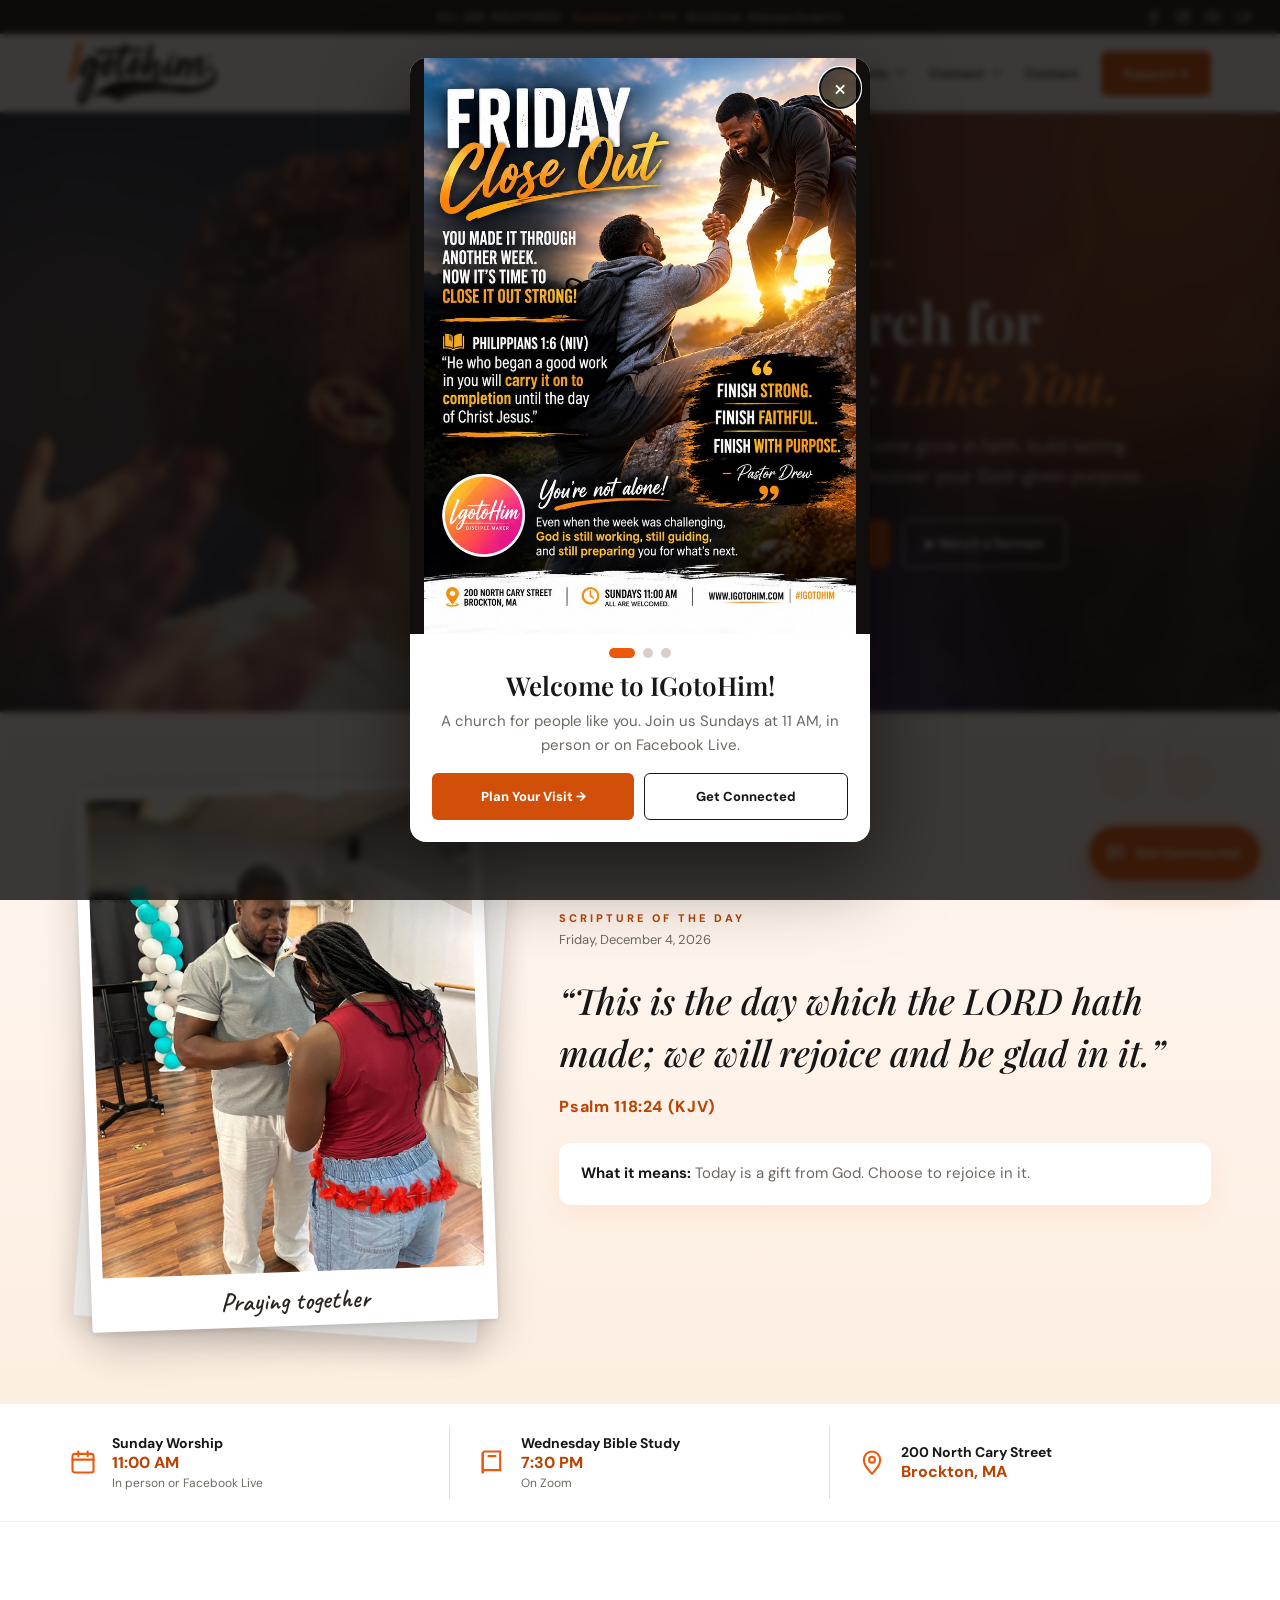
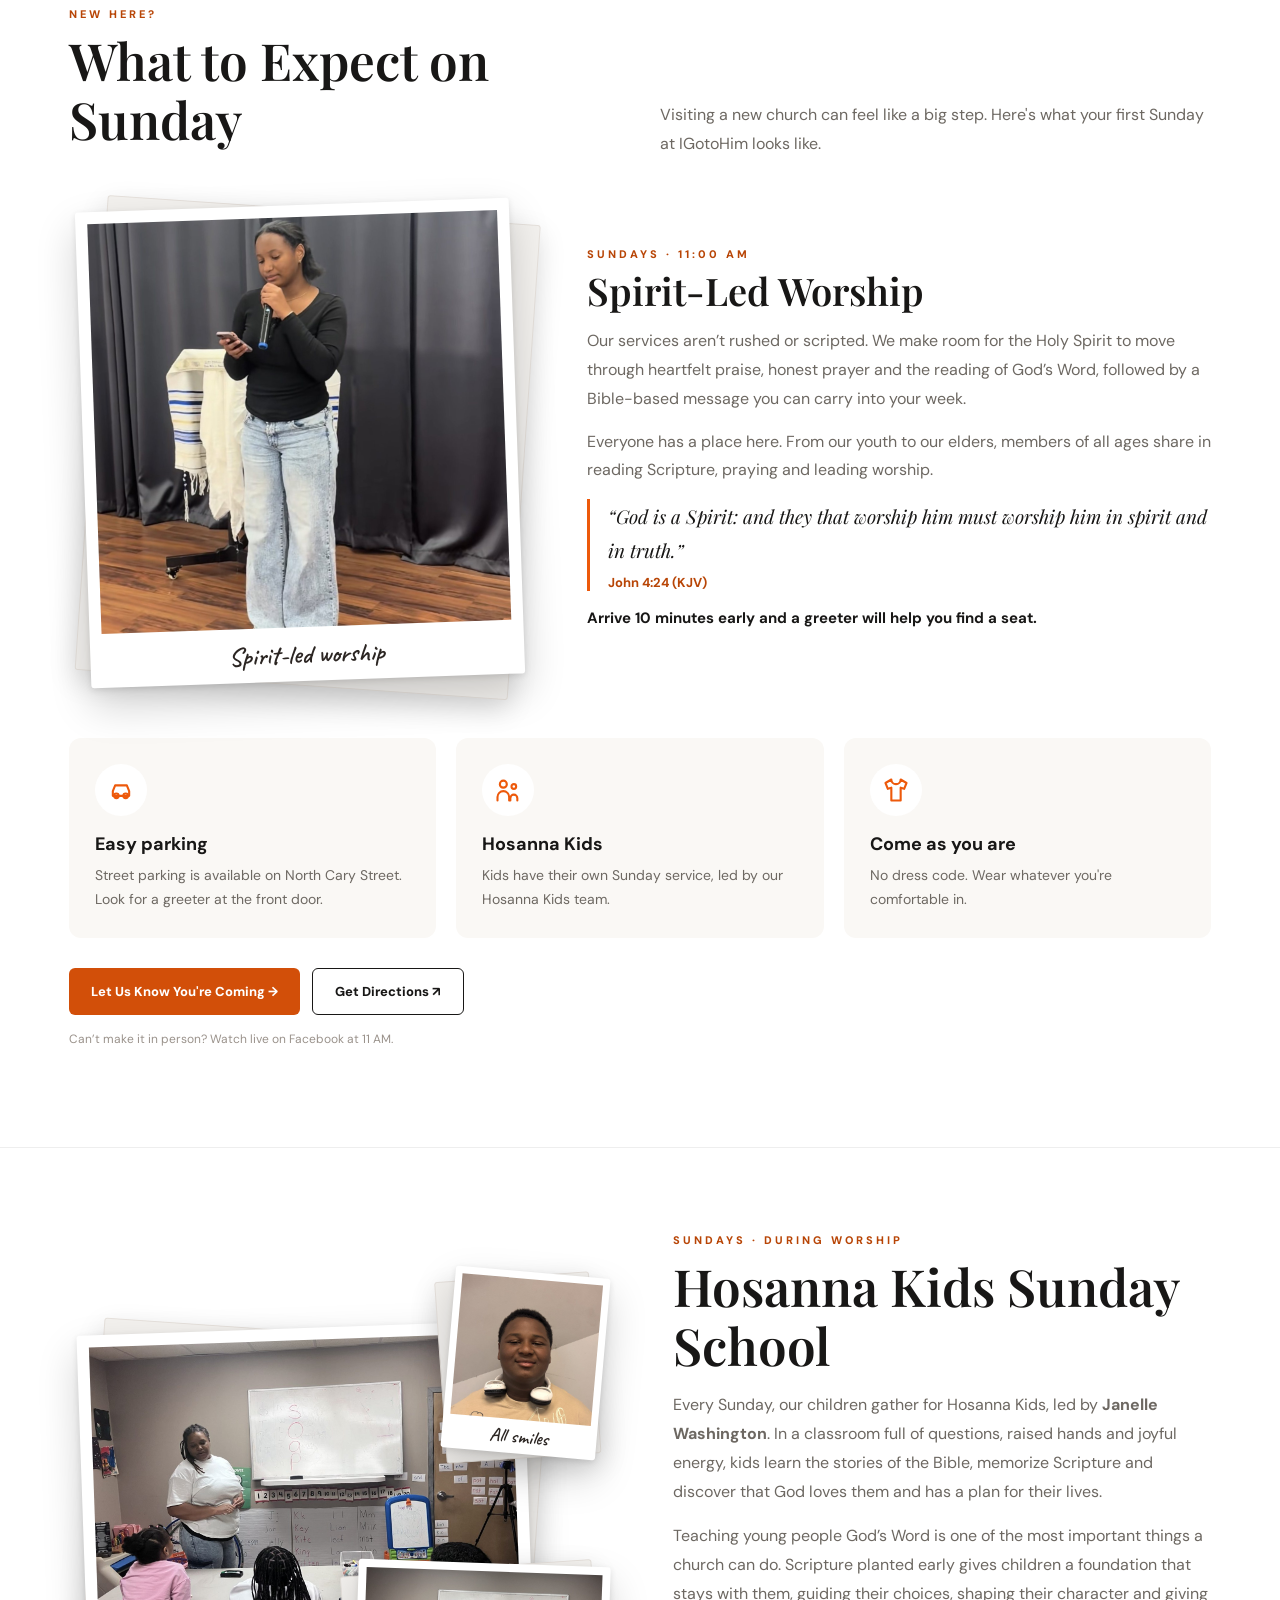
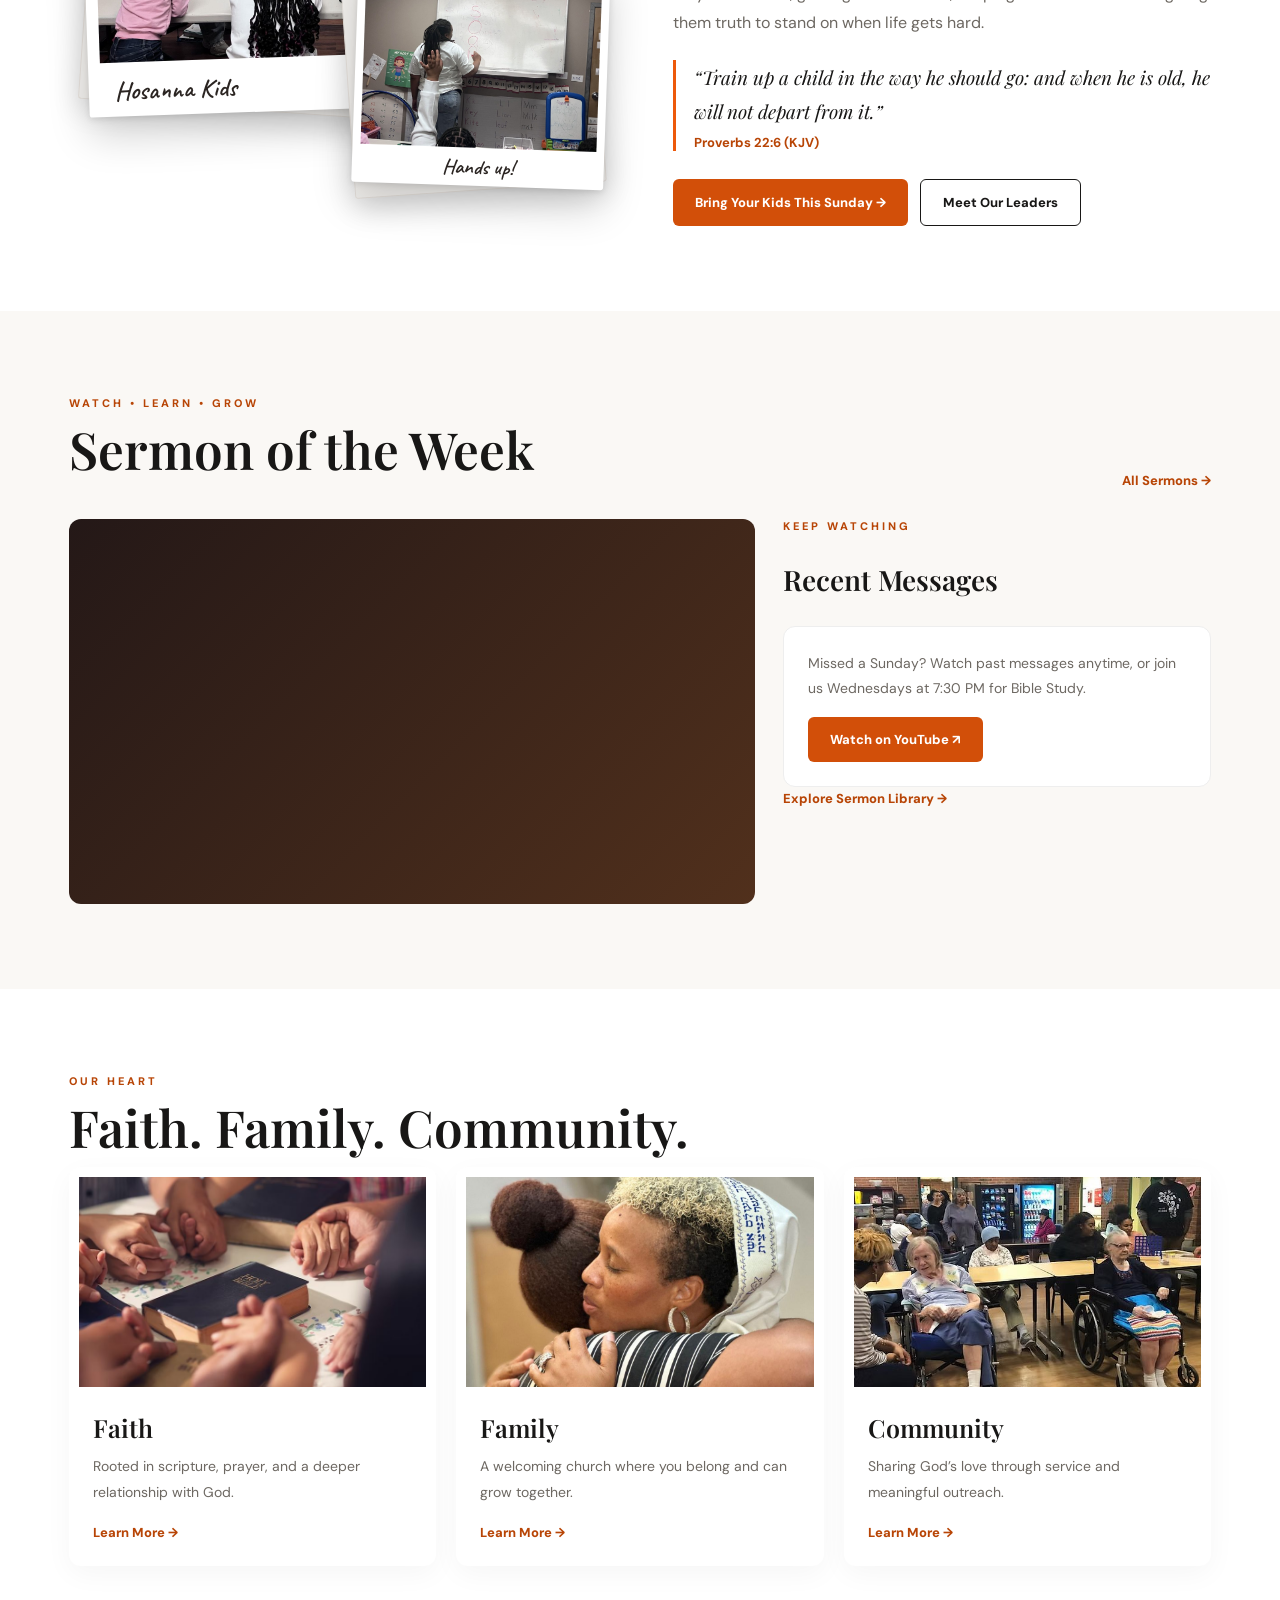
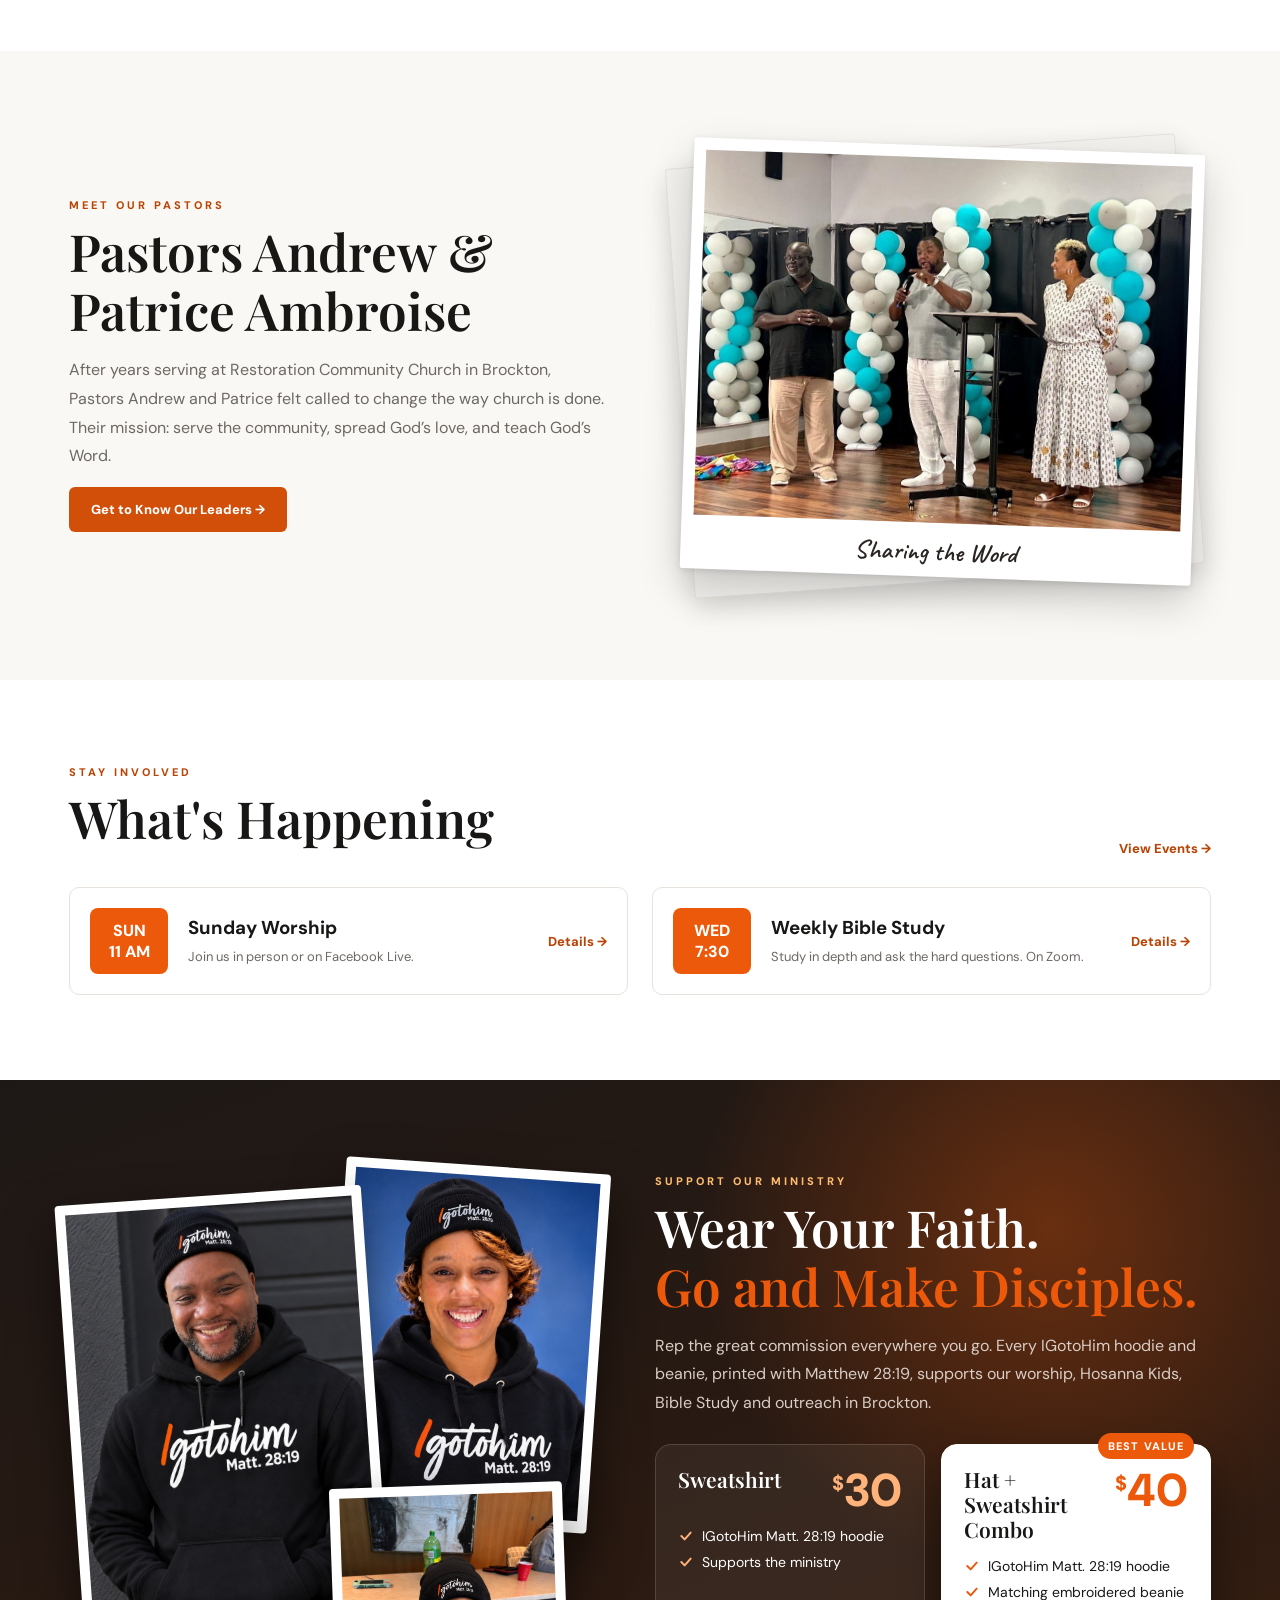
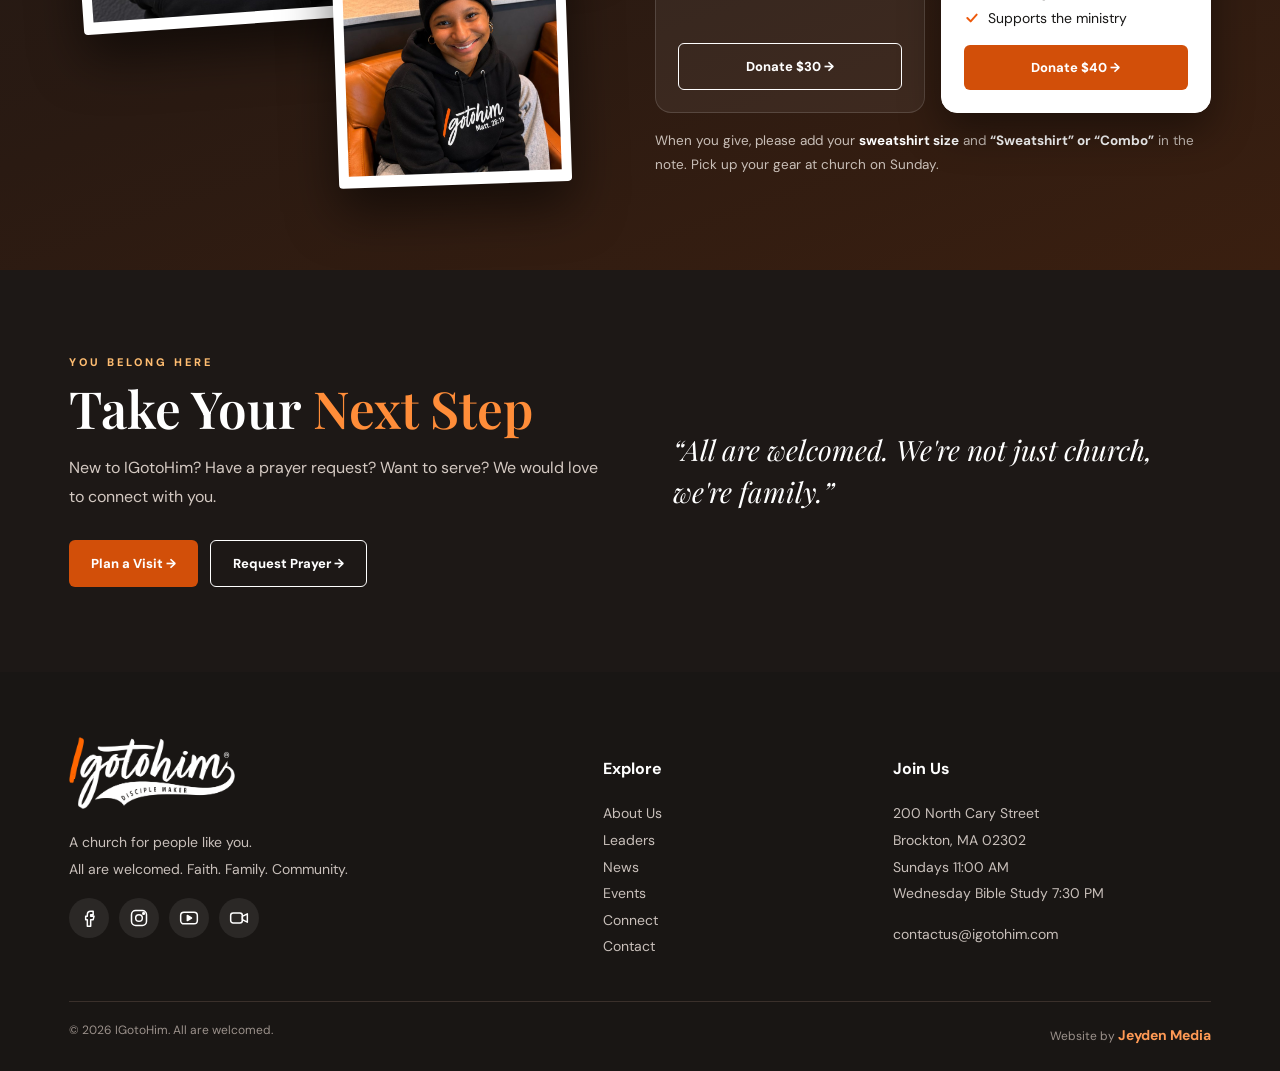
<file: index.html>
<!doctype html><html lang="en"><head><meta charset="utf-8"><meta name="viewport" content="width=device-width,initial-scale=1"><meta name="theme-color" content="#ed590b"><meta name="description" content="IGotoHim is a welcoming, Bible-based church in Brockton, MA. Join us Sundays at 11 AM at 200 North Cary Street or live on Facebook. All are welcomed."><link rel="canonical" href="https://www.igotohim.com/"><meta name="robots" content="index,follow"><link rel="icon" type="image/png" href="assets/img/favicon.png"><link rel="apple-touch-icon" href="assets/img/apple-touch-icon.png"><meta property="og:type" content="website"><meta property="og:site_name" content="IGotoHim"><meta property="og:title" content="IGotoHim | Brockton, MA | Sundays 11 AM"><meta property="og:description" content="IGotoHim is a welcoming, Bible-based church in Brockton, MA. Join us Sundays at 11 AM at 200 North Cary Street or live on Facebook. All are welcomed."><meta property="og:url" content="https://www.igotohim.com/"><meta property="og:image" content="https://www.igotohim.com/assets/img/og-image.jpg"><meta property="og:image:width" content="1200"><meta property="og:image:height" content="630"><meta property="og:image:alt" content="IGotoHim: A church for people like you"><meta property="og:locale" content="en_US"><meta name="twitter:card" content="summary_large_image"><meta name="twitter:title" content="IGotoHim | Brockton, MA | Sundays 11 AM"><meta name="twitter:description" content="IGotoHim is a welcoming, Bible-based church in Brockton, MA. Join us Sundays at 11 AM at 200 North Cary Street or live on Facebook. All are welcomed."><meta name="twitter:image" content="https://www.igotohim.com/assets/img/og-image.jpg"><meta name="geo.region" content="US-MA"><meta name="geo.placename" content="Brockton"><script type="application/ld+json">{"@context": "https://schema.org", "@type": "Church", "name": "IGotoHim", "alternateName": "Hosanna International Ministries", "url": "https://www.igotohim.com/", "logo": "https://www.igotohim.com/assets/logo.png", "image": "https://www.igotohim.com/assets/img/og-image.jpg", "description": "IGotoHim is a welcoming, Bible-based church in Brockton, MA. Join us Sundays at 11 AM at 200 North Cary Street or live on Facebook. All are welcomed.", "email": "contactus@igotohim.com", "address": {"@type": "PostalAddress", "streetAddress": "200 North Cary Street", "addressLocality": "Brockton", "addressRegion": "MA", "postalCode": "02302", "addressCountry": "US"}, "openingHoursSpecification": [{"@type": "OpeningHoursSpecification", "dayOfWeek": "Sunday", "opens": "11:00", "closes": "12:30"}, {"@type": "OpeningHoursSpecification", "dayOfWeek": "Wednesday", "opens": "19:30", "closes": "21:00"}], "sameAs": ["https://www.facebook.com/people/Igotohim-Hosanna-Intl-Ministries/61551890927696/", "https://www.instagram.com/hosannaintministries/", "https://www.youtube.com/@igotohim"], "founder": [{"@type": "Person", "name": "Andrew Ambroise", "jobTitle": "Senior Pastor"}, {"@type": "Person", "name": "Patrice Ambroise", "jobTitle": "Senior Pastor"}]}</script><title>IGotoHim | Brockton, MA | Sundays 11 AM</title><link rel="stylesheet" href="assets/style.css?v=20261126a"><script defer src="assets/config.js?v=20261126a"></script><script defer src="assets/app.js?v=20261126a"></script><script defer src="assets/scripture.js?v=20261126a"></script></head><body><div id="site-header"><div class="topbar">ALL ARE WELCOMED · <span>Sundays at 11 AM</span><span class="tb-loc"> · Brockton, Massachusetts</span></div><header class="nav"><div class="container nav-inner"><a class="nav-donate" href="https://app.easytithe.com/App/Form/7c1a2889-3194-436c-9861-6d94e68240a6" target="_blank" rel="noopener" aria-label="Donate to IGotoHim"><svg viewBox="0 0 24 24" aria-hidden="true"><path d="M12 20s-7-4.4-7-10a4 4 0 0 1 7-2.6A4 4 0 0 1 19 10c0 5.6-7 10-7 10z"/></svg><span>Donate</span></a><a class="brand" href="index.html"><img src="assets/logo.png" alt="IGotoHim — Disciple Maker" width="900" height="390"></a><button class="menu" aria-label="Toggle menu" aria-expanded="false">☰</button><nav class="navlinks" aria-label="Main"><a class="navitem active" href="index.html">Home</a><div class="dropdown"><a class="navitem" href="about.html" aria-haspopup="true">About <svg class="chev" viewBox="0 0 24 24" aria-hidden="true"><path d="m6 9 6 6 6-6"/></svg></a><div class="dropmenu"><a href="leadership.html">Leaders</a><a href="sermons.html">Sermons</a></div></div><a class="navitem" href="news.html">News</a><div class="dropdown"><a class="navitem" href="events.html" aria-haspopup="true">Events <svg class="chev" viewBox="0 0 24 24" aria-hidden="true"><path d="m6 9 6 6 6-6"/></svg></a><div class="dropmenu"><a href="events.html#sunday-service">Sunday Service</a><a href="events.html#bible-study">Bible Study</a></div></div><div class="dropdown"><a class="navitem" href="connect.html" aria-haspopup="true">Connect <svg class="chev" viewBox="0 0 24 24" aria-hidden="true"><path d="m6 9 6 6 6-6"/></svg></a><div class="dropmenu"><a href="connect.html#baptism">Baptism</a><a href="ministries.html">Ministries</a></div></div><a class="navitem" href="contact.html">Contact</a><a class="btn" href="https://app.easytithe.com/App/Form/7c1a2889-3194-436c-9861-6d94e68240a6" target="_blank" rel="noopener">Support →</a></nav></div></header></div><main><section class="hero banner" aria-label="Worshippers singing with hands raised"><div class="hero-fx" aria-hidden="true"><span class="glow g1"></span><span class="glow g2"></span><span class="glow g3"></span><span class="beam b1"></span><span class="beam b2"></span><span class="beam b3"></span><div class="sparks"><i style="--x:32%;--d:14.3s;--delay:-2.3s;--s:6px"></i><i style="--x:82%;--d:14.2s;--delay:-10.9s;--s:6px"></i><i style="--x:35%;--d:14.0s;--delay:-3.5s;--s:6px"></i><i style="--x:71%;--d:16.5s;--delay:-8.6s;--s:4px"></i><i style="--x:31%;--d:14.7s;--delay:-15.6s;--s:6px"></i><i style="--x:96%;--d:9.1s;--delay:-14.0s;--s:4px"></i><i style="--x:77%;--d:9.4s;--delay:-14.0s;--s:5px"></i><i style="--x:62%;--d:14.4s;--delay:-16.6s;--s:6px"></i><i style="--x:93%;--d:16.1s;--delay:-7.7s;--s:6px"></i><i style="--x:19%;--d:16.9s;--delay:-1.8s;--s:4px"></i><i style="--x:65%;--d:11.0s;--delay:-17.4s;--s:6px"></i><i style="--x:82%;--d:16.7s;--delay:-7.6s;--s:6px"></i><i style="--x:75%;--d:12.2s;--delay:-10.5s;--s:4px"></i><i style="--x:45%;--d:15.1s;--delay:-16.7s;--s:5px"></i><i style="--x:79%;--d:15.0s;--delay:-2.9s;--s:5px"></i><i style="--x:71%;--d:17.1s;--delay:-10.2s;--s:4px"></i><i style="--x:83%;--d:16.5s;--delay:-10.3s;--s:5px"></i><i style="--x:17%;--d:9.6s;--delay:-15.4s;--s:6px"></i><i style="--x:13%;--d:12.1s;--delay:-1.2s;--s:4px"></i><i style="--x:4%;--d:11.6s;--delay:-13.8s;--s:3px"></i><i style="--x:7%;--d:14.4s;--delay:-13.7s;--s:6px"></i><i style="--x:93%;--d:14.3s;--delay:-9.9s;--s:5px"></i></div></div><div class="container hero-grid"><div class="hero-spacer"></div><div><div class="eyebrow">WELCOME TO IGOTOHIM</div><h1>A Church for People <em>Like You.</em></h1><p>All are welcomed. Come grow in faith, build lasting relationships, and discover your God-given purpose.</p><div class="actions"><a class="btn" href="#expect">Plan Your First Visit →</a><a class="btn outline" href="#sermon-week">▶ Watch a Sermon</a></div></div></div></section><section class="section scripture" id="scripture-of-day" aria-labelledby="sotd-h"><div class="container scripture-grid"><div class="pol-wrap tilt-l pw-sotd-photo"><figure class="polaroid"><img class="sotd-photo" src="assets/img/pastor-prayer.jpg" alt="Pastor Drew Ambroise praying with a church member"><figcaption>Praying together</figcaption></figure></div><div class="scripture-inner"><div class="eyebrow" id="sotd-h">SCRIPTURE OF THE DAY</div><div class="sotd-date" data-s="date"></div><blockquote class="sotd-text" data-s="text">“It is of the LORD's mercies that we are not consumed, because his compassions fail not. They are new every morning: great is thy faithfulness.”</blockquote><div class="sotd-ref" data-s="ref">Lamentations 3:22-23 (KJV)</div><div class="sotd-meaning"><b>What it means:</b> <span data-s="meaning">God’s mercy never runs out. Every morning brings a fresh supply.</span></div></div></div></section><div class="service-strip"><div class="container service-grid"><div class="service-item"><div class="sym"><svg viewBox="0 0 24 24" aria-hidden="true"><rect x="3" y="5" width="18" height="16" rx="2"/><path d="M3 10h18M8 3v4M16 3v4"/></svg></div><div><b>Sunday Worship</b><span>11:00 AM</span><small class="sub">In person or Facebook Live</small></div></div><div class="service-item"><div class="sym"><svg viewBox="0 0 24 24" aria-hidden="true"><path d="M4 5a2 2 0 0 1 2-2h13v16H6a2 2 0 0 0-2 2z"/><path d="M4 21V5M9 7h6"/></svg></div><div><b>Wednesday Bible Study</b><span>7:30 PM</span><small class="sub">On Zoom</small></div></div><div class="service-item"><div class="sym"><svg viewBox="0 0 24 24" aria-hidden="true"><path d="M12 22s7-6.2 7-12a7 7 0 0 0-14 0c0 5.8 7 12 7 12z"/><circle cx="12" cy="10" r="2.5"/></svg></div><div><b>200 North Cary Street</b><span>Brockton, MA</span></div></div></div></div><section class="section expect" id="expect"><div class="container"><div class="expect-head"><div><div class="eyebrow">NEW HERE?</div><h2>What to Expect on Sunday</h2></div><p>Visiting a new church can feel like a big step. Here's what your first Sunday at IGotoHim looks like.</p></div><div class="expect-feature"><div class="pol-wrap tilt-l"><figure class="polaroid"><img loading="lazy" src="assets/img/spirit-led-worship.jpg" alt="A young member leading Scripture reading during Sunday worship"><figcaption>Spirit-led worship</figcaption></figure></div><div><div class="eyebrow">SUNDAYS · 11:00 AM</div><h3 class="ef-title">Spirit-Led Worship</h3><p>Our services aren’t rushed or scripted. We make room for the Holy Spirit to move through heartfelt praise, honest prayer and the reading of God’s Word, followed by a Bible-based message you can carry into your week.</p><p>Everyone has a place here. From our youth to our elders, members of all ages share in reading Scripture, praying and leading worship.</p><p class="scripture-q">“God is a Spirit: and they that worship him must worship him in spirit and in truth.”<span>John 4:24 (KJV)</span></p><p class="ef-note">Arrive 10 minutes early and a greeter will help you find a seat.</p></div></div><div class="expect-grid three"><div class="expect-item"><div class="sym"><svg viewBox="0 0 24 24" aria-hidden="true"><path d="M5 17h14v-4l-2-5H7l-2 5z"/><circle cx="8" cy="17" r="2"/><circle cx="16" cy="17" r="2"/></svg></div><h3>Easy parking</h3><p>Street parking is available on North Cary Street. Look for a greeter at the front door.</p></div><div class="expect-item"><div class="sym"><svg viewBox="0 0 24 24" aria-hidden="true"><circle cx="8" cy="7" r="3"/><circle cx="17" cy="9" r="2"/><path d="M3 21v-3a5 5 0 0 1 10 0v3M14 21v-2a3 3 0 0 1 6 0v2"/></svg></div><h3>Hosanna Kids</h3><p>Kids have their own Sunday service, led by our Hosanna Kids team.</p></div><div class="expect-item"><div class="sym"><svg viewBox="0 0 24 24" aria-hidden="true"><path d="M8 3 3 6l2 5 3-1v11h8V10l3 1 2-5-5-3a4 4 0 0 1-8 0z"/></svg></div><h3>Come as you are</h3><p>No dress code. Wear whatever you're comfortable in.</p></div></div><div class="actions"><a class="btn" href="contact.html#visit">Let Us Know You're Coming →</a><a class="btn outline dark-outline" href="https://maps.google.com/?q=200+North+Cary+Street+Brockton+MA+02302" target="_blank" rel="noopener">Get Directions ↗</a></div><p class="verify-note">Can’t make it in person? Watch live on Facebook at 11 AM. </p></div></section><section class="section kids-feature" id="hosanna-kids"><div class="container split"><div class="kf-photos"><div class="pol-wrap tilt-l kf-main"><figure class="polaroid"><img loading="lazy" src="assets/img/kids-sunday-school.jpg" alt="Janelle Washington teaching Hosanna Kids Sunday school"><figcaption>Hosanna Kids</figcaption></figure></div><div class="pol-wrap tilt-r kf-small"><figure class="polaroid"><img loading="lazy" src="assets/img/kids-sunday-school-2.jpg" alt="Hosanna Kids learning at the whiteboard"><figcaption>Hands up!</figcaption></figure></div><div class="pol-wrap tilt-r kf-top"><figure class="polaroid"><img loading="lazy" src="assets/img/kids-sunday-school-3.jpg" alt="A smiling Hosanna Kids student"><figcaption>All smiles</figcaption></figure></div></div><div><div class="eyebrow">SUNDAYS · DURING WORSHIP</div><h2>Hosanna Kids Sunday School</h2><p>Every Sunday, our children gather for Hosanna Kids, led by <strong>Janelle Washington</strong>. In a classroom full of questions, raised hands and joyful energy, kids learn the stories of the Bible, memorize Scripture and discover that God loves them and has a plan for their lives.</p><p>Teaching young people God’s Word is one of the most important things a church can do. Scripture planted early gives children a foundation that stays with them, guiding their choices, shaping their character and giving them truth to stand on when life gets hard.</p><p class="scripture-q">“Train up a child in the way he should go: and when he is old, he will not depart from it.”<span>Proverbs 22:6 (KJV)</span></p><div class="actions"><a class="btn" href="contact.html#visit">Bring Your Kids This Sunday →</a><a class="btn outline dark-outline" href="leadership.html">Meet Our Leaders</a></div></div></div></section><section class="section soft" id="sermon-week"><div class="container"><div class="section-head"><div><div class="eyebrow">WATCH • LEARN • GROW</div><h2>Sermon of the Week</h2></div><a class="textlink" href="sermons.html">All Sermons →</a></div><div class="sermon-layout"><div><div class="player" id="sermon-player" aria-label="Featured sermon video"></div></div><div><div class="eyebrow">KEEP WATCHING</div><h3 style="font:600 28px 'Playfair Display',serif">Recent Messages</h3><div id="recent-sermons"></div><a class="textlink" href="sermons.html">Explore Sermon Library →</a></div></div></div></section><section class="section"><div class="container"><div class="eyebrow">OUR HEART</div><h2>Faith. Family. Community.</h2><div class="cards"><a class="card" href="about.html"><img loading="lazy" src="assets/img/biblestudy.jpg" alt="Hands joined in prayer over an open Bible"><div class="card-content"><h3>Faith</h3><p>Rooted in scripture, prayer, and a deeper relationship with God.</p><span class="textlink">Learn More →</span></div></a><a class="card" href="ministries.html"><img loading="lazy" src="assets/img/fellowship-hug.jpg" alt="Two church members sharing a warm hug" class="pos-top"><div class="card-content"><h3>Family</h3><p>A welcoming church where you belong and can grow together.</p><span class="textlink">Learn More →</span></div></a><a class="card" href="events.html"><img loading="lazy" src="assets/img/outreach.jpg" alt="IGotoHim members visiting seniors at a care home"><div class="card-content"><h3>Community</h3><p>Sharing God’s love through service and meaningful outreach.</p><span class="textlink">Learn More →</span></div></a></div></div></section><section class="section soft"><div class="container split"><div><div class="eyebrow">MEET OUR PASTORS</div><h2>Pastors Andrew &amp; Patrice Ambroise</h2><p>After years serving at Restoration Community Church in Brockton, Pastors Andrew and Patrice felt called to change the way church is done. Their mission: serve the community, spread God’s love, and teach God’s Word.</p><a class="btn" href="leadership.html">Get to Know Our Leaders →</a></div><div class="pol-wrap tilt-r pw-pastor-photo pw-wide"><figure class="polaroid"><img loading="lazy" src="assets/img/leaders-event.jpg?v=2" alt="Pastor Andrew Ambroise speaking at a church gathering" class="pastor-photo wide"><figcaption>Sharing the Word</figcaption></figure></div></div></section><section class="section"><div class="container"><div class="section-head"><div><div class="eyebrow">STAY INVOLVED</div><h2>What's Happening</h2></div><a class="textlink" href="events.html">View Events →</a></div><div class="grid2"><div class="event"><div class="date">SUN<br>11 AM</div><div><h3>Sunday Worship</h3><p>Join us in person or on Facebook Live.</p></div><a class="textlink" href="events.html#sunday-service">Details →</a></div><div class="event"><div class="date">WED<br>7:30</div><div><h3>Weekly Bible Study</h3><p>Study in depth and ask the hard questions. On Zoom.</p></div><a class="textlink" href="events.html#bible-study">Details →</a></div></div></div></section><section class="section merch" id="support-merch"><div class="container"><div class="merch-grid"><div class="merch-photos"><figure class="mp mp1"><img loading="lazy" src="assets/img/merch-1.jpg" alt="Man wearing the IGotoHim Matt. 28:19 hoodie and beanie"></figure><figure class="mp mp2"><img loading="lazy" src="assets/img/merch-3.jpg" alt="Woman wearing the IGotoHim Matt. 28:19 hoodie and beanie"></figure><figure class="mp mp3"><img loading="lazy" src="assets/img/merch-2.jpg" alt="Young woman wearing the IGotoHim hoodie and beanie"></figure></div><div class="merch-copy"><div class="eyebrow">SUPPORT OUR MINISTRY</div><h2>Wear Your Faith.<br><span class="accent">Go and Make Disciples.</span></h2><p>Rep the great commission everywhere you go. Every IGotoHim hoodie and beanie, printed with Matthew 28:19, supports our worship, Hosanna Kids, Bible Study and outreach in Brockton.</p><div class="offers"><div class="offer"><div class="offer-top"><h3>Sweatshirt</h3><div class="price"><sup>$</sup>30</div></div><ul><li><svg viewBox="0 0 24 24" aria-hidden="true"><path d="m5 12 5 5 9-10"/></svg>IGotoHim Matt. 28:19 hoodie</li><li><svg viewBox="0 0 24 24" aria-hidden="true"><path d="m5 12 5 5 9-10"/></svg>Supports the ministry</li></ul><a class="btn" href="https://app.easytithe.com/App/Form/7c1a2889-3194-436c-9861-6d94e68240a6" target="_blank" rel="noopener">Donate $30 →</a></div><div class="offer best"><span class="badge">BEST VALUE</span><div class="offer-top"><h3>Hat + Sweatshirt Combo</h3><div class="price"><sup>$</sup>40</div></div><ul><li><svg viewBox="0 0 24 24" aria-hidden="true"><path d="m5 12 5 5 9-10"/></svg>IGotoHim Matt. 28:19 hoodie</li><li><svg viewBox="0 0 24 24" aria-hidden="true"><path d="m5 12 5 5 9-10"/></svg>Matching embroidered beanie</li><li><svg viewBox="0 0 24 24" aria-hidden="true"><path d="m5 12 5 5 9-10"/></svg>Supports the ministry</li></ul><a class="btn" href="https://app.easytithe.com/App/Form/7c1a2889-3194-436c-9861-6d94e68240a6" target="_blank" rel="noopener">Donate $40 →</a></div></div><p class="merch-note">When you give, please add your <b>sweatshirt size</b> and <b>“Sweatshirt” or “Combo”</b> in the note. Pick up your gear at church on Sunday.</p></div></div></div></section><section class="section dark"><div class="container split"><div><div class="eyebrow">YOU BELONG HERE</div><h2>Take Your <span class="accent">Next Step</span></h2><p>New to IGotoHim? Have a prayer request? Want to serve? We would love to connect with you.</p><div class="actions"><a class="btn" href="contact.html#visit">Plan a Visit →</a><a class="btn outline" href="contact.html#prayer">Request Prayer →</a></div></div><div class="quote">“All are welcomed. We're not just church, we're family.”</div></div></section></main><div id="site-footer"><footer class="footer"><div class="container"><div class="footer-grid"><div><a class="brand" href="index.html"><img src="assets/logo-white.png" alt="IGotoHim — Disciple Maker" width="900" height="390"></a><p>A church for people like you.<br>All are welcomed. Faith. Family. Community.</p></div><div><h4>Explore</h4><div><a href="about.html">About Us</a></div><div><a href="leadership.html">Leaders</a></div><div><a href="news.html">News</a></div><div><a href="events.html">Events</a></div><div><a href="connect.html">Connect</a></div><div><a href="contact.html">Contact</a></div></div><div><h4>Join Us</h4><p>200 North Cary Street<br>Brockton, MA 02302<br>Sundays 11:00 AM<br>Wednesday Bible Study 7:30 PM</p><p><a href="mailto:contactus@igotohim.com">contactus@igotohim.com</a></p></div></div><div class="footer-bottom"><span>© <span id="year">2026</span> IGotoHim. All are welcomed.</span><span class="credit">Website by <a href="https://jeydenmedia.com" target="_blank" rel="noopener">Jeyden Media</a></span></div></div></footer></div><div class="wm" id="welcome-modal" hidden><div class="wm-backdrop" data-close></div><div class="wm-box" role="dialog" aria-modal="true" aria-labelledby="wm-title"><button type="button" class="wm-close" data-close aria-label="Close welcome message">×</button><div class="wm-slides" aria-roledescription="carousel" aria-label="Welcome messages"><img class="wm-slide" data-days="sun" data-src="assets/img/daily-sun.jpg" width="1100" height="1100" alt="Sunday Kickoff: Consecration. Dedicated, set apart, greater purpose. Exodus 29:44. “You can’t expect to walk in God’s greater purpose while holding on to everything He’s asking you to release.” Pastor Drew"><img class="wm-slide" data-days="sun" data-src="assets/img/daily-sun-2.jpg" width="1100" height="1100" alt="Kickoff Sunday: Matthew 5:6, blessed are those who hunger and thirst for righteousness, for they will be filled. Expect God’s blessings this week! Sunday worship 11:00 AM, 200 North Cary Street, Brockton."><img class="wm-slide" data-days="sun" data-src="assets/img/daily-sun-3.jpg?v=2" width="733" height="1100" alt="You’re invited. God first. God focused. All are welcomed. A family of believers, uplifting worship and practical teaching. Sundays 11 AM and Bible Study Wednesdays at 7:30 PM. Love God. Love people. Make disciples."><img class="wm-slide" data-days="tue" data-src="assets/img/welcome-1.jpg" width="533" height="640" alt="Happy Tuesday from IGotoHim: I can do all things through Christ who strengthens me, Philippians 4:13. Remember, God is already working on what you are praying for. Keep going!"><img class="wm-slide" data-days="wed" data-src="assets/img/daily-wed.jpg" width="1005" height="1100" alt="Mid-Week Check In: Matthew 7:24, everyone who hears these words of mine and puts them into practice is like a wise man who built his house on the rock. “Build your life on God’s Word, not just by hearing it, but by doing it.” Pastor Drew"><img class="wm-slide" data-days="thu" data-src="assets/img/daily-thu.jpg" width="825" height="1100" alt="Thursday Motivation: The finish line is near. Galatians 6:9, let us not become weary in doing good. “God gave you the strength to start. Trust Him for the strength to finish.” Pastor Drew"><img class="wm-slide" data-days="fri" data-src="assets/img/daily-fri-1.jpg" width="825" height="1100" alt="Friday Close Out: You made it through another week. Philippians 1:6, He who began a good work in you will carry it on to completion. Finish strong, finish faithful, finish with purpose. Pastor Drew"><img class="wm-slide" data-days="fri" data-src="assets/img/daily-fri-2.jpg" width="825" height="1100" alt="Friday Close Out: Isaiah 41:10, so do not fear, for I am with you. Finish strong, finish faithful, finish with purpose. Pastor Drew"><img class="wm-slide" data-days="fri" data-src="assets/img/daily-fri-3.jpg" width="1005" height="1100" alt="Friday Close Out: As we close out the week, let’s reflect God’s character in all we do. Matthew 5:16, let your light shine before others. Finish strong, finish faithful, finish with purpose. Pastor Drew"><img class="wm-slide" data-days="mon" data-src="assets/img/daily-mon.jpg" width="825" height="1100" alt="Monday Motivation: The finish line is near. Galatians 6:9, let us not become weary in doing good. “God gave you the strength to start. Trust Him for the strength to finish.” Pastor Drew"><img class="wm-slide" data-days="sat" data-src="assets/img/welcome-2.jpg" width="486" height="640" alt="But God shows his love for us in that while we were still sinners, Christ died for us, Romans 5:8. God’s love: unconditional, unending, unwavering."><div class="wm-dots"></div></div><div class="wm-body"><h2 id="wm-title">Welcome to IGotoHim!</h2><p>A church for people like you. Join us Sundays at 11 AM, in person or on Facebook Live.</p><div class="wm-actions"><a class="btn" href="contact.html#visit">Plan Your Visit →</a><a class="btn outline dark-outline" href="connect.html">Get Connected</a></div></div></div></div><script defer src="assets/welcome.js?v=20261126a"></script><script defer src="assets/assistant.js?v=20261126a"></script></body></html>
</file>
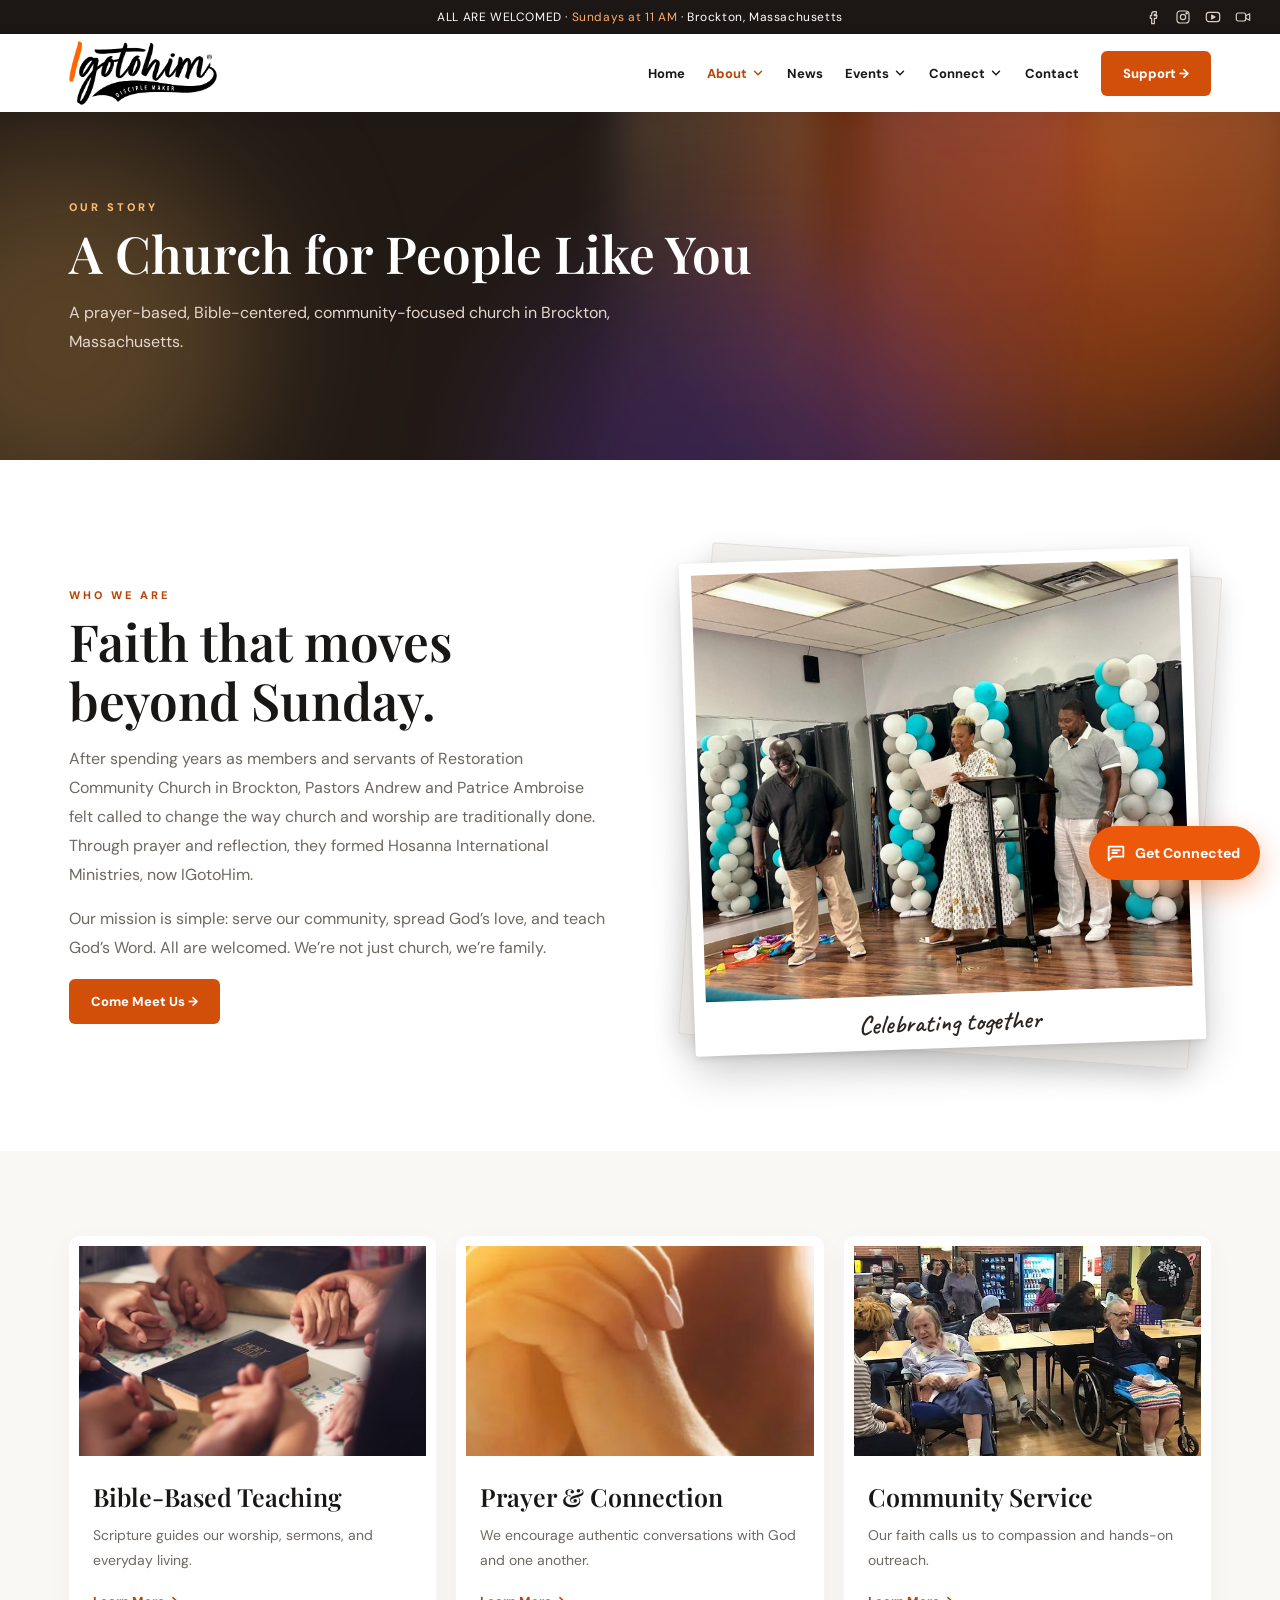
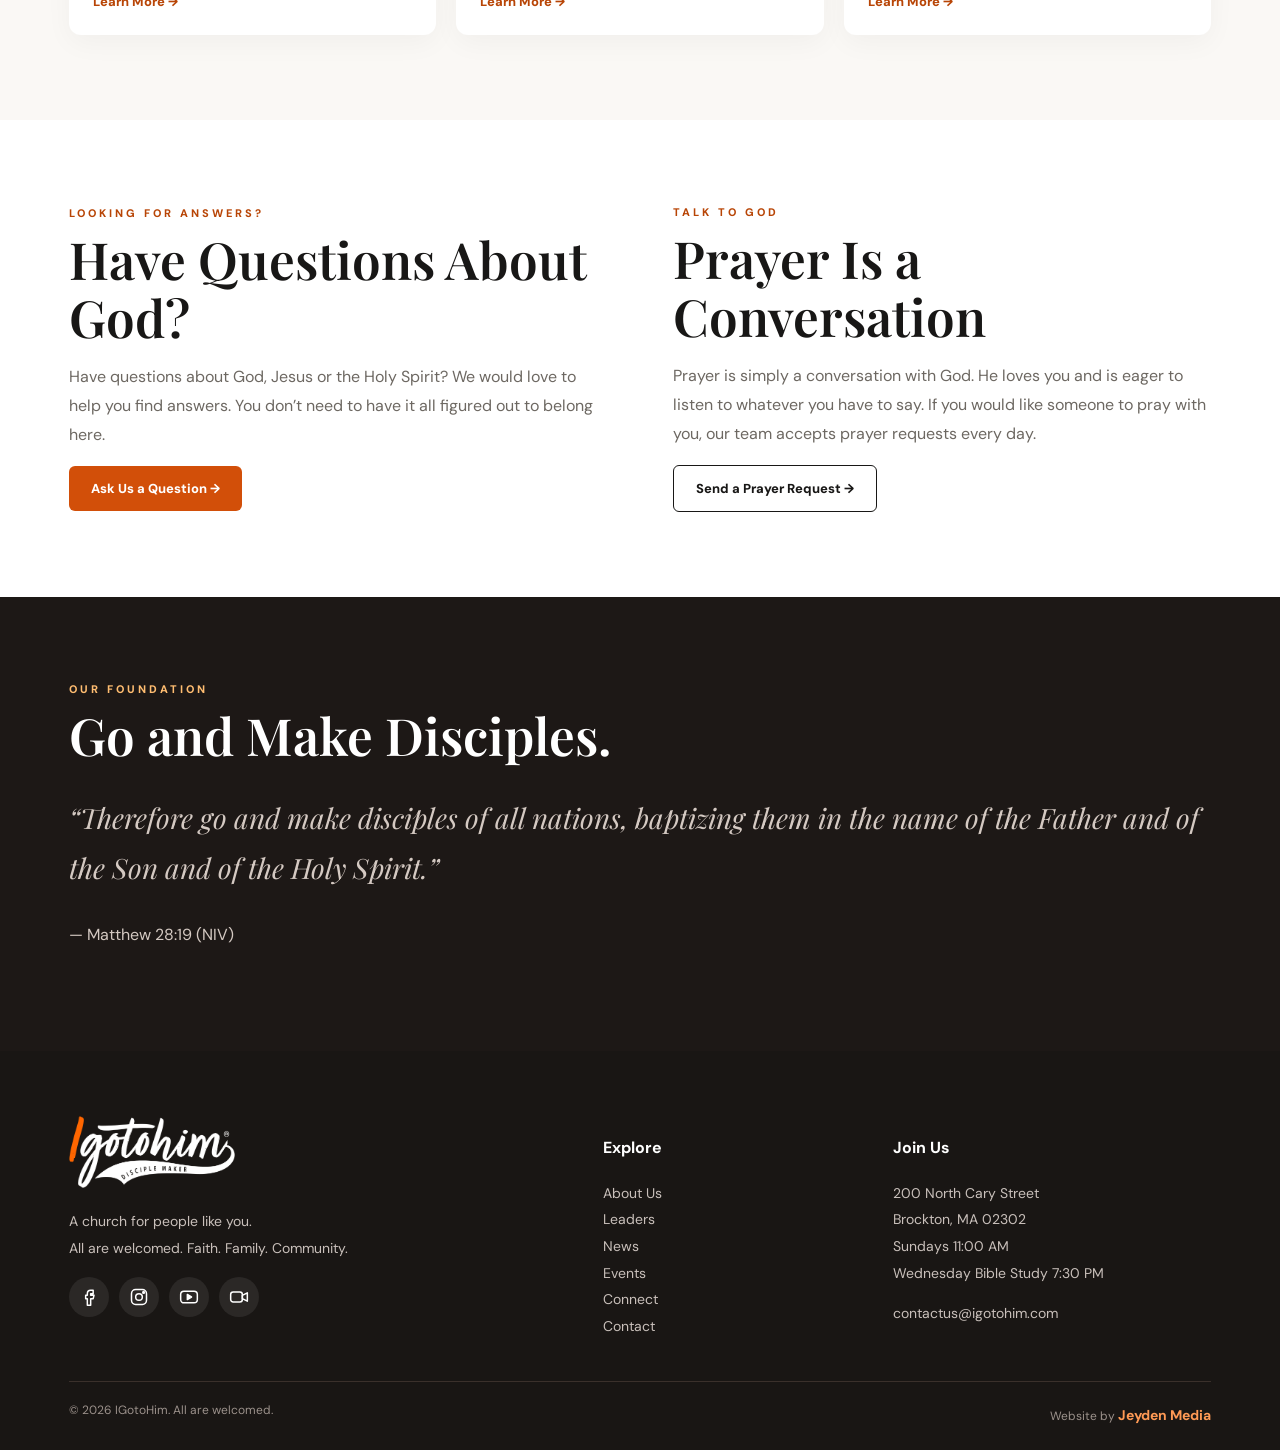
<file: about.html>
<!doctype html><html lang="en"><head><meta charset="utf-8"><meta name="viewport" content="width=device-width,initial-scale=1"><meta name="theme-color" content="#ed590b"><meta name="description" content="The story of IGotoHim (formerly Hosanna International Ministries), led by Pastors Andrew and Patrice Ambroise, making disciples in Brockton, MA."><link rel="canonical" href="https://www.igotohim.com/about.html"><meta name="robots" content="index,follow"><link rel="icon" type="image/png" href="assets/img/favicon.png"><link rel="apple-touch-icon" href="assets/img/apple-touch-icon.png"><meta property="og:type" content="website"><meta property="og:site_name" content="IGotoHim"><meta property="og:title" content="About Us | IGotoHim Brockton, MA"><meta property="og:description" content="The story of IGotoHim (formerly Hosanna International Ministries), led by Pastors Andrew and Patrice Ambroise, making disciples in Brockton, MA."><meta property="og:url" content="https://www.igotohim.com/about.html"><meta property="og:image" content="https://www.igotohim.com/assets/img/og-image.jpg"><meta property="og:image:width" content="1200"><meta property="og:image:height" content="630"><meta property="og:image:alt" content="IGotoHim: A church for people like you"><meta property="og:locale" content="en_US"><meta name="twitter:card" content="summary_large_image"><meta name="twitter:title" content="About Us | IGotoHim Brockton, MA"><meta name="twitter:description" content="The story of IGotoHim (formerly Hosanna International Ministries), led by Pastors Andrew and Patrice Ambroise, making disciples in Brockton, MA."><meta name="twitter:image" content="https://www.igotohim.com/assets/img/og-image.jpg"><meta name="geo.region" content="US-MA"><meta name="geo.placename" content="Brockton"><title>About Us | IGotoHim Brockton, MA</title><link rel="stylesheet" href="assets/style.css?v=20261126a"><script defer src="assets/config.js?v=20261126a"></script><script defer src="assets/app.js?v=20261126a"></script></head><body><div id="site-header"><div class="topbar">ALL ARE WELCOMED · <span>Sundays at 11 AM</span><span class="tb-loc"> · Brockton, Massachusetts</span></div><header class="nav"><div class="container nav-inner"><a class="nav-donate" href="https://app.easytithe.com/App/Form/7c1a2889-3194-436c-9861-6d94e68240a6" target="_blank" rel="noopener" aria-label="Donate to IGotoHim"><svg viewBox="0 0 24 24" aria-hidden="true"><path d="M12 20s-7-4.4-7-10a4 4 0 0 1 7-2.6A4 4 0 0 1 19 10c0 5.6-7 10-7 10z"/></svg><span>Donate</span></a><a class="brand" href="index.html"><img src="assets/logo.png" alt="IGotoHim — Disciple Maker" width="900" height="390"></a><button class="menu" aria-label="Toggle menu" aria-expanded="false">☰</button><nav class="navlinks" aria-label="Main"><a class="navitem" href="index.html">Home</a><div class="dropdown"><a class="navitem active" href="about.html" aria-haspopup="true">About <svg class="chev" viewBox="0 0 24 24" aria-hidden="true"><path d="m6 9 6 6 6-6"/></svg></a><div class="dropmenu"><a href="leadership.html">Leaders</a><a href="sermons.html">Sermons</a></div></div><a class="navitem" href="news.html">News</a><div class="dropdown"><a class="navitem" href="events.html" aria-haspopup="true">Events <svg class="chev" viewBox="0 0 24 24" aria-hidden="true"><path d="m6 9 6 6 6-6"/></svg></a><div class="dropmenu"><a href="events.html#sunday-service">Sunday Service</a><a href="events.html#bible-study">Bible Study</a></div></div><div class="dropdown"><a class="navitem" href="connect.html" aria-haspopup="true">Connect <svg class="chev" viewBox="0 0 24 24" aria-hidden="true"><path d="m6 9 6 6 6-6"/></svg></a><div class="dropmenu"><a href="connect.html#baptism">Baptism</a><a href="ministries.html">Ministries</a></div></div><a class="navitem" href="contact.html">Contact</a><a class="btn" href="https://app.easytithe.com/App/Form/7c1a2889-3194-436c-9861-6d94e68240a6" target="_blank" rel="noopener">Support →</a></nav></div></header></div><main><section class="page-hero"><div class="hero-fx" aria-hidden="true"><span class="glow g1"></span><span class="glow g2"></span><span class="glow g3"></span><span class="beam b1"></span><span class="beam b2"></span><span class="beam b3"></span><div class="sparks"><i style="--x:32%;--d:14.3s;--delay:-2.3s;--s:6px"></i><i style="--x:82%;--d:14.2s;--delay:-10.9s;--s:6px"></i><i style="--x:35%;--d:14.0s;--delay:-3.5s;--s:6px"></i><i style="--x:71%;--d:16.5s;--delay:-8.6s;--s:4px"></i><i style="--x:31%;--d:14.7s;--delay:-15.6s;--s:6px"></i><i style="--x:96%;--d:9.1s;--delay:-14.0s;--s:4px"></i><i style="--x:77%;--d:9.4s;--delay:-14.0s;--s:5px"></i><i style="--x:62%;--d:14.4s;--delay:-16.6s;--s:6px"></i><i style="--x:93%;--d:16.1s;--delay:-7.7s;--s:6px"></i><i style="--x:19%;--d:16.9s;--delay:-1.8s;--s:4px"></i><i style="--x:65%;--d:11.0s;--delay:-17.4s;--s:6px"></i><i style="--x:82%;--d:16.7s;--delay:-7.6s;--s:6px"></i><i style="--x:75%;--d:12.2s;--delay:-10.5s;--s:4px"></i><i style="--x:45%;--d:15.1s;--delay:-16.7s;--s:5px"></i><i style="--x:79%;--d:15.0s;--delay:-2.9s;--s:5px"></i><i style="--x:71%;--d:17.1s;--delay:-10.2s;--s:4px"></i><i style="--x:83%;--d:16.5s;--delay:-10.3s;--s:5px"></i><i style="--x:17%;--d:9.6s;--delay:-15.4s;--s:6px"></i><i style="--x:13%;--d:12.1s;--delay:-1.2s;--s:4px"></i><i style="--x:4%;--d:11.6s;--delay:-13.8s;--s:3px"></i><i style="--x:7%;--d:14.4s;--delay:-13.7s;--s:6px"></i><i style="--x:93%;--d:14.3s;--delay:-9.9s;--s:5px"></i></div></div><div class="container"><div class="eyebrow">OUR STORY</div><h1>A Church for People Like You</h1><p>A prayer-based, Bible-centered, community-focused church in Brockton, Massachusetts.</p></div></section><section class="section"><div class="container split"><div><div class="eyebrow">WHO WE ARE</div><h2>Faith that moves beyond Sunday.</h2><p>After spending years as members and servants of Restoration Community Church in Brockton, Pastors Andrew and Patrice Ambroise felt called to change the way church and worship are traditionally done. Through prayer and reflection, they formed Hosanna International Ministries, now IGotoHim.</p><p>Our mission is simple: serve our community, spread God’s love, and teach God’s Word. All are welcomed. We’re not just church, we’re family.</p><a class="btn" href="contact.html">Come Meet Us →</a></div><div class="pol-wrap tilt-l "><figure class="polaroid"><img src="assets/img/about-celebration.jpg?v=2" alt="IGotoHim leaders sharing a joyful moment at a church celebration"><figcaption>Celebrating together</figcaption></figure></div></div></section><section class="section soft"><div class="container"><div class="cards"><a class="card" href="sermons.html"><img loading="lazy" src="assets/img/biblestudy.jpg" alt="Bible-Based Teaching"><div class="card-content"><h3>Bible-Based Teaching</h3><p>Scripture guides our worship, sermons, and everyday living.</p><span class="textlink">Learn More →</span></div></a><a class="card" href="contact.html#prayer"><img loading="lazy" src="assets/img/prayer.jpg" alt="Hands folded in prayer"><div class="card-content"><h3>Prayer & Connection</h3><p>We encourage authentic conversations with God and one another.</p><span class="textlink">Learn More →</span></div></a><a class="card" href="ministries.html"><img loading="lazy" src="assets/img/outreach.jpg" alt="Community Service"><div class="card-content"><h3>Community Service</h3><p>Our faith calls us to compassion and hands-on outreach.</p><span class="textlink">Learn More →</span></div></a></div></div></section><section class="section"><div class="container split"><div><div class="eyebrow">LOOKING FOR ANSWERS?</div><h2>Have Questions About God?</h2><p>Have questions about God, Jesus or the Holy Spirit? We would love to help you find answers. You don’t need to have it all figured out to belong here.</p><a class="btn" href="contact.html#message">Ask Us a Question →</a></div><div><div class="eyebrow">TALK TO GOD</div><h2>Prayer Is a Conversation</h2><p>Prayer is simply a conversation with God. He loves you and is eager to listen to whatever you have to say. If you would like someone to pray with you, our team accepts prayer requests every day.</p><a class="btn outline dark-outline" href="contact.html#prayer">Send a Prayer Request →</a></div></div></section><section class="section dark"><div class="container"><div class="eyebrow">OUR FOUNDATION</div><h2>Go and Make Disciples.</h2><p class="quote">“Therefore go and make disciples of all nations, baptizing them in the name of the Father and of the Son and of the Holy Spirit.”</p><p>— Matthew 28:19 (NIV)</p></div></section></main><div id="site-footer"><footer class="footer"><div class="container"><div class="footer-grid"><div><a class="brand" href="index.html"><img src="assets/logo-white.png" alt="IGotoHim — Disciple Maker" width="900" height="390"></a><p>A church for people like you.<br>All are welcomed. Faith. Family. Community.</p></div><div><h4>Explore</h4><div><a href="about.html">About Us</a></div><div><a href="leadership.html">Leaders</a></div><div><a href="news.html">News</a></div><div><a href="events.html">Events</a></div><div><a href="connect.html">Connect</a></div><div><a href="contact.html">Contact</a></div></div><div><h4>Join Us</h4><p>200 North Cary Street<br>Brockton, MA 02302<br>Sundays 11:00 AM<br>Wednesday Bible Study 7:30 PM</p><p><a href="mailto:contactus@igotohim.com">contactus@igotohim.com</a></p></div></div><div class="footer-bottom"><span>© <span id="year">2026</span> IGotoHim. All are welcomed.</span><span class="credit">Website by <a href="https://jeydenmedia.com" target="_blank" rel="noopener">Jeyden Media</a></span></div></div></footer></div><script defer src="assets/assistant.js?v=20261126a"></script></body></html>
</file>
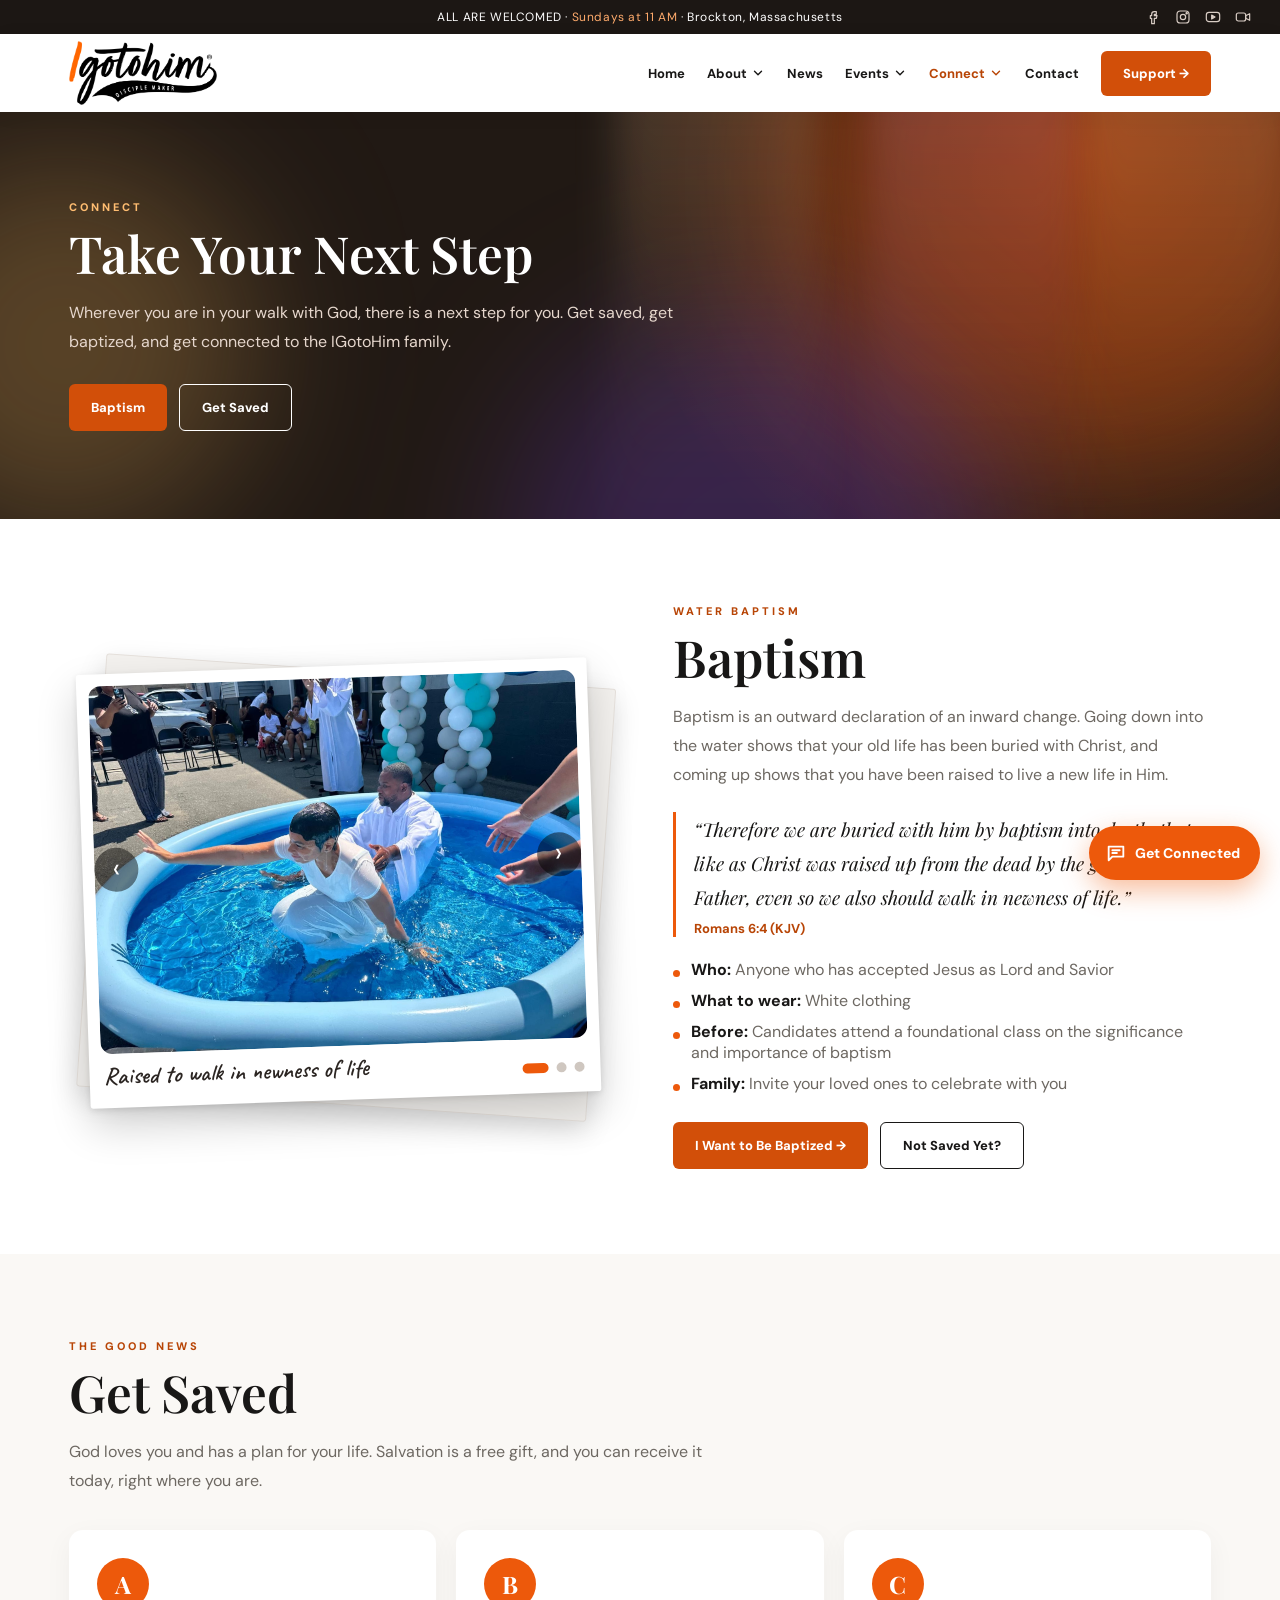
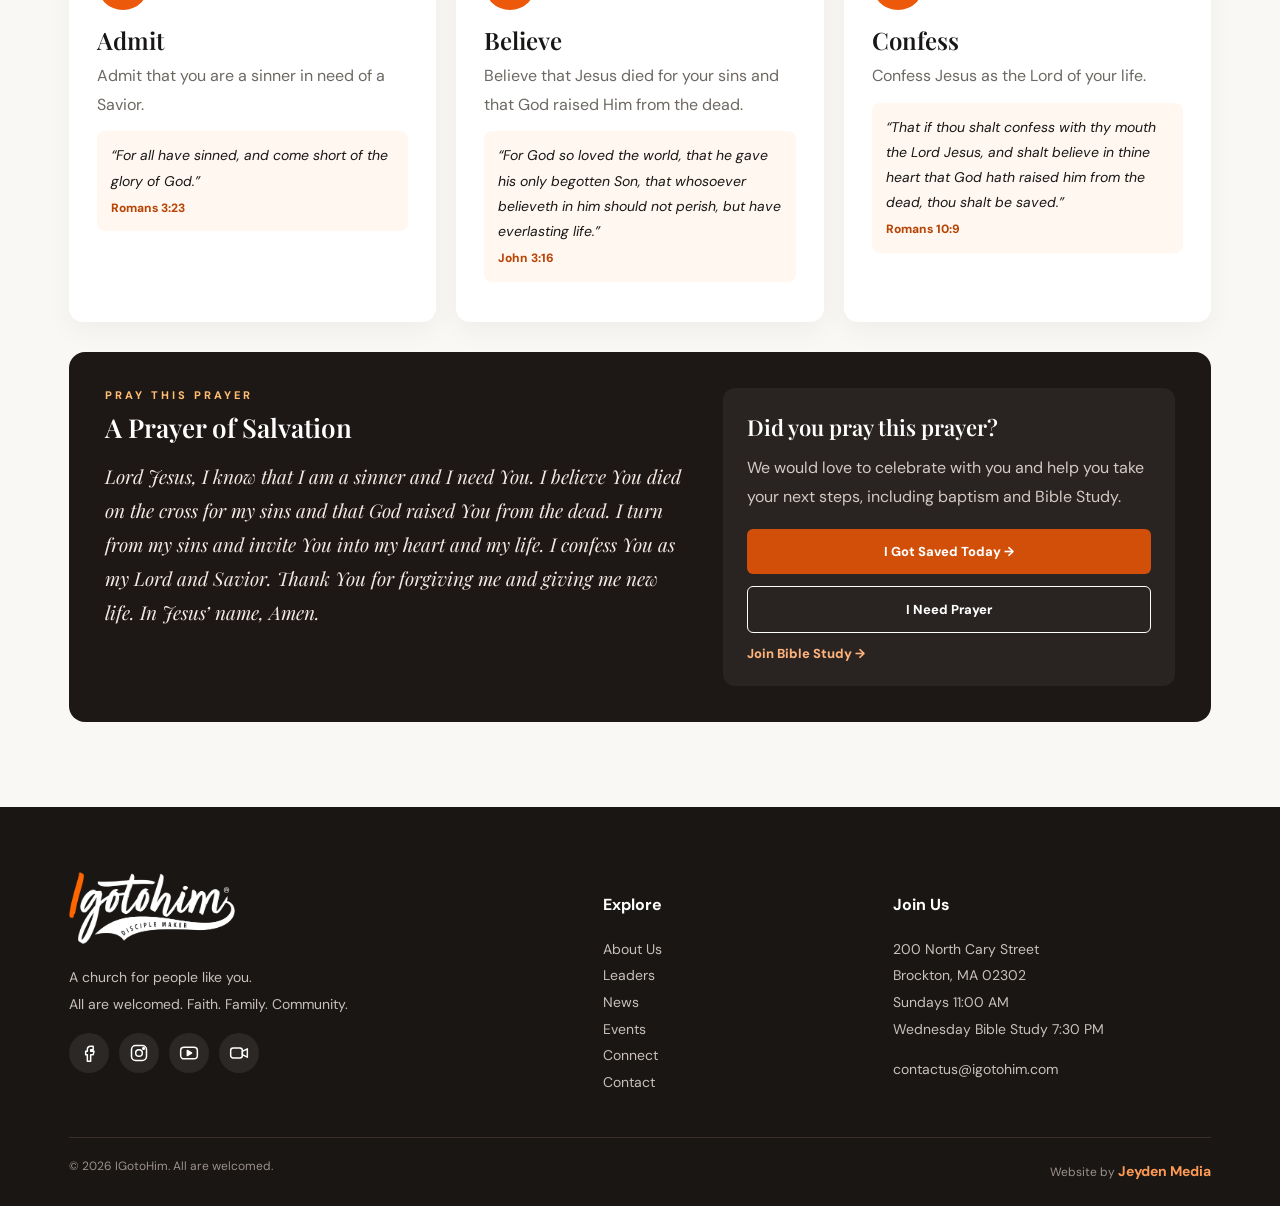
<file: connect.html>
<!doctype html><html lang="en"><head><meta charset="utf-8"><meta name="viewport" content="width=device-width,initial-scale=1"><meta name="theme-color" content="#ed590b"><meta name="description" content="Take your next step at IGotoHim in Brockton, MA. Learn about water baptism, see photos from our baptism service, and find out how to be saved."><link rel="canonical" href="https://www.igotohim.com/connect.html"><meta name="robots" content="index,follow"><link rel="icon" type="image/png" href="assets/img/favicon.png"><link rel="apple-touch-icon" href="assets/img/apple-touch-icon.png"><meta property="og:type" content="website"><meta property="og:site_name" content="IGotoHim"><meta property="og:title" content="Connect: Baptism & Get Saved | IGotoHim Brockton"><meta property="og:description" content="Take your next step at IGotoHim in Brockton, MA. Learn about water baptism, see photos from our baptism service, and find out how to be saved."><meta property="og:url" content="https://www.igotohim.com/connect.html"><meta property="og:image" content="https://www.igotohim.com/assets/img/og-image.jpg"><meta property="og:image:width" content="1200"><meta property="og:image:height" content="630"><meta property="og:image:alt" content="IGotoHim: A church for people like you"><meta property="og:locale" content="en_US"><meta name="twitter:card" content="summary_large_image"><meta name="twitter:title" content="Connect: Baptism & Get Saved | IGotoHim Brockton"><meta name="twitter:description" content="Take your next step at IGotoHim in Brockton, MA. Learn about water baptism, see photos from our baptism service, and find out how to be saved."><meta name="twitter:image" content="https://www.igotohim.com/assets/img/og-image.jpg"><meta name="geo.region" content="US-MA"><meta name="geo.placename" content="Brockton"><title>Connect: Baptism & Get Saved | IGotoHim Brockton</title><link rel="stylesheet" href="assets/style.css?v=20261126a"><script defer src="assets/config.js?v=20261126a"></script><script defer src="assets/app.js?v=20261126a"></script></head><body><div id="site-header"><div class="topbar">ALL ARE WELCOMED · <span>Sundays at 11 AM</span><span class="tb-loc"> · Brockton, Massachusetts</span></div><header class="nav"><div class="container nav-inner"><a class="nav-donate" href="https://app.easytithe.com/App/Form/7c1a2889-3194-436c-9861-6d94e68240a6" target="_blank" rel="noopener" aria-label="Donate to IGotoHim"><svg viewBox="0 0 24 24" aria-hidden="true"><path d="M12 20s-7-4.4-7-10a4 4 0 0 1 7-2.6A4 4 0 0 1 19 10c0 5.6-7 10-7 10z"/></svg><span>Donate</span></a><a class="brand" href="index.html"><img src="assets/logo.png" alt="IGotoHim — Disciple Maker" width="900" height="390"></a><button class="menu" aria-label="Toggle menu" aria-expanded="false">☰</button><nav class="navlinks" aria-label="Main"><a class="navitem" href="index.html">Home</a><div class="dropdown"><a class="navitem" href="about.html" aria-haspopup="true">About <svg class="chev" viewBox="0 0 24 24" aria-hidden="true"><path d="m6 9 6 6 6-6"/></svg></a><div class="dropmenu"><a href="leadership.html">Leaders</a><a href="sermons.html">Sermons</a></div></div><a class="navitem" href="news.html">News</a><div class="dropdown"><a class="navitem" href="events.html" aria-haspopup="true">Events <svg class="chev" viewBox="0 0 24 24" aria-hidden="true"><path d="m6 9 6 6 6-6"/></svg></a><div class="dropmenu"><a href="events.html#sunday-service">Sunday Service</a><a href="events.html#bible-study">Bible Study</a></div></div><div class="dropdown"><a class="navitem active" href="connect.html" aria-haspopup="true">Connect <svg class="chev" viewBox="0 0 24 24" aria-hidden="true"><path d="m6 9 6 6 6-6"/></svg></a><div class="dropmenu"><a href="connect.html#baptism">Baptism</a><a href="ministries.html">Ministries</a></div></div><a class="navitem" href="contact.html">Contact</a><a class="btn" href="https://app.easytithe.com/App/Form/7c1a2889-3194-436c-9861-6d94e68240a6" target="_blank" rel="noopener">Support →</a></nav></div></header></div><main><section class="page-hero"><div class="hero-fx" aria-hidden="true"><span class="glow g1"></span><span class="glow g2"></span><span class="glow g3"></span><span class="beam b1"></span><span class="beam b2"></span><span class="beam b3"></span><div class="sparks"><i style="--x:32%;--d:14.3s;--delay:-2.3s;--s:6px"></i><i style="--x:82%;--d:14.2s;--delay:-10.9s;--s:6px"></i><i style="--x:35%;--d:14.0s;--delay:-3.5s;--s:6px"></i><i style="--x:71%;--d:16.5s;--delay:-8.6s;--s:4px"></i><i style="--x:31%;--d:14.7s;--delay:-15.6s;--s:6px"></i><i style="--x:96%;--d:9.1s;--delay:-14.0s;--s:4px"></i><i style="--x:77%;--d:9.4s;--delay:-14.0s;--s:5px"></i><i style="--x:62%;--d:14.4s;--delay:-16.6s;--s:6px"></i><i style="--x:93%;--d:16.1s;--delay:-7.7s;--s:6px"></i><i style="--x:19%;--d:16.9s;--delay:-1.8s;--s:4px"></i><i style="--x:65%;--d:11.0s;--delay:-17.4s;--s:6px"></i><i style="--x:82%;--d:16.7s;--delay:-7.6s;--s:6px"></i><i style="--x:75%;--d:12.2s;--delay:-10.5s;--s:4px"></i><i style="--x:45%;--d:15.1s;--delay:-16.7s;--s:5px"></i><i style="--x:79%;--d:15.0s;--delay:-2.9s;--s:5px"></i><i style="--x:71%;--d:17.1s;--delay:-10.2s;--s:4px"></i><i style="--x:83%;--d:16.5s;--delay:-10.3s;--s:5px"></i><i style="--x:17%;--d:9.6s;--delay:-15.4s;--s:6px"></i><i style="--x:13%;--d:12.1s;--delay:-1.2s;--s:4px"></i><i style="--x:4%;--d:11.6s;--delay:-13.8s;--s:3px"></i><i style="--x:7%;--d:14.4s;--delay:-13.7s;--s:6px"></i><i style="--x:93%;--d:14.3s;--delay:-9.9s;--s:5px"></i></div></div><div class="container"><div class="eyebrow">CONNECT</div><h1>Take Your Next Step</h1><p>Wherever you are in your walk with God, there is a next step for you. Get saved, get baptized, and get connected to the IGotoHim family.</p><div class="actions"><a class="btn" href="#baptism">Baptism</a><a class="btn outline" href="#get-saved">Get Saved</a></div></div></section><section class="section anchor" id="baptism"><div class="container split"><div class="pol-wrap tilt-l pw-slideshow"><div class="slideshow pf" aria-roledescription="carousel" aria-label="Baptism photos"><div class="slides"><figure class="slide on"><img src="assets/img/baptism-water.jpg" alt="A new believer rises from the waters of baptism as Pastor Drew Ambroise looks on"><figcaption>Raised to walk in newness of life</figcaption></figure><figure class="slide"><img src="assets/img/baptism-gathering.jpg" alt="Pastor Drew Ambroise speaks to baptism candidates dressed in white outside the church"><figcaption>Candidates gather before the baptism</figcaption></figure><figure class="slide"><img src="assets/img/baptism-worship.jpg" alt="Worship and prayer inside the church on baptism day"><figcaption>Worship and prayer on baptism day</figcaption></figure></div><button type="button" class="ss-nav prev" aria-label="Previous photo">‹</button><button type="button" class="ss-nav next" aria-label="Next photo">›</button><div class="dots"><button type="button" class="dot on" aria-label="Show photo 1"></button><button type="button" class="dot" aria-label="Show photo 2"></button><button type="button" class="dot" aria-label="Show photo 3"></button></div></div></div><div><div class="eyebrow">WATER BAPTISM</div><h2>Baptism</h2><p>Baptism is an outward declaration of an inward change. Going down into the water shows that your old life has been buried with Christ, and coming up shows that you have been raised to live a new life in Him.</p><p class="scripture-q">“Therefore we are buried with him by baptism into death: that like as Christ was raised up from the dead by the glory of the Father, even so we also should walk in newness of life.”<span>Romans 6:4 (KJV)</span></p><ul class="facts"><li><b>Who:</b> Anyone who has accepted Jesus as Lord and Savior</li><li><b>What to wear:</b> White clothing</li><li><b>Before:</b> Candidates attend a foundational class on the significance and importance of baptism</li><li><b>Family:</b> Invite your loved ones to celebrate with you</li></ul><div class="actions"><a class="btn" href="contact.html#message">I Want to Be Baptized →</a><a class="btn outline dark-outline" href="#get-saved">Not Saved Yet?</a></div></div></div></section><section class="section soft anchor" id="get-saved"><div class="container"><div class="saved-head"><div class="eyebrow">THE GOOD NEWS</div><h2>Get Saved</h2><p>God loves you and has a plan for your life. Salvation is a free gift, and you can receive it today, right where you are.</p></div><div class="abc"><div class="abc-item"><span class="abc-letter">A</span><h3>Admit</h3><p>Admit that you are a sinner in need of a Savior.</p><p class="abc-v">“For all have sinned, and come short of the glory of God.”<span>Romans 3:23</span></p></div><div class="abc-item"><span class="abc-letter">B</span><h3>Believe</h3><p>Believe that Jesus died for your sins and that God raised Him from the dead.</p><p class="abc-v">“For God so loved the world, that he gave his only begotten Son, that whosoever believeth in him should not perish, but have everlasting life.”<span>John 3:16</span></p></div><div class="abc-item"><span class="abc-letter">C</span><h3>Confess</h3><p>Confess Jesus as the Lord of your life.</p><p class="abc-v">“That if thou shalt confess with thy mouth the Lord Jesus, and shalt believe in thine heart that God hath raised him from the dead, thou shalt be saved.”<span>Romans 10:9</span></p></div></div><div class="prayer-box"><div><div class="eyebrow">PRAY THIS PRAYER</div><h3>A Prayer of Salvation</h3><p class="prayer">Lord Jesus, I know that I am a sinner and I need You. I believe You died on the cross for my sins and that God raised You from the dead. I turn from my sins and invite You into my heart and my life. I confess You as my Lord and Savior. Thank You for forgiving me and giving me new life. In Jesus’ name, Amen.</p></div><div class="prayer-cta"><h3>Did you pray this prayer?</h3><p>We would love to celebrate with you and help you take your next steps, including baptism and Bible Study.</p><a class="btn" href="contact.html#message">I Got Saved Today →</a><a class="btn outline dark-outline" href="contact.html#prayer">I Need Prayer</a><a class="textlink" href="events.html#bible-study">Join Bible Study →</a></div></div></div></section></main><div id="site-footer"><footer class="footer"><div class="container"><div class="footer-grid"><div><a class="brand" href="index.html"><img src="assets/logo-white.png" alt="IGotoHim — Disciple Maker" width="900" height="390"></a><p>A church for people like you.<br>All are welcomed. Faith. Family. Community.</p></div><div><h4>Explore</h4><div><a href="about.html">About Us</a></div><div><a href="leadership.html">Leaders</a></div><div><a href="news.html">News</a></div><div><a href="events.html">Events</a></div><div><a href="connect.html">Connect</a></div><div><a href="contact.html">Contact</a></div></div><div><h4>Join Us</h4><p>200 North Cary Street<br>Brockton, MA 02302<br>Sundays 11:00 AM<br>Wednesday Bible Study 7:30 PM</p><p><a href="mailto:contactus@igotohim.com">contactus@igotohim.com</a></p></div></div><div class="footer-bottom"><span>© <span id="year">2026</span> IGotoHim. All are welcomed.</span><span class="credit">Website by <a href="https://jeydenmedia.com" target="_blank" rel="noopener">Jeyden Media</a></span></div></div></footer></div><script defer src="assets/connect.js?v=20261126a"></script><script defer src="assets/assistant.js?v=20261126a"></script></body></html>
</file>
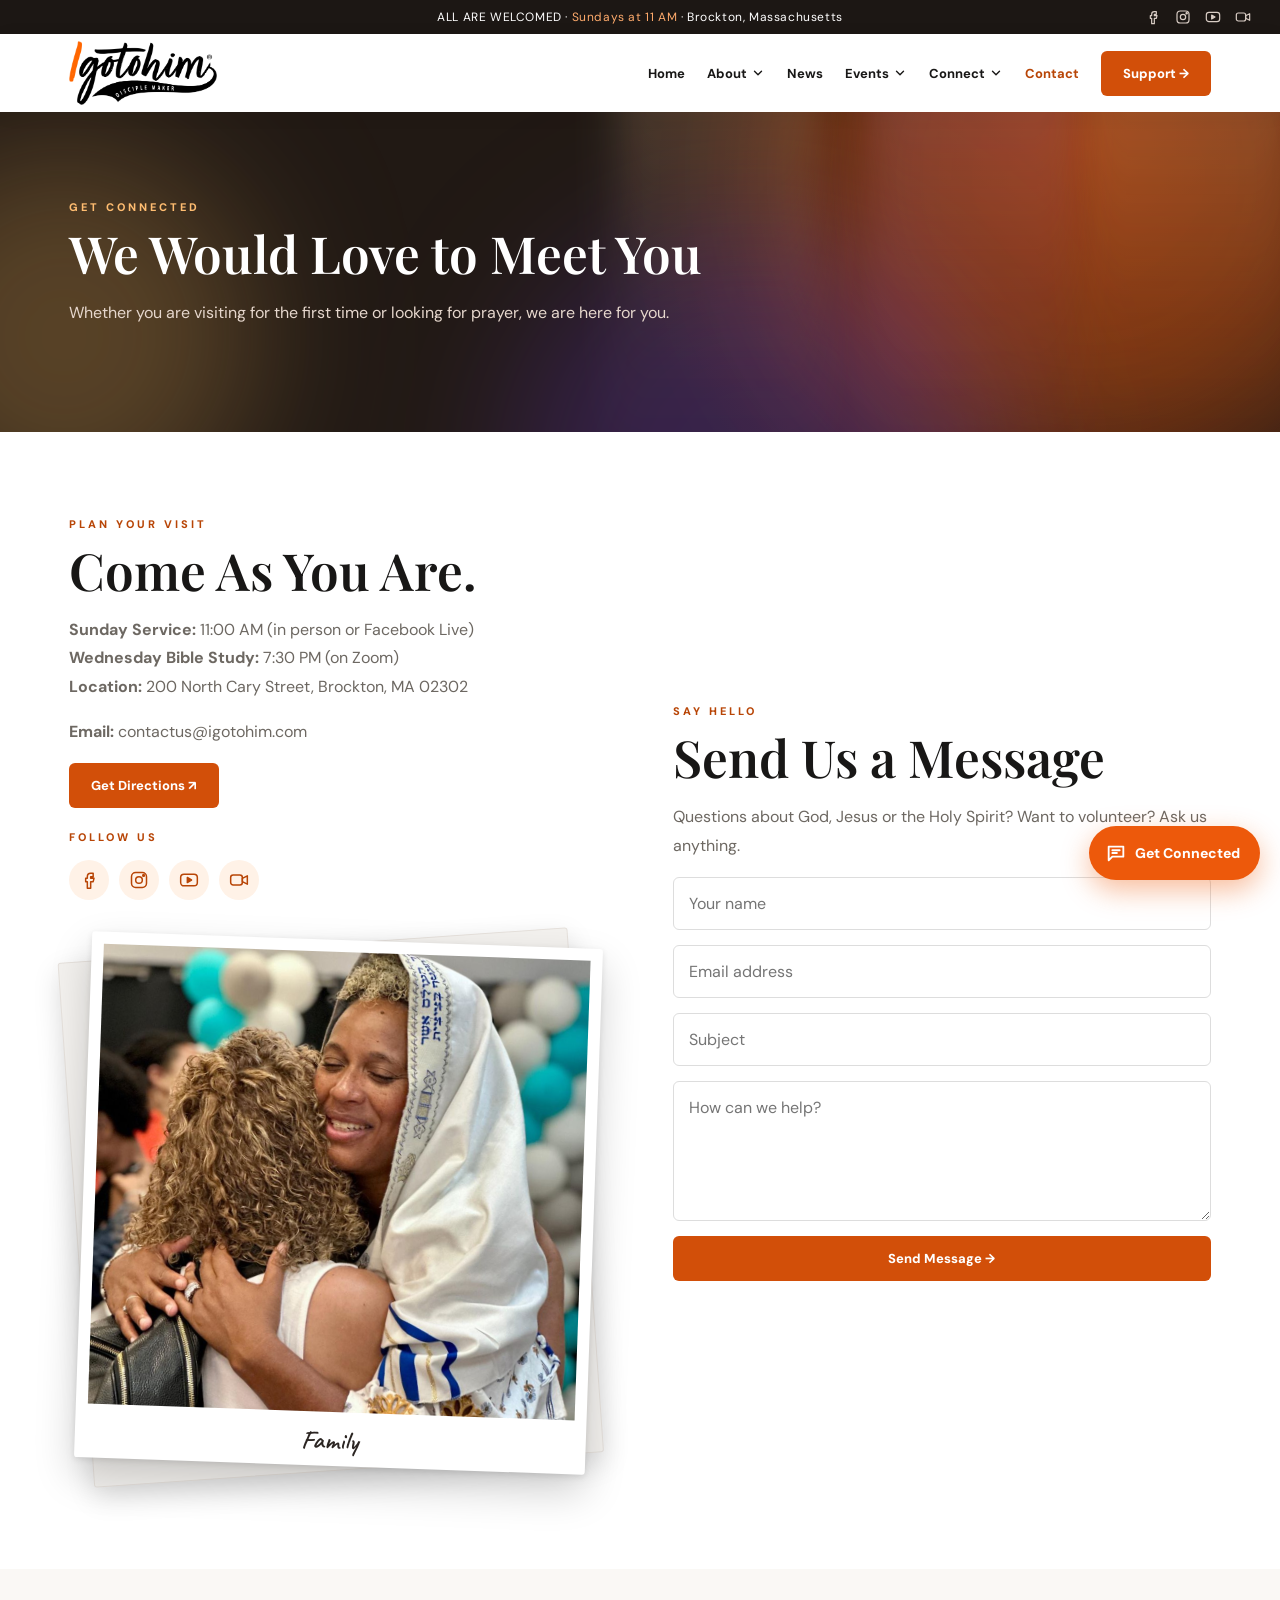
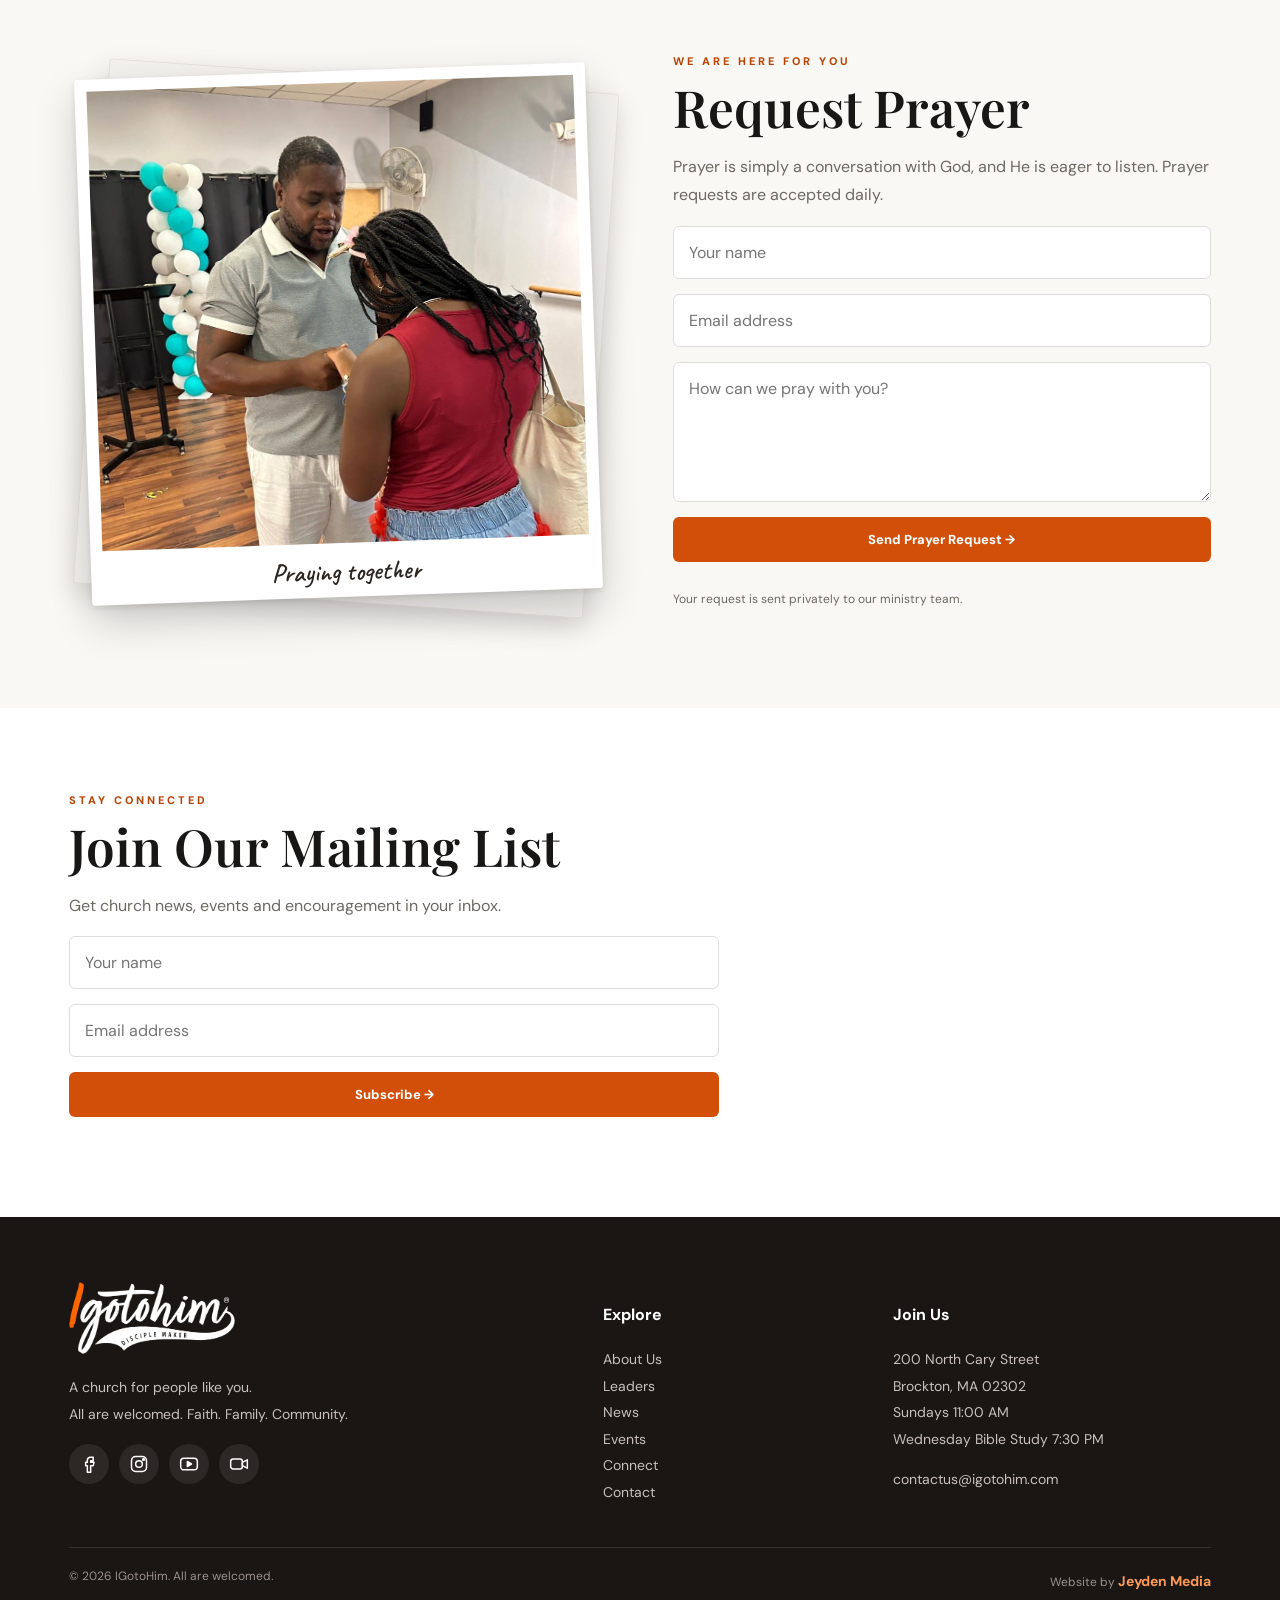
<file: contact.html>
<!doctype html><html lang="en"><head><meta charset="utf-8"><meta name="viewport" content="width=device-width,initial-scale=1"><meta name="theme-color" content="#ed590b"><meta name="description" content="Plan your visit, send a prayer request or ask a question. IGotoHim, 200 North Cary Street, Brockton, MA 02302."><link rel="canonical" href="https://www.igotohim.com/contact.html"><meta name="robots" content="index,follow"><link rel="icon" type="image/png" href="assets/img/favicon.png"><link rel="apple-touch-icon" href="assets/img/apple-touch-icon.png"><meta property="og:type" content="website"><meta property="og:site_name" content="IGotoHim"><meta property="og:title" content="Contact & Prayer Requests | IGotoHim Brockton"><meta property="og:description" content="Plan your visit, send a prayer request or ask a question. IGotoHim, 200 North Cary Street, Brockton, MA 02302."><meta property="og:url" content="https://www.igotohim.com/contact.html"><meta property="og:image" content="https://www.igotohim.com/assets/img/og-image.jpg"><meta property="og:image:width" content="1200"><meta property="og:image:height" content="630"><meta property="og:image:alt" content="IGotoHim: A church for people like you"><meta property="og:locale" content="en_US"><meta name="twitter:card" content="summary_large_image"><meta name="twitter:title" content="Contact & Prayer Requests | IGotoHim Brockton"><meta name="twitter:description" content="Plan your visit, send a prayer request or ask a question. IGotoHim, 200 North Cary Street, Brockton, MA 02302."><meta name="twitter:image" content="https://www.igotohim.com/assets/img/og-image.jpg"><meta name="geo.region" content="US-MA"><meta name="geo.placename" content="Brockton"><script type="application/ld+json">{"@context": "https://schema.org", "@type": "Church", "name": "IGotoHim", "alternateName": "Hosanna International Ministries", "url": "https://www.igotohim.com/", "logo": "https://www.igotohim.com/assets/logo.png", "image": "https://www.igotohim.com/assets/img/og-image.jpg", "description": "IGotoHim is a welcoming, Bible-based church in Brockton, MA. Join us Sundays at 11 AM at 200 North Cary Street or live on Facebook. All are welcomed.", "email": "contactus@igotohim.com", "address": {"@type": "PostalAddress", "streetAddress": "200 North Cary Street", "addressLocality": "Brockton", "addressRegion": "MA", "postalCode": "02302", "addressCountry": "US"}, "openingHoursSpecification": [{"@type": "OpeningHoursSpecification", "dayOfWeek": "Sunday", "opens": "11:00", "closes": "12:30"}, {"@type": "OpeningHoursSpecification", "dayOfWeek": "Wednesday", "opens": "19:30", "closes": "21:00"}], "sameAs": ["https://www.facebook.com/people/Igotohim-Hosanna-Intl-Ministries/61551890927696/", "https://www.instagram.com/hosannaintministries/", "https://www.youtube.com/@igotohim"], "founder": [{"@type": "Person", "name": "Andrew Ambroise", "jobTitle": "Senior Pastor"}, {"@type": "Person", "name": "Patrice Ambroise", "jobTitle": "Senior Pastor"}]}</script><title>Contact & Prayer Requests | IGotoHim Brockton</title><link rel="stylesheet" href="assets/style.css?v=20261126a"><script defer src="assets/config.js?v=20261126a"></script><script defer src="assets/app.js?v=20261126a"></script></head><body><div id="site-header"><div class="topbar">ALL ARE WELCOMED · <span>Sundays at 11 AM</span><span class="tb-loc"> · Brockton, Massachusetts</span></div><header class="nav"><div class="container nav-inner"><a class="nav-donate" href="https://app.easytithe.com/App/Form/7c1a2889-3194-436c-9861-6d94e68240a6" target="_blank" rel="noopener" aria-label="Donate to IGotoHim"><svg viewBox="0 0 24 24" aria-hidden="true"><path d="M12 20s-7-4.4-7-10a4 4 0 0 1 7-2.6A4 4 0 0 1 19 10c0 5.6-7 10-7 10z"/></svg><span>Donate</span></a><a class="brand" href="index.html"><img src="assets/logo.png" alt="IGotoHim — Disciple Maker" width="900" height="390"></a><button class="menu" aria-label="Toggle menu" aria-expanded="false">☰</button><nav class="navlinks" aria-label="Main"><a class="navitem" href="index.html">Home</a><div class="dropdown"><a class="navitem" href="about.html" aria-haspopup="true">About <svg class="chev" viewBox="0 0 24 24" aria-hidden="true"><path d="m6 9 6 6 6-6"/></svg></a><div class="dropmenu"><a href="leadership.html">Leaders</a><a href="sermons.html">Sermons</a></div></div><a class="navitem" href="news.html">News</a><div class="dropdown"><a class="navitem" href="events.html" aria-haspopup="true">Events <svg class="chev" viewBox="0 0 24 24" aria-hidden="true"><path d="m6 9 6 6 6-6"/></svg></a><div class="dropmenu"><a href="events.html#sunday-service">Sunday Service</a><a href="events.html#bible-study">Bible Study</a></div></div><div class="dropdown"><a class="navitem" href="connect.html" aria-haspopup="true">Connect <svg class="chev" viewBox="0 0 24 24" aria-hidden="true"><path d="m6 9 6 6 6-6"/></svg></a><div class="dropmenu"><a href="connect.html#baptism">Baptism</a><a href="ministries.html">Ministries</a></div></div><a class="navitem active" href="contact.html">Contact</a><a class="btn" href="https://app.easytithe.com/App/Form/7c1a2889-3194-436c-9861-6d94e68240a6" target="_blank" rel="noopener">Support →</a></nav></div></header></div><main><section class="page-hero"><div class="hero-fx" aria-hidden="true"><span class="glow g1"></span><span class="glow g2"></span><span class="glow g3"></span><span class="beam b1"></span><span class="beam b2"></span><span class="beam b3"></span><div class="sparks"><i style="--x:32%;--d:14.3s;--delay:-2.3s;--s:6px"></i><i style="--x:82%;--d:14.2s;--delay:-10.9s;--s:6px"></i><i style="--x:35%;--d:14.0s;--delay:-3.5s;--s:6px"></i><i style="--x:71%;--d:16.5s;--delay:-8.6s;--s:4px"></i><i style="--x:31%;--d:14.7s;--delay:-15.6s;--s:6px"></i><i style="--x:96%;--d:9.1s;--delay:-14.0s;--s:4px"></i><i style="--x:77%;--d:9.4s;--delay:-14.0s;--s:5px"></i><i style="--x:62%;--d:14.4s;--delay:-16.6s;--s:6px"></i><i style="--x:93%;--d:16.1s;--delay:-7.7s;--s:6px"></i><i style="--x:19%;--d:16.9s;--delay:-1.8s;--s:4px"></i><i style="--x:65%;--d:11.0s;--delay:-17.4s;--s:6px"></i><i style="--x:82%;--d:16.7s;--delay:-7.6s;--s:6px"></i><i style="--x:75%;--d:12.2s;--delay:-10.5s;--s:4px"></i><i style="--x:45%;--d:15.1s;--delay:-16.7s;--s:5px"></i><i style="--x:79%;--d:15.0s;--delay:-2.9s;--s:5px"></i><i style="--x:71%;--d:17.1s;--delay:-10.2s;--s:4px"></i><i style="--x:83%;--d:16.5s;--delay:-10.3s;--s:5px"></i><i style="--x:17%;--d:9.6s;--delay:-15.4s;--s:6px"></i><i style="--x:13%;--d:12.1s;--delay:-1.2s;--s:4px"></i><i style="--x:4%;--d:11.6s;--delay:-13.8s;--s:3px"></i><i style="--x:7%;--d:14.4s;--delay:-13.7s;--s:6px"></i><i style="--x:93%;--d:14.3s;--delay:-9.9s;--s:5px"></i></div></div><div class="container"><div class="eyebrow">GET CONNECTED</div><h1>We Would Love to Meet You</h1><p>Whether you are visiting for the first time or looking for prayer, we are here for you.</p></div></section><section class="section" id="visit"><div class="container split"><div><div class="eyebrow">PLAN YOUR VISIT</div><h2>Come As You Are.</h2><p><strong>Sunday Service:</strong> 11:00 AM (in person or Facebook Live)<br><strong>Wednesday Bible Study:</strong> 7:30 PM (on Zoom)<br><strong>Location:</strong> 200 North Cary Street, Brockton, MA 02302</p><p><strong>Email:</strong> <a href="mailto:contactus@igotohim.com">contactus@igotohim.com</a></p><a class="btn" target="_blank" rel="noopener" href="https://www.google.com/maps/search/?api=1&query=200+North+Cary+Street+Brockton+MA+02302">Get Directions ↗</a><div class="pol-wrap tilt-r pw-visit-photo"><figure class="polaroid"><img loading="lazy" src="assets/img/contact-hug.jpg" alt="A joyful embrace between two members of the IGotoHim family" class="visit-photo"><figcaption>Family</figcaption></figure></div></div><div id="message"><div class="eyebrow">SAY HELLO</div><h2>Send Us a Message</h2><p>Questions about God, Jesus or the Holy Spirit? Want to volunteer? Ask us anything.</p><form class="form" data-mailto data-subject="IGotoHim Website Contact" data-success="Thank you! Your message has been sent. We’ll be in touch soon."><input type="text" name="_honey" class="hp" tabindex="-1" autocomplete="off" aria-hidden="true"><input name="Name" placeholder="Your name" required><input type="email" name="Email" placeholder="Email address" required><input name="Subject" placeholder="Subject"><textarea name="Message" placeholder="How can we help?" required></textarea><button class="btn" type="submit">Send Message →</button><div class="form-note" role="status"></div></form></div></div></section><section class="section soft" id="prayer"><div class="container split"><div class="pol-wrap tilt-l pw-tall"><figure class="polaroid"><img loading="lazy" src="assets/img/pastor-prayer.jpg" alt="Pastor Drew Ambroise praying with a church member" class="tall"><figcaption>Praying together</figcaption></figure></div><div><div class="eyebrow">WE ARE HERE FOR YOU</div><h2>Request Prayer</h2><p>Prayer is simply a conversation with God, and He is eager to listen. Prayer requests are accepted daily.</p><form class="form" data-mailto data-subject="IGotoHim Prayer Request" data-success="Thank you. Your prayer request has been received, and our team will be praying with you."><input type="text" name="_honey" class="hp" tabindex="-1" autocomplete="off" aria-hidden="true"><input name="Name" placeholder="Your name" required><input type="email" name="Email" placeholder="Email address" required><textarea name="Prayer Request" placeholder="How can we pray with you?" required></textarea><button class="btn" type="submit">Send Prayer Request →</button><div class="form-note" role="status"></div></form><p style="font-size:12px">Your request is sent privately to our ministry team.</p></div></div></section><section class="section"><div class="container"><div class="eyebrow">STAY CONNECTED</div><h2>Join Our Mailing List</h2><p>Get church news, events and encouragement in your inbox.</p><form class="form" data-mailto data-subject="Add me to the IGotoHim mailing list" data-success="You’re on the list! Thank you for staying connected."><input type="text" name="_honey" class="hp" tabindex="-1" autocomplete="off" aria-hidden="true"><input name="Name" placeholder="Your name" required><input type="email" name="Email" placeholder="Email address" required><button class="btn" type="submit">Subscribe →</button><div class="form-note" role="status"></div></form></div></section></main><div id="site-footer"><footer class="footer"><div class="container"><div class="footer-grid"><div><a class="brand" href="index.html"><img src="assets/logo-white.png" alt="IGotoHim — Disciple Maker" width="900" height="390"></a><p>A church for people like you.<br>All are welcomed. Faith. Family. Community.</p></div><div><h4>Explore</h4><div><a href="about.html">About Us</a></div><div><a href="leadership.html">Leaders</a></div><div><a href="news.html">News</a></div><div><a href="events.html">Events</a></div><div><a href="connect.html">Connect</a></div><div><a href="contact.html">Contact</a></div></div><div><h4>Join Us</h4><p>200 North Cary Street<br>Brockton, MA 02302<br>Sundays 11:00 AM<br>Wednesday Bible Study 7:30 PM</p><p><a href="mailto:contactus@igotohim.com">contactus@igotohim.com</a></p></div></div><div class="footer-bottom"><span>© <span id="year">2026</span> IGotoHim. All are welcomed.</span><span class="credit">Website by <a href="https://jeydenmedia.com" target="_blank" rel="noopener">Jeyden Media</a></span></div></div></footer></div><script defer src="assets/assistant.js?v=20261126a"></script></body></html>
</file>
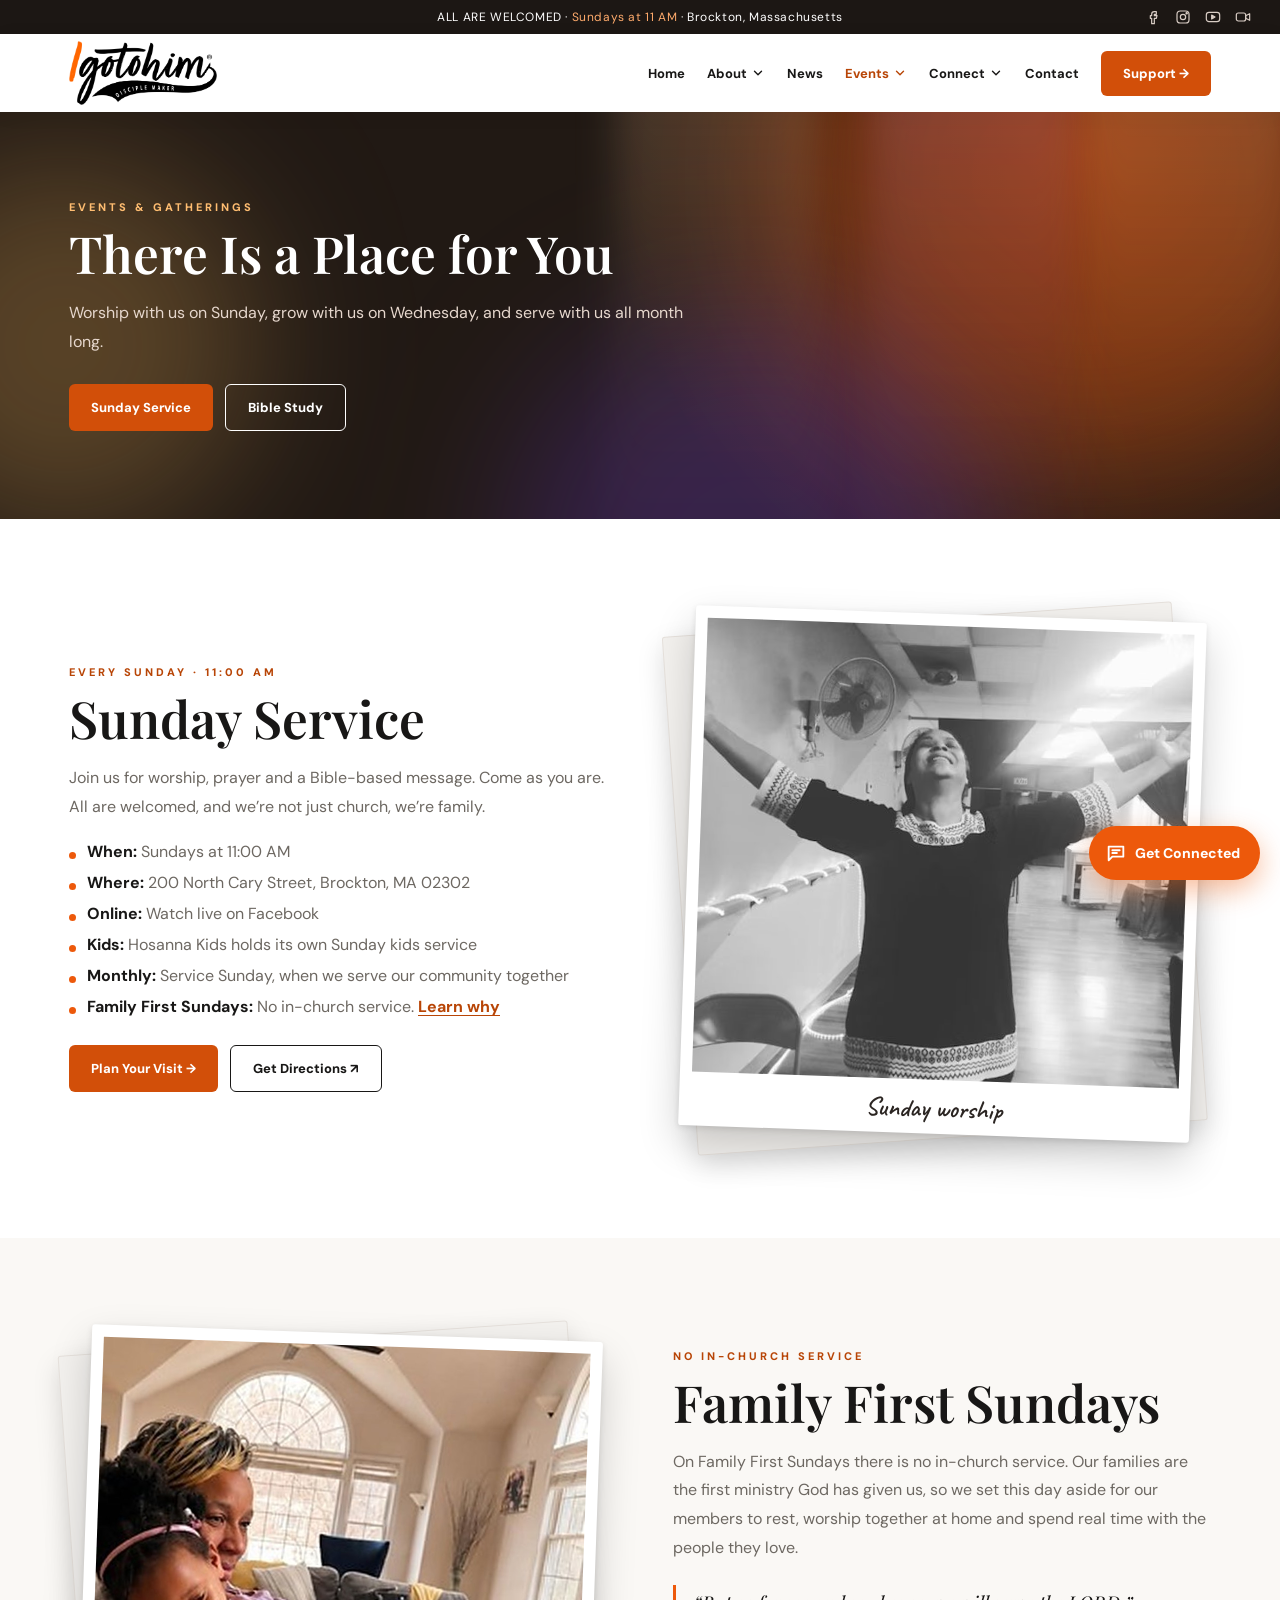
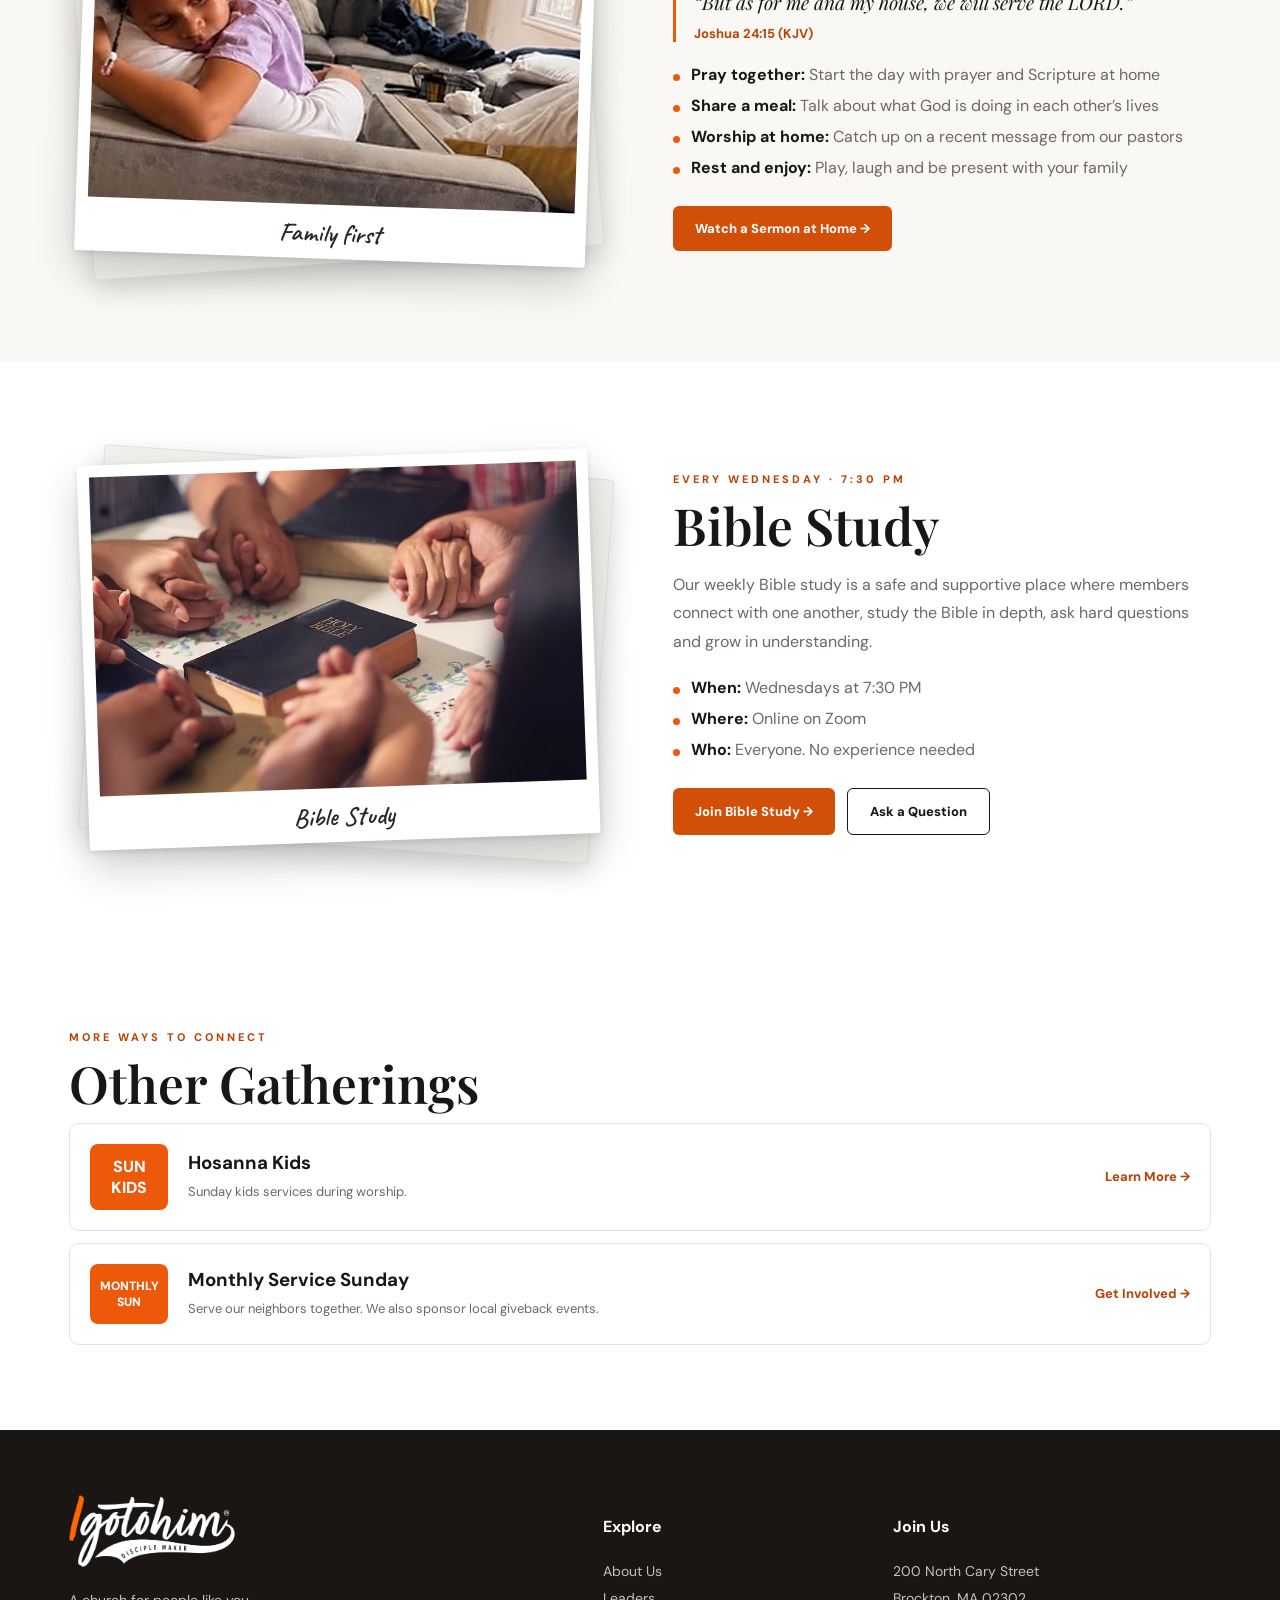
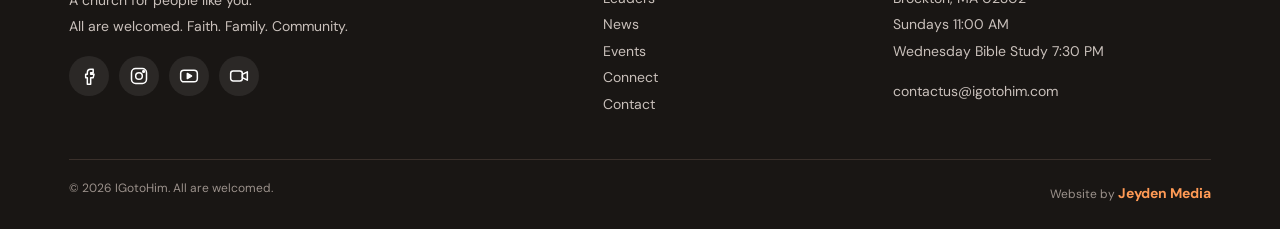
<file: events.html>
<!doctype html><html lang="en"><head><meta charset="utf-8"><meta name="viewport" content="width=device-width,initial-scale=1"><meta name="theme-color" content="#ed590b"><meta name="description" content="Sunday worship at 11 AM at 200 North Cary Street, Brockton, MA or on Facebook Live, and Wednesday Bible Study at 7:30 PM on Zoom."><link rel="canonical" href="https://www.igotohim.com/events.html"><meta name="robots" content="index,follow"><link rel="icon" type="image/png" href="assets/img/favicon.png"><link rel="apple-touch-icon" href="assets/img/apple-touch-icon.png"><meta property="og:type" content="website"><meta property="og:site_name" content="IGotoHim"><meta property="og:title" content="Sunday Service & Bible Study | IGotoHim Brockton"><meta property="og:description" content="Sunday worship at 11 AM at 200 North Cary Street, Brockton, MA or on Facebook Live, and Wednesday Bible Study at 7:30 PM on Zoom."><meta property="og:url" content="https://www.igotohim.com/events.html"><meta property="og:image" content="https://www.igotohim.com/assets/img/og-image.jpg"><meta property="og:image:width" content="1200"><meta property="og:image:height" content="630"><meta property="og:image:alt" content="IGotoHim: A church for people like you"><meta property="og:locale" content="en_US"><meta name="twitter:card" content="summary_large_image"><meta name="twitter:title" content="Sunday Service & Bible Study | IGotoHim Brockton"><meta name="twitter:description" content="Sunday worship at 11 AM at 200 North Cary Street, Brockton, MA or on Facebook Live, and Wednesday Bible Study at 7:30 PM on Zoom."><meta name="twitter:image" content="https://www.igotohim.com/assets/img/og-image.jpg"><meta name="geo.region" content="US-MA"><meta name="geo.placename" content="Brockton"><title>Sunday Service & Bible Study | IGotoHim Brockton</title><link rel="stylesheet" href="assets/style.css?v=20261126a"><script defer src="assets/config.js?v=20261126a"></script><script defer src="assets/app.js?v=20261126a"></script></head><body><div id="site-header"><div class="topbar">ALL ARE WELCOMED · <span>Sundays at 11 AM</span><span class="tb-loc"> · Brockton, Massachusetts</span></div><header class="nav"><div class="container nav-inner"><a class="nav-donate" href="https://app.easytithe.com/App/Form/7c1a2889-3194-436c-9861-6d94e68240a6" target="_blank" rel="noopener" aria-label="Donate to IGotoHim"><svg viewBox="0 0 24 24" aria-hidden="true"><path d="M12 20s-7-4.4-7-10a4 4 0 0 1 7-2.6A4 4 0 0 1 19 10c0 5.6-7 10-7 10z"/></svg><span>Donate</span></a><a class="brand" href="index.html"><img src="assets/logo.png" alt="IGotoHim — Disciple Maker" width="900" height="390"></a><button class="menu" aria-label="Toggle menu" aria-expanded="false">☰</button><nav class="navlinks" aria-label="Main"><a class="navitem" href="index.html">Home</a><div class="dropdown"><a class="navitem" href="about.html" aria-haspopup="true">About <svg class="chev" viewBox="0 0 24 24" aria-hidden="true"><path d="m6 9 6 6 6-6"/></svg></a><div class="dropmenu"><a href="leadership.html">Leaders</a><a href="sermons.html">Sermons</a></div></div><a class="navitem" href="news.html">News</a><div class="dropdown"><a class="navitem active" href="events.html" aria-haspopup="true">Events <svg class="chev" viewBox="0 0 24 24" aria-hidden="true"><path d="m6 9 6 6 6-6"/></svg></a><div class="dropmenu"><a href="events.html#sunday-service">Sunday Service</a><a href="events.html#bible-study">Bible Study</a></div></div><div class="dropdown"><a class="navitem" href="connect.html" aria-haspopup="true">Connect <svg class="chev" viewBox="0 0 24 24" aria-hidden="true"><path d="m6 9 6 6 6-6"/></svg></a><div class="dropmenu"><a href="connect.html#baptism">Baptism</a><a href="ministries.html">Ministries</a></div></div><a class="navitem" href="contact.html">Contact</a><a class="btn" href="https://app.easytithe.com/App/Form/7c1a2889-3194-436c-9861-6d94e68240a6" target="_blank" rel="noopener">Support →</a></nav></div></header></div><main><section class="page-hero"><div class="hero-fx" aria-hidden="true"><span class="glow g1"></span><span class="glow g2"></span><span class="glow g3"></span><span class="beam b1"></span><span class="beam b2"></span><span class="beam b3"></span><div class="sparks"><i style="--x:32%;--d:14.3s;--delay:-2.3s;--s:6px"></i><i style="--x:82%;--d:14.2s;--delay:-10.9s;--s:6px"></i><i style="--x:35%;--d:14.0s;--delay:-3.5s;--s:6px"></i><i style="--x:71%;--d:16.5s;--delay:-8.6s;--s:4px"></i><i style="--x:31%;--d:14.7s;--delay:-15.6s;--s:6px"></i><i style="--x:96%;--d:9.1s;--delay:-14.0s;--s:4px"></i><i style="--x:77%;--d:9.4s;--delay:-14.0s;--s:5px"></i><i style="--x:62%;--d:14.4s;--delay:-16.6s;--s:6px"></i><i style="--x:93%;--d:16.1s;--delay:-7.7s;--s:6px"></i><i style="--x:19%;--d:16.9s;--delay:-1.8s;--s:4px"></i><i style="--x:65%;--d:11.0s;--delay:-17.4s;--s:6px"></i><i style="--x:82%;--d:16.7s;--delay:-7.6s;--s:6px"></i><i style="--x:75%;--d:12.2s;--delay:-10.5s;--s:4px"></i><i style="--x:45%;--d:15.1s;--delay:-16.7s;--s:5px"></i><i style="--x:79%;--d:15.0s;--delay:-2.9s;--s:5px"></i><i style="--x:71%;--d:17.1s;--delay:-10.2s;--s:4px"></i><i style="--x:83%;--d:16.5s;--delay:-10.3s;--s:5px"></i><i style="--x:17%;--d:9.6s;--delay:-15.4s;--s:6px"></i><i style="--x:13%;--d:12.1s;--delay:-1.2s;--s:4px"></i><i style="--x:4%;--d:11.6s;--delay:-13.8s;--s:3px"></i><i style="--x:7%;--d:14.4s;--delay:-13.7s;--s:6px"></i><i style="--x:93%;--d:14.3s;--delay:-9.9s;--s:5px"></i></div></div><div class="container"><div class="eyebrow">EVENTS &amp; GATHERINGS</div><h1>There Is a Place for You</h1><p>Worship with us on Sunday, grow with us on Wednesday, and serve with us all month long.</p><div class="actions"><a class="btn" href="#sunday-service">Sunday Service</a><a class="btn outline" href="#bible-study">Bible Study</a></div></div></section><section class="section anchor" id="sunday-service"><div class="container split"><div><div class="eyebrow">EVERY SUNDAY · 11:00 AM</div><h2>Sunday Service</h2><p>Join us for worship, prayer and a Bible-based message. Come as you are. All are welcomed, and we’re not just church, we’re family.</p><ul class="facts"><li><b>When:</b> Sundays at 11:00 AM</li><li><b>Where:</b> 200 North Cary Street, Brockton, MA 02302</li><li><b>Online:</b> Watch live on Facebook</li><li><b>Kids:</b> Hosanna Kids holds its own Sunday kids service</li><li><b>Monthly:</b> Service Sunday, when we serve our community together</li><li><b>Family First Sundays:</b> No in-church service. <a class="inline-link" href="#family-first">Learn why</a></li></ul><div class="actions"><a class="btn" href="contact.html#visit">Plan Your Visit →</a><a class="btn outline dark-outline" target="_blank" rel="noopener" href="https://www.google.com/maps/search/?api=1&amp;query=200+North+Cary+Street+Brockton+MA+02302">Get Directions ↗</a></div></div><div class="pol-wrap tilt-r pw-tall"><figure class="polaroid"><img loading="lazy" src="assets/img/sunday-service.jpg" alt="A member worshipping during Sunday service" class="tall"><figcaption>Sunday worship</figcaption></figure></div></div></section><section class="section soft anchor" id="family-first"><div class="container split"><div class="pol-wrap tilt-r"><figure class="polaroid"><img loading="lazy" src="assets/img/family-first.jpg" alt="A woman and a young girl sharing a hug at home"><figcaption>Family first</figcaption></figure></div><div><div class="eyebrow">NO IN-CHURCH SERVICE</div><h2>Family First Sundays</h2><p>On Family First Sundays there is no in-church service. Our families are the first ministry God has given us, so we set this day aside for our members to rest, worship together at home and spend real time with the people they love.</p><p class="scripture-q">“But as for me and my house, we will serve the LORD.”<span>Joshua 24:15 (KJV)</span></p><ul class="facts"><li><b>Pray together:</b> Start the day with prayer and Scripture at home</li><li><b>Share a meal:</b> Talk about what God is doing in each other’s lives</li><li><b>Worship at home:</b> Catch up on a recent message from our pastors</li><li><b>Rest and enjoy:</b> Play, laugh and be present with your family</li></ul><div class="actions"><a class="btn" href="sermons.html">Watch a Sermon at Home →</a></div></div></div></section><section class="section anchor" id="bible-study"><div class="container split"><div class="pol-wrap tilt-l "><figure class="polaroid"><img loading="lazy" src="assets/img/biblestudy.jpg" alt="Hands joined in prayer over an open Bible"><figcaption>Bible Study</figcaption></figure></div><div><div class="eyebrow">EVERY WEDNESDAY · 7:30 PM</div><h2>Bible Study</h2><p>Our weekly Bible study is a safe and supportive place where members connect with one another, study the Bible in depth, ask hard questions and grow in understanding.</p><ul class="facts"><li><b>When:</b> Wednesdays at 7:30 PM</li><li><b>Where:</b> Online on Zoom</li><li><b>Who:</b> Everyone. No experience needed</li></ul><div class="actions"><a class="btn" data-biblestudy href="contact.html">Join Bible Study →</a><a class="btn outline dark-outline" href="contact.html#message">Ask a Question</a></div></div></div></section><section class="section"><div class="container"><div class="eyebrow">MORE WAYS TO CONNECT</div><h2>Other Gatherings</h2><div class="event-list"><div class="event"><div class="date">SUN<br>KIDS</div><div><h3>Hosanna Kids</h3><p>Sunday kids services during worship.</p></div><a class="textlink" href="ministries.html">Learn More →</a></div><div class="event"><div class="date small">MONTHLY<br>SUN</div><div><h3>Monthly Service Sunday</h3><p>Serve our neighbors together. We also sponsor local giveback events.</p></div><a class="textlink" href="contact.html#message">Get Involved →</a></div></div></div></section></main><div id="site-footer"><footer class="footer"><div class="container"><div class="footer-grid"><div><a class="brand" href="index.html"><img src="assets/logo-white.png" alt="IGotoHim — Disciple Maker" width="900" height="390"></a><p>A church for people like you.<br>All are welcomed. Faith. Family. Community.</p></div><div><h4>Explore</h4><div><a href="about.html">About Us</a></div><div><a href="leadership.html">Leaders</a></div><div><a href="news.html">News</a></div><div><a href="events.html">Events</a></div><div><a href="connect.html">Connect</a></div><div><a href="contact.html">Contact</a></div></div><div><h4>Join Us</h4><p>200 North Cary Street<br>Brockton, MA 02302<br>Sundays 11:00 AM<br>Wednesday Bible Study 7:30 PM</p><p><a href="mailto:contactus@igotohim.com">contactus@igotohim.com</a></p></div></div><div class="footer-bottom"><span>© <span id="year">2026</span> IGotoHim. All are welcomed.</span><span class="credit">Website by <a href="https://jeydenmedia.com" target="_blank" rel="noopener">Jeyden Media</a></span></div></div></footer></div><script defer src="assets/assistant.js?v=20261126a"></script></body></html>
</file>
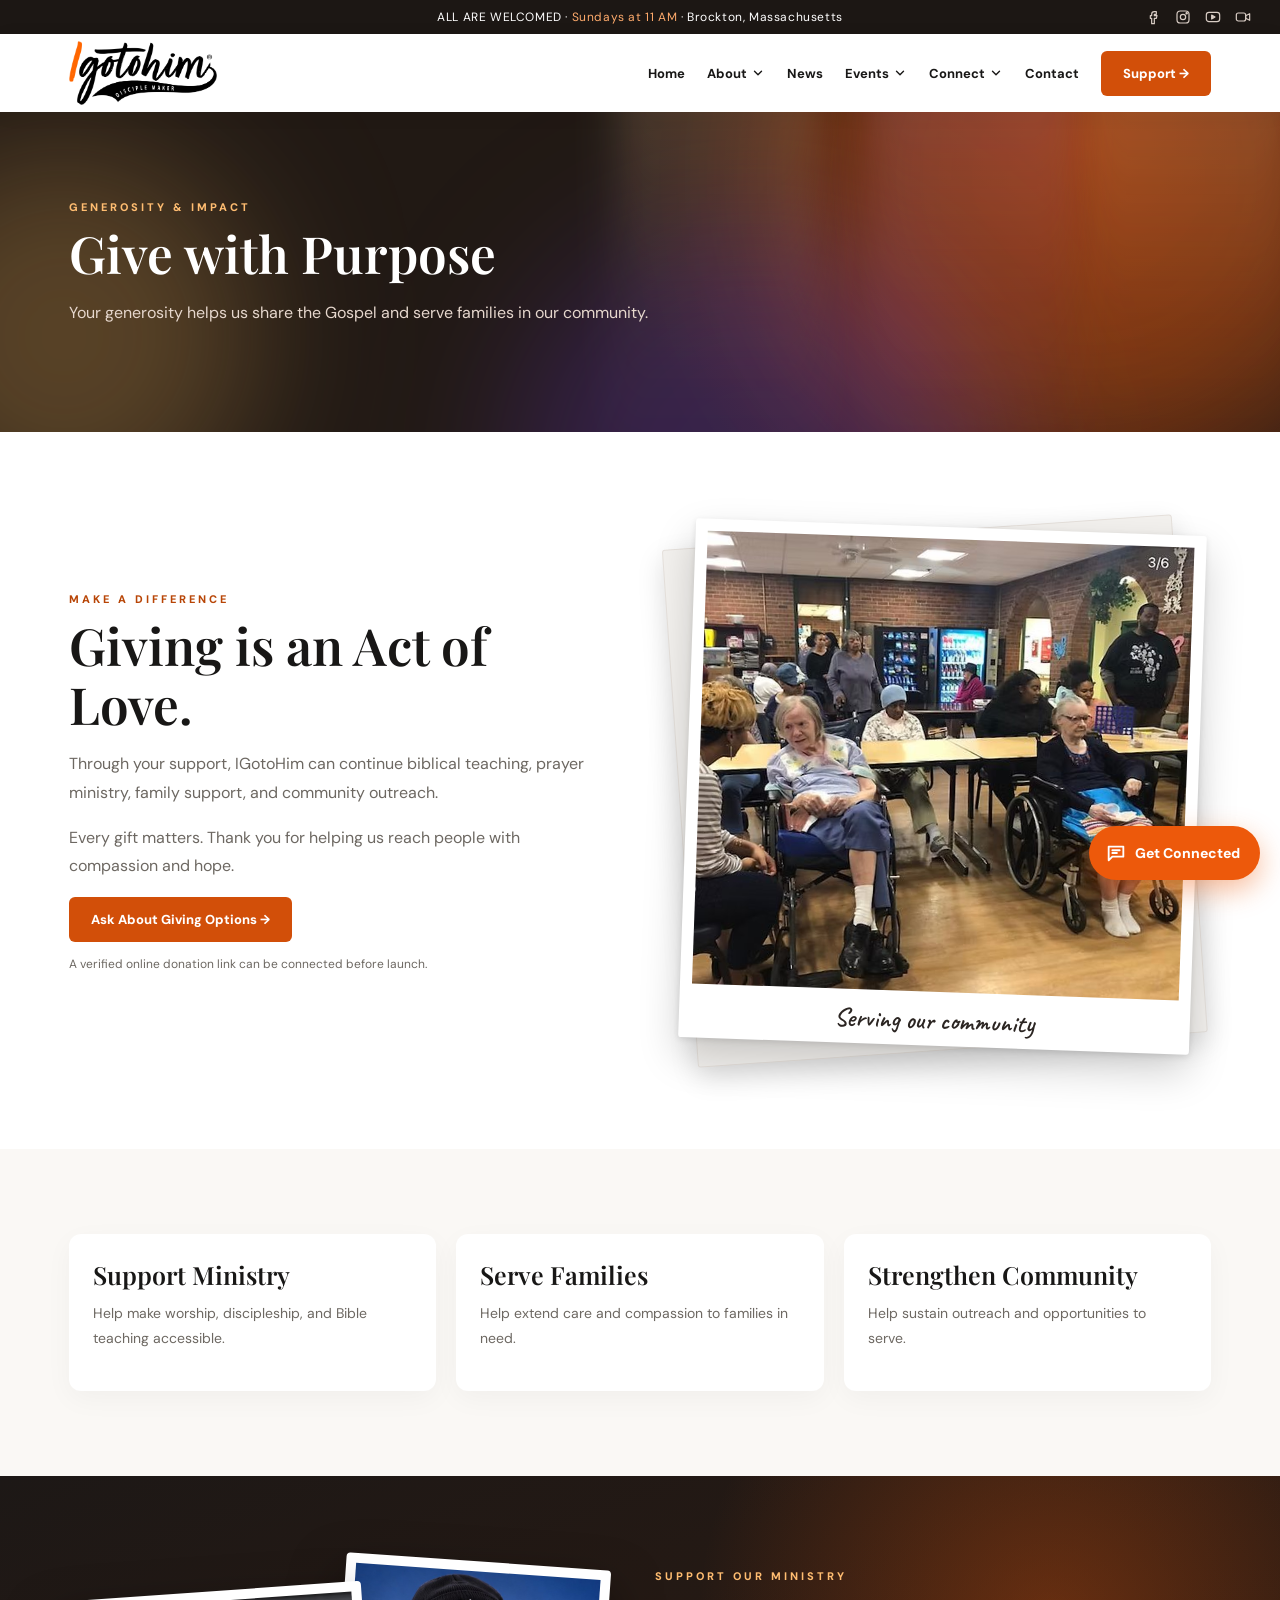
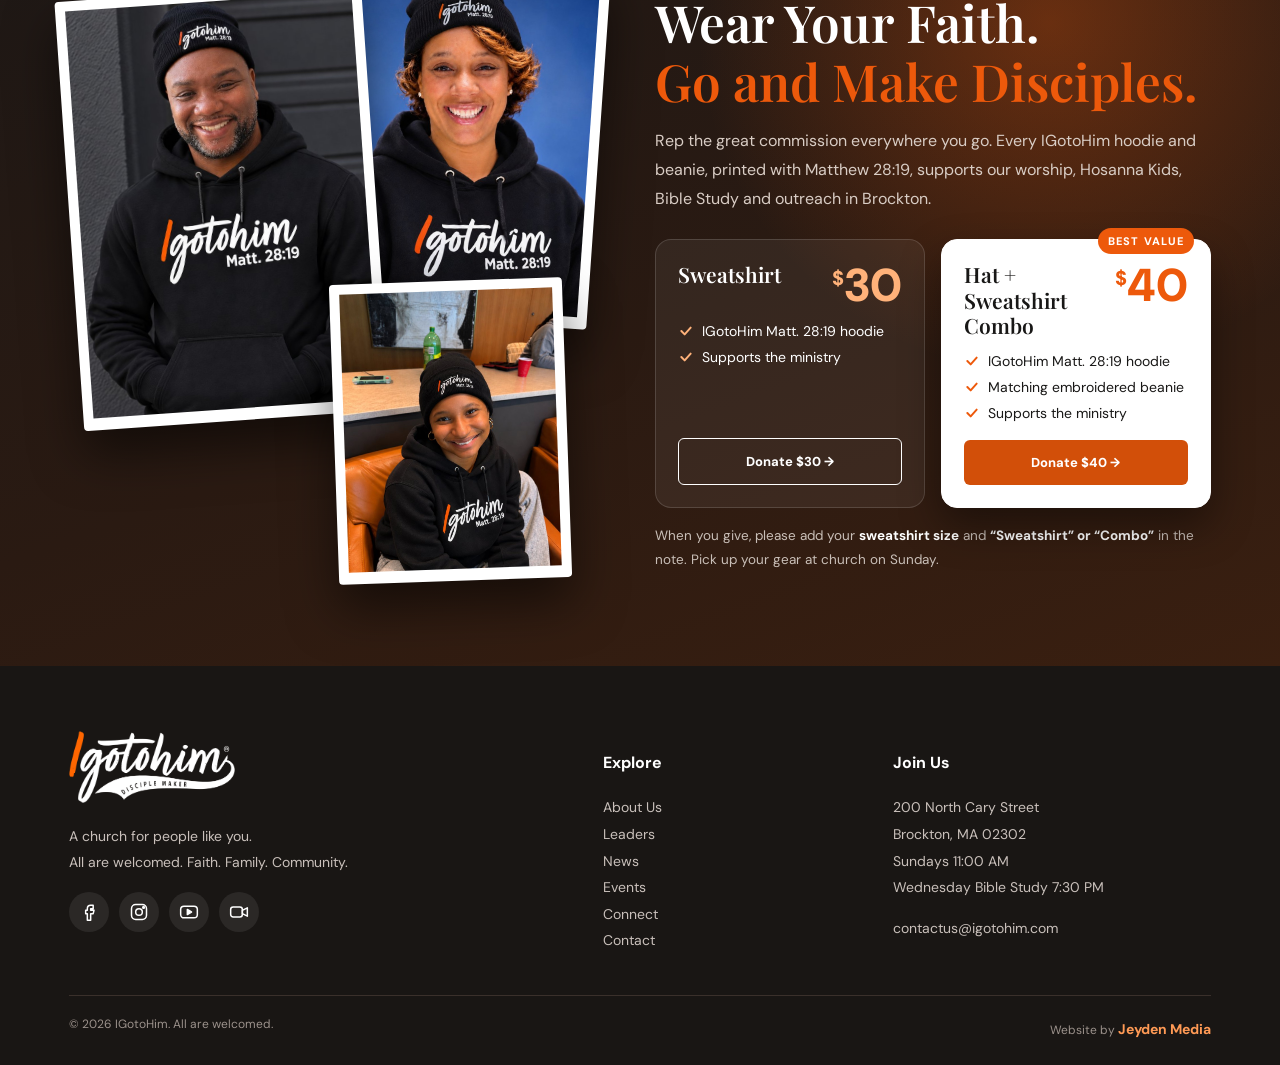
<file: giving.html>
<!doctype html><html lang="en"><head><meta charset="utf-8"><meta name="viewport" content="width=device-width,initial-scale=1"><meta name="theme-color" content="#ed590b"><meta name="description" content="Support IGotoHim’s ministry, families and community outreach in Brockton, MA. Give securely online."><link rel="canonical" href="https://www.igotohim.com/giving.html"><meta name="robots" content="index,follow"><link rel="icon" type="image/png" href="assets/img/favicon.png"><link rel="apple-touch-icon" href="assets/img/apple-touch-icon.png"><meta property="og:type" content="website"><meta property="og:site_name" content="IGotoHim"><meta property="og:title" content="Give Online | Support IGotoHim"><meta property="og:description" content="Support IGotoHim’s ministry, families and community outreach in Brockton, MA. Give securely online."><meta property="og:url" content="https://www.igotohim.com/giving.html"><meta property="og:image" content="https://www.igotohim.com/assets/img/og-image.jpg"><meta property="og:image:width" content="1200"><meta property="og:image:height" content="630"><meta property="og:image:alt" content="IGotoHim: A church for people like you"><meta property="og:locale" content="en_US"><meta name="twitter:card" content="summary_large_image"><meta name="twitter:title" content="Give Online | Support IGotoHim"><meta name="twitter:description" content="Support IGotoHim’s ministry, families and community outreach in Brockton, MA. Give securely online."><meta name="twitter:image" content="https://www.igotohim.com/assets/img/og-image.jpg"><meta name="geo.region" content="US-MA"><meta name="geo.placename" content="Brockton"><title>Give Online | Support IGotoHim</title><link rel="stylesheet" href="assets/style.css?v=20261126a"><script defer src="assets/config.js?v=20261126a"></script><script defer src="assets/app.js?v=20261126a"></script></head><body><div id="site-header"><div class="topbar">ALL ARE WELCOMED · <span>Sundays at 11 AM</span><span class="tb-loc"> · Brockton, Massachusetts</span></div><header class="nav"><div class="container nav-inner"><a class="nav-donate" href="https://app.easytithe.com/App/Form/7c1a2889-3194-436c-9861-6d94e68240a6" target="_blank" rel="noopener" aria-label="Donate to IGotoHim"><svg viewBox="0 0 24 24" aria-hidden="true"><path d="M12 20s-7-4.4-7-10a4 4 0 0 1 7-2.6A4 4 0 0 1 19 10c0 5.6-7 10-7 10z"/></svg><span>Donate</span></a><a class="brand" href="index.html"><img src="assets/logo.png" alt="IGotoHim — Disciple Maker" width="900" height="390"></a><button class="menu" aria-label="Toggle menu" aria-expanded="false">☰</button><nav class="navlinks" aria-label="Main"><a class="navitem" href="index.html">Home</a><div class="dropdown"><a class="navitem" href="about.html" aria-haspopup="true">About <svg class="chev" viewBox="0 0 24 24" aria-hidden="true"><path d="m6 9 6 6 6-6"/></svg></a><div class="dropmenu"><a href="leadership.html">Leaders</a><a href="sermons.html">Sermons</a></div></div><a class="navitem" href="news.html">News</a><div class="dropdown"><a class="navitem" href="events.html" aria-haspopup="true">Events <svg class="chev" viewBox="0 0 24 24" aria-hidden="true"><path d="m6 9 6 6 6-6"/></svg></a><div class="dropmenu"><a href="events.html#sunday-service">Sunday Service</a><a href="events.html#bible-study">Bible Study</a></div></div><div class="dropdown"><a class="navitem" href="connect.html" aria-haspopup="true">Connect <svg class="chev" viewBox="0 0 24 24" aria-hidden="true"><path d="m6 9 6 6 6-6"/></svg></a><div class="dropmenu"><a href="connect.html#baptism">Baptism</a><a href="ministries.html">Ministries</a></div></div><a class="navitem" href="contact.html">Contact</a><a class="btn" href="https://app.easytithe.com/App/Form/7c1a2889-3194-436c-9861-6d94e68240a6" target="_blank" rel="noopener">Support →</a></nav></div></header></div><main><section class="page-hero"><div class="hero-fx" aria-hidden="true"><span class="glow g1"></span><span class="glow g2"></span><span class="glow g3"></span><span class="beam b1"></span><span class="beam b2"></span><span class="beam b3"></span><div class="sparks"><i style="--x:32%;--d:14.3s;--delay:-2.3s;--s:6px"></i><i style="--x:82%;--d:14.2s;--delay:-10.9s;--s:6px"></i><i style="--x:35%;--d:14.0s;--delay:-3.5s;--s:6px"></i><i style="--x:71%;--d:16.5s;--delay:-8.6s;--s:4px"></i><i style="--x:31%;--d:14.7s;--delay:-15.6s;--s:6px"></i><i style="--x:96%;--d:9.1s;--delay:-14.0s;--s:4px"></i><i style="--x:77%;--d:9.4s;--delay:-14.0s;--s:5px"></i><i style="--x:62%;--d:14.4s;--delay:-16.6s;--s:6px"></i><i style="--x:93%;--d:16.1s;--delay:-7.7s;--s:6px"></i><i style="--x:19%;--d:16.9s;--delay:-1.8s;--s:4px"></i><i style="--x:65%;--d:11.0s;--delay:-17.4s;--s:6px"></i><i style="--x:82%;--d:16.7s;--delay:-7.6s;--s:6px"></i><i style="--x:75%;--d:12.2s;--delay:-10.5s;--s:4px"></i><i style="--x:45%;--d:15.1s;--delay:-16.7s;--s:5px"></i><i style="--x:79%;--d:15.0s;--delay:-2.9s;--s:5px"></i><i style="--x:71%;--d:17.1s;--delay:-10.2s;--s:4px"></i><i style="--x:83%;--d:16.5s;--delay:-10.3s;--s:5px"></i><i style="--x:17%;--d:9.6s;--delay:-15.4s;--s:6px"></i><i style="--x:13%;--d:12.1s;--delay:-1.2s;--s:4px"></i><i style="--x:4%;--d:11.6s;--delay:-13.8s;--s:3px"></i><i style="--x:7%;--d:14.4s;--delay:-13.7s;--s:6px"></i><i style="--x:93%;--d:14.3s;--delay:-9.9s;--s:5px"></i></div></div><div class="container"><div class="eyebrow">GENEROSITY & IMPACT</div><h1>Give with Purpose</h1><p>Your generosity helps us share the Gospel and serve families in our community.</p></div></section><section class="section"><div class="container split"><div><div class="eyebrow">MAKE A DIFFERENCE</div><h2>Giving is an Act of Love.</h2><p>Through your support, IGotoHim can continue biblical teaching, prayer ministry, family support, and community outreach.</p><p>Every gift matters. Thank you for helping us reach people with compassion and hope.</p><a class="btn" data-give href="mailto:contactus@igotohim.com">Ask About Giving Options →</a><p style="font-size:12px">A verified online donation link can be connected before launch.</p></div><div class="pol-wrap tilt-r "><figure class="polaroid"><img src="assets/img/outreach.jpg" alt="IGotoHim members serving seniors at a care home"><figcaption>Serving our community</figcaption></figure></div></div></section><section class="section soft"><div class="container"><div class="cards"><div class="card"><div class="card-content"><h3>Support Ministry</h3><p>Help make worship, discipleship, and Bible teaching accessible.</p></div></div><div class="card"><div class="card-content"><h3>Serve Families</h3><p>Help extend care and compassion to families in need.</p></div></div><div class="card"><div class="card-content"><h3>Strengthen Community</h3><p>Help sustain outreach and opportunities to serve.</p></div></div></div></div></section><section class="section merch merch-giving" id="support-merch"><div class="container"><div class="merch-grid"><div class="merch-photos"><figure class="mp mp1"><img loading="lazy" src="assets/img/merch-1.jpg" alt="Man wearing the IGotoHim Matt. 28:19 hoodie and beanie"></figure><figure class="mp mp2"><img loading="lazy" src="assets/img/merch-3.jpg" alt="Woman wearing the IGotoHim Matt. 28:19 hoodie and beanie"></figure><figure class="mp mp3"><img loading="lazy" src="assets/img/merch-2.jpg" alt="Young woman wearing the IGotoHim hoodie and beanie"></figure></div><div class="merch-copy"><div class="eyebrow">SUPPORT OUR MINISTRY</div><h2>Wear Your Faith.<br><span class="accent">Go and Make Disciples.</span></h2><p>Rep the great commission everywhere you go. Every IGotoHim hoodie and beanie, printed with Matthew 28:19, supports our worship, Hosanna Kids, Bible Study and outreach in Brockton.</p><div class="offers"><div class="offer"><div class="offer-top"><h3>Sweatshirt</h3><div class="price"><sup>$</sup>30</div></div><ul><li><svg viewBox="0 0 24 24" aria-hidden="true"><path d="m5 12 5 5 9-10"/></svg>IGotoHim Matt. 28:19 hoodie</li><li><svg viewBox="0 0 24 24" aria-hidden="true"><path d="m5 12 5 5 9-10"/></svg>Supports the ministry</li></ul><a class="btn" href="https://app.easytithe.com/App/Form/7c1a2889-3194-436c-9861-6d94e68240a6" target="_blank" rel="noopener">Donate $30 →</a></div><div class="offer best"><span class="badge">BEST VALUE</span><div class="offer-top"><h3>Hat + Sweatshirt Combo</h3><div class="price"><sup>$</sup>40</div></div><ul><li><svg viewBox="0 0 24 24" aria-hidden="true"><path d="m5 12 5 5 9-10"/></svg>IGotoHim Matt. 28:19 hoodie</li><li><svg viewBox="0 0 24 24" aria-hidden="true"><path d="m5 12 5 5 9-10"/></svg>Matching embroidered beanie</li><li><svg viewBox="0 0 24 24" aria-hidden="true"><path d="m5 12 5 5 9-10"/></svg>Supports the ministry</li></ul><a class="btn" href="https://app.easytithe.com/App/Form/7c1a2889-3194-436c-9861-6d94e68240a6" target="_blank" rel="noopener">Donate $40 →</a></div></div><p class="merch-note">When you give, please add your <b>sweatshirt size</b> and <b>“Sweatshirt” or “Combo”</b> in the note. Pick up your gear at church on Sunday.</p></div></div></div></section></main><div id="site-footer"><footer class="footer"><div class="container"><div class="footer-grid"><div><a class="brand" href="index.html"><img src="assets/logo-white.png" alt="IGotoHim — Disciple Maker" width="900" height="390"></a><p>A church for people like you.<br>All are welcomed. Faith. Family. Community.</p></div><div><h4>Explore</h4><div><a href="about.html">About Us</a></div><div><a href="leadership.html">Leaders</a></div><div><a href="news.html">News</a></div><div><a href="events.html">Events</a></div><div><a href="connect.html">Connect</a></div><div><a href="contact.html">Contact</a></div></div><div><h4>Join Us</h4><p>200 North Cary Street<br>Brockton, MA 02302<br>Sundays 11:00 AM<br>Wednesday Bible Study 7:30 PM</p><p><a href="mailto:contactus@igotohim.com">contactus@igotohim.com</a></p></div></div><div class="footer-bottom"><span>© <span id="year">2026</span> IGotoHim. All are welcomed.</span><span class="credit">Website by <a href="https://jeydenmedia.com" target="_blank" rel="noopener">Jeyden Media</a></span></div></div></footer></div><script defer src="assets/assistant.js?v=20261126a"></script></body></html>
</file>
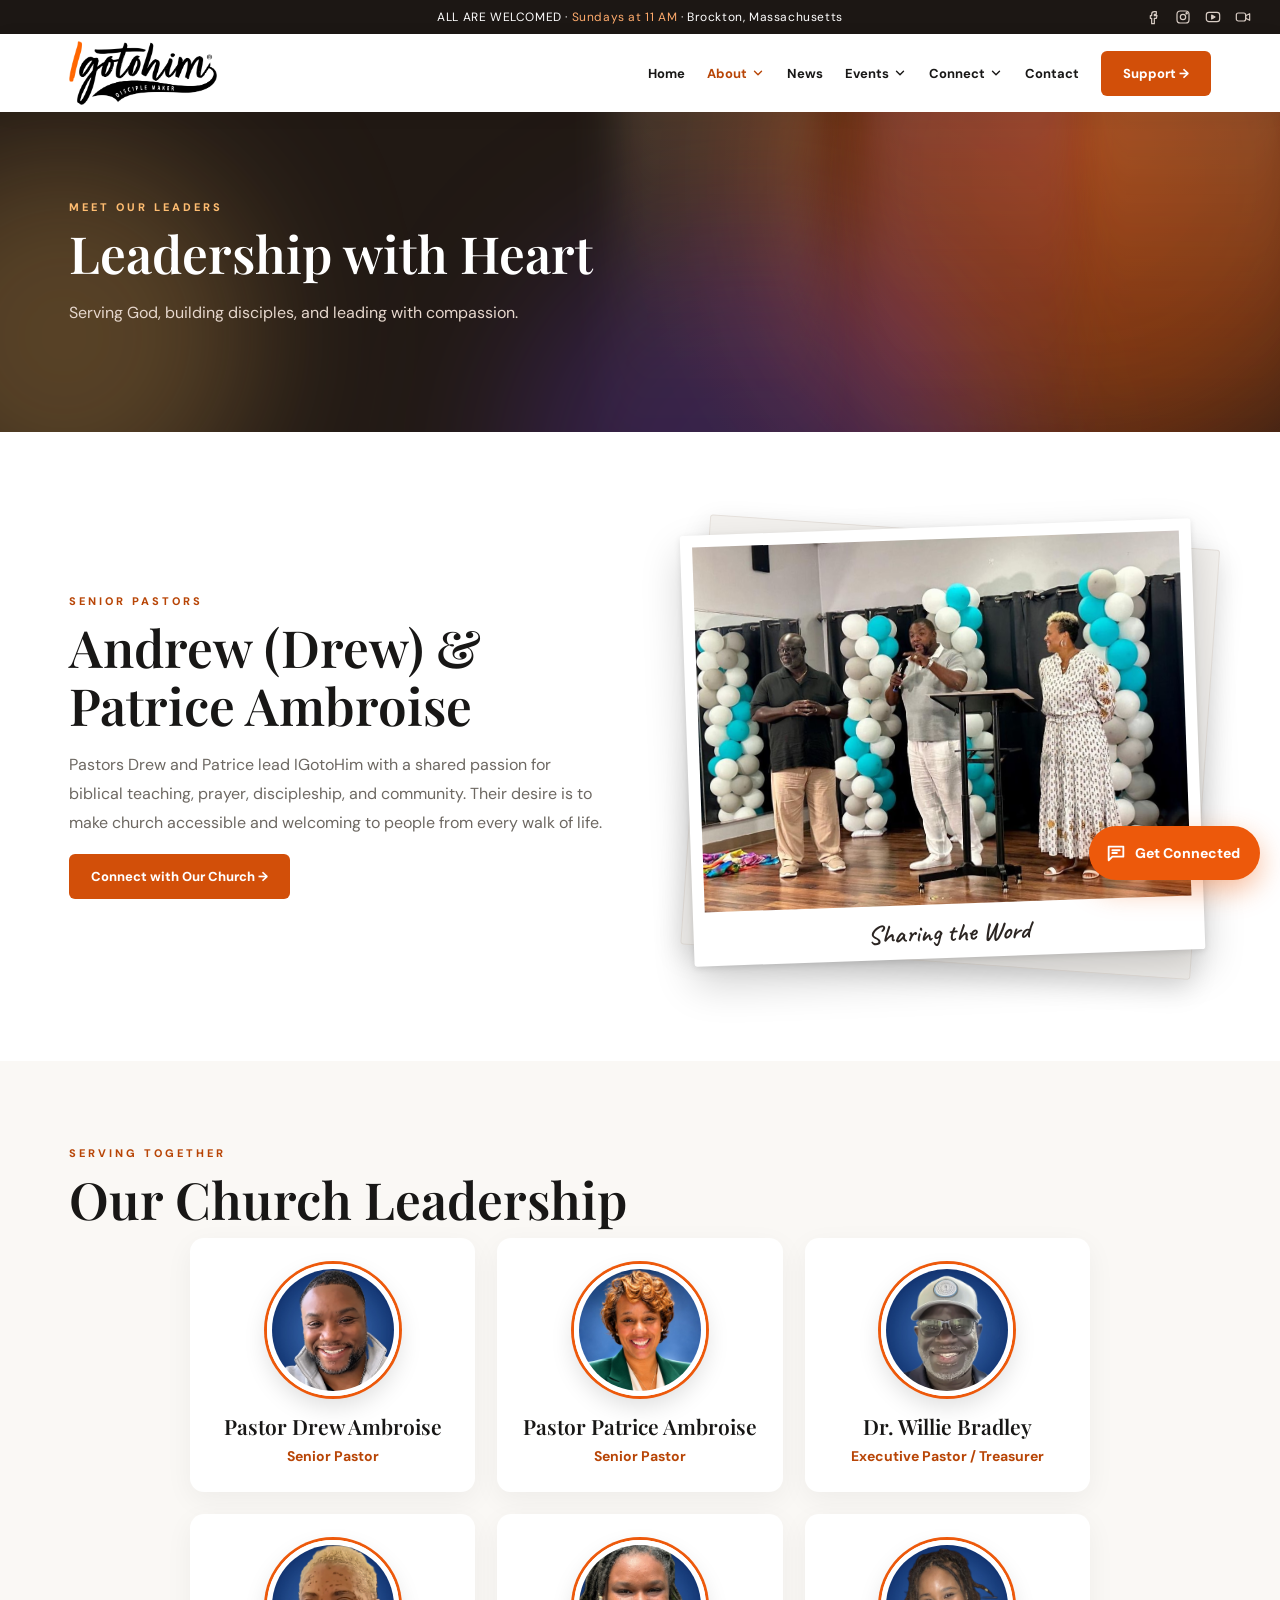
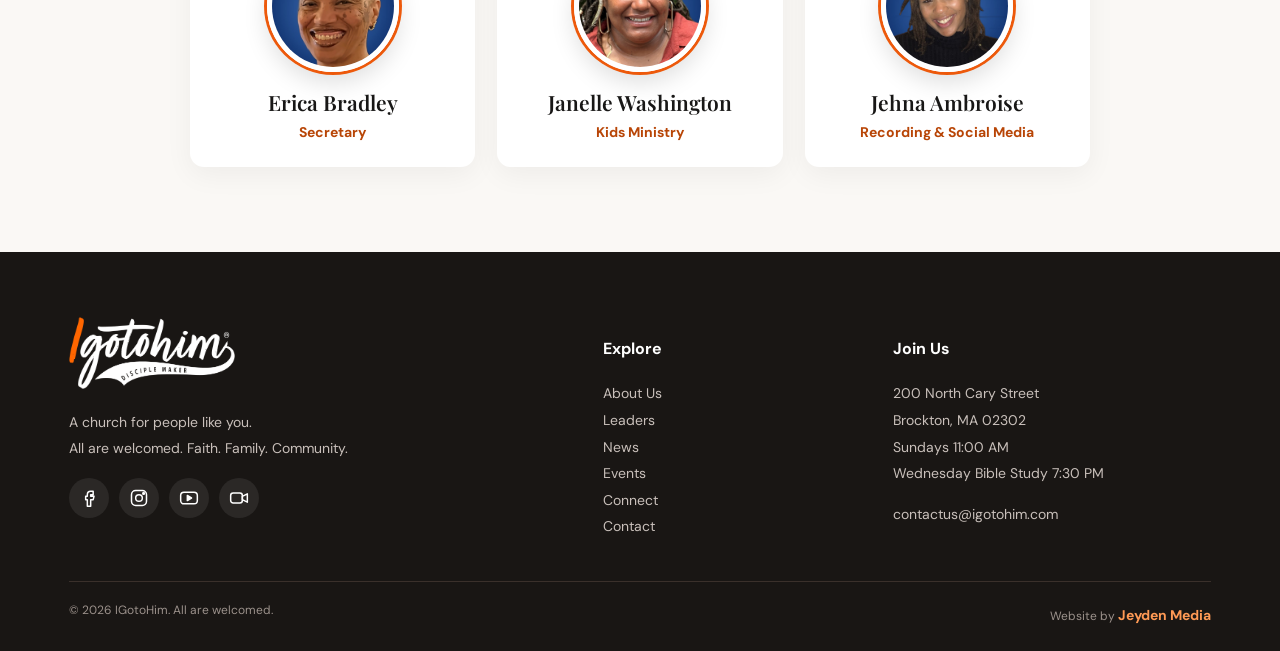
<file: leadership.html>
<!doctype html><html lang="en"><head><meta charset="utf-8"><meta name="viewport" content="width=device-width,initial-scale=1"><meta name="theme-color" content="#ed590b"><meta name="description" content="Meet Pastors Andrew (Drew) and Patrice Ambroise and the leadership team serving IGotoHim in Brockton, Massachusetts."><link rel="canonical" href="https://www.igotohim.com/leadership.html"><meta name="robots" content="index,follow"><link rel="icon" type="image/png" href="assets/img/favicon.png"><link rel="apple-touch-icon" href="assets/img/apple-touch-icon.png"><meta property="og:type" content="website"><meta property="og:site_name" content="IGotoHim"><meta property="og:title" content="Leaders | Pastors Andrew & Patrice Ambroise | IGotoHim"><meta property="og:description" content="Meet Pastors Andrew (Drew) and Patrice Ambroise and the leadership team serving IGotoHim in Brockton, Massachusetts."><meta property="og:url" content="https://www.igotohim.com/leadership.html"><meta property="og:image" content="https://www.igotohim.com/assets/img/og-image.jpg"><meta property="og:image:width" content="1200"><meta property="og:image:height" content="630"><meta property="og:image:alt" content="IGotoHim: A church for people like you"><meta property="og:locale" content="en_US"><meta name="twitter:card" content="summary_large_image"><meta name="twitter:title" content="Leaders | Pastors Andrew & Patrice Ambroise | IGotoHim"><meta name="twitter:description" content="Meet Pastors Andrew (Drew) and Patrice Ambroise and the leadership team serving IGotoHim in Brockton, Massachusetts."><meta name="twitter:image" content="https://www.igotohim.com/assets/img/og-image.jpg"><meta name="geo.region" content="US-MA"><meta name="geo.placename" content="Brockton"><title>Leaders | Pastors Andrew & Patrice Ambroise | IGotoHim</title><link rel="stylesheet" href="assets/style.css?v=20261126a"><script defer src="assets/config.js?v=20261126a"></script><script defer src="assets/app.js?v=20261126a"></script></head><body><div id="site-header"><div class="topbar">ALL ARE WELCOMED · <span>Sundays at 11 AM</span><span class="tb-loc"> · Brockton, Massachusetts</span></div><header class="nav"><div class="container nav-inner"><a class="nav-donate" href="https://app.easytithe.com/App/Form/7c1a2889-3194-436c-9861-6d94e68240a6" target="_blank" rel="noopener" aria-label="Donate to IGotoHim"><svg viewBox="0 0 24 24" aria-hidden="true"><path d="M12 20s-7-4.4-7-10a4 4 0 0 1 7-2.6A4 4 0 0 1 19 10c0 5.6-7 10-7 10z"/></svg><span>Donate</span></a><a class="brand" href="index.html"><img src="assets/logo.png" alt="IGotoHim — Disciple Maker" width="900" height="390"></a><button class="menu" aria-label="Toggle menu" aria-expanded="false">☰</button><nav class="navlinks" aria-label="Main"><a class="navitem" href="index.html">Home</a><div class="dropdown"><a class="navitem active" href="about.html" aria-haspopup="true">About <svg class="chev" viewBox="0 0 24 24" aria-hidden="true"><path d="m6 9 6 6 6-6"/></svg></a><div class="dropmenu"><a href="leadership.html">Leaders</a><a href="sermons.html">Sermons</a></div></div><a class="navitem" href="news.html">News</a><div class="dropdown"><a class="navitem" href="events.html" aria-haspopup="true">Events <svg class="chev" viewBox="0 0 24 24" aria-hidden="true"><path d="m6 9 6 6 6-6"/></svg></a><div class="dropmenu"><a href="events.html#sunday-service">Sunday Service</a><a href="events.html#bible-study">Bible Study</a></div></div><div class="dropdown"><a class="navitem" href="connect.html" aria-haspopup="true">Connect <svg class="chev" viewBox="0 0 24 24" aria-hidden="true"><path d="m6 9 6 6 6-6"/></svg></a><div class="dropmenu"><a href="connect.html#baptism">Baptism</a><a href="ministries.html">Ministries</a></div></div><a class="navitem" href="contact.html">Contact</a><a class="btn" href="https://app.easytithe.com/App/Form/7c1a2889-3194-436c-9861-6d94e68240a6" target="_blank" rel="noopener">Support →</a></nav></div></header></div><main><section class="page-hero"><div class="hero-fx" aria-hidden="true"><span class="glow g1"></span><span class="glow g2"></span><span class="glow g3"></span><span class="beam b1"></span><span class="beam b2"></span><span class="beam b3"></span><div class="sparks"><i style="--x:32%;--d:14.3s;--delay:-2.3s;--s:6px"></i><i style="--x:82%;--d:14.2s;--delay:-10.9s;--s:6px"></i><i style="--x:35%;--d:14.0s;--delay:-3.5s;--s:6px"></i><i style="--x:71%;--d:16.5s;--delay:-8.6s;--s:4px"></i><i style="--x:31%;--d:14.7s;--delay:-15.6s;--s:6px"></i><i style="--x:96%;--d:9.1s;--delay:-14.0s;--s:4px"></i><i style="--x:77%;--d:9.4s;--delay:-14.0s;--s:5px"></i><i style="--x:62%;--d:14.4s;--delay:-16.6s;--s:6px"></i><i style="--x:93%;--d:16.1s;--delay:-7.7s;--s:6px"></i><i style="--x:19%;--d:16.9s;--delay:-1.8s;--s:4px"></i><i style="--x:65%;--d:11.0s;--delay:-17.4s;--s:6px"></i><i style="--x:82%;--d:16.7s;--delay:-7.6s;--s:6px"></i><i style="--x:75%;--d:12.2s;--delay:-10.5s;--s:4px"></i><i style="--x:45%;--d:15.1s;--delay:-16.7s;--s:5px"></i><i style="--x:79%;--d:15.0s;--delay:-2.9s;--s:5px"></i><i style="--x:71%;--d:17.1s;--delay:-10.2s;--s:4px"></i><i style="--x:83%;--d:16.5s;--delay:-10.3s;--s:5px"></i><i style="--x:17%;--d:9.6s;--delay:-15.4s;--s:6px"></i><i style="--x:13%;--d:12.1s;--delay:-1.2s;--s:4px"></i><i style="--x:4%;--d:11.6s;--delay:-13.8s;--s:3px"></i><i style="--x:7%;--d:14.4s;--delay:-13.7s;--s:6px"></i><i style="--x:93%;--d:14.3s;--delay:-9.9s;--s:5px"></i></div></div><div class="container"><div class="eyebrow">MEET OUR LEADERS</div><h1>Leadership with Heart</h1><p>Serving God, building disciples, and leading with compassion.</p></div></section><section class="section"><div class="container"><div class="split"><div><div class="eyebrow">SENIOR PASTORS</div><h2>Andrew (Drew) &amp; Patrice Ambroise</h2><p>Pastors Drew and Patrice lead IGotoHim with a shared passion for biblical teaching, prayer, discipleship, and community. Their desire is to make church accessible and welcoming to people from every walk of life.</p><a class="btn" href="contact.html">Connect with Our Church →</a></div><div class="pol-wrap tilt-l pw-pastor-photo pw-wide"><figure class="polaroid"><img loading="lazy" src="assets/img/leaders-event.jpg?v=2" alt="Pastor Andrew Ambroise speaking at a church gathering, with Pastor Patrice Ambroise and church leaders" class="pastor-photo wide"><figcaption>Sharing the Word</figcaption></figure></div></div></div></section><section class="section soft"><div class="container"><div class="eyebrow">SERVING TOGETHER</div><h2>Our Church Leadership</h2><div class="leaders"><div class="leader"><img class="leader-photo" src="assets/img/leader-drew.jpg?v=3" alt="Pastor Andrew (Drew) Ambroise, Senior Pastor" width="600" height="600" loading="lazy"><h3>Pastor Drew Ambroise</h3><p>Senior Pastor</p></div><div class="leader"><img class="leader-photo" src="assets/img/leader-patrice.jpg?v=2" alt="Pastor Patrice Ambroise, Senior Pastor" width="600" height="600" loading="lazy"><h3>Pastor Patrice Ambroise</h3><p>Senior Pastor</p></div><div class="leader"><img class="leader-photo" src="assets/img/leader-willie.jpg?v=3" alt="Dr. Willie Bradley, Executive Pastor / Treasurer" width="600" height="600" loading="lazy"><h3>Dr. Willie Bradley</h3><p>Executive Pastor / Treasurer</p></div><div class="leader"><img class="leader-photo" src="assets/img/leader-erica.jpg?v=3" alt="Erica Bradley, Secretary" width="600" height="600" loading="lazy"><h3>Erica Bradley</h3><p>Secretary</p></div><div class="leader"><img class="leader-photo" src="assets/img/leader-janelle.jpg?v=2" alt="Janelle Washington, Kids Ministry" width="600" height="600" loading="lazy"><h3>Janelle Washington</h3><p>Kids Ministry</p></div><div class="leader"><img class="leader-photo" src="assets/img/leader-jehna.jpg?v=2" alt="Jehna Ambroise, Recording and Social Media" width="600" height="600" loading="lazy"><h3>Jehna Ambroise</h3><p>Recording &amp; Social Media</p></div></div></div></section></main><div id="site-footer"><footer class="footer"><div class="container"><div class="footer-grid"><div><a class="brand" href="index.html"><img src="assets/logo-white.png" alt="IGotoHim — Disciple Maker" width="900" height="390"></a><p>A church for people like you.<br>All are welcomed. Faith. Family. Community.</p></div><div><h4>Explore</h4><div><a href="about.html">About Us</a></div><div><a href="leadership.html">Leaders</a></div><div><a href="news.html">News</a></div><div><a href="events.html">Events</a></div><div><a href="connect.html">Connect</a></div><div><a href="contact.html">Contact</a></div></div><div><h4>Join Us</h4><p>200 North Cary Street<br>Brockton, MA 02302<br>Sundays 11:00 AM<br>Wednesday Bible Study 7:30 PM</p><p><a href="mailto:contactus@igotohim.com">contactus@igotohim.com</a></p></div></div><div class="footer-bottom"><span>© <span id="year">2026</span> IGotoHim. All are welcomed.</span><span class="credit">Website by <a href="https://jeydenmedia.com" target="_blank" rel="noopener">Jeyden Media</a></span></div></div></footer></div><script defer src="assets/assistant.js?v=20261126a"></script></body></html>
</file>
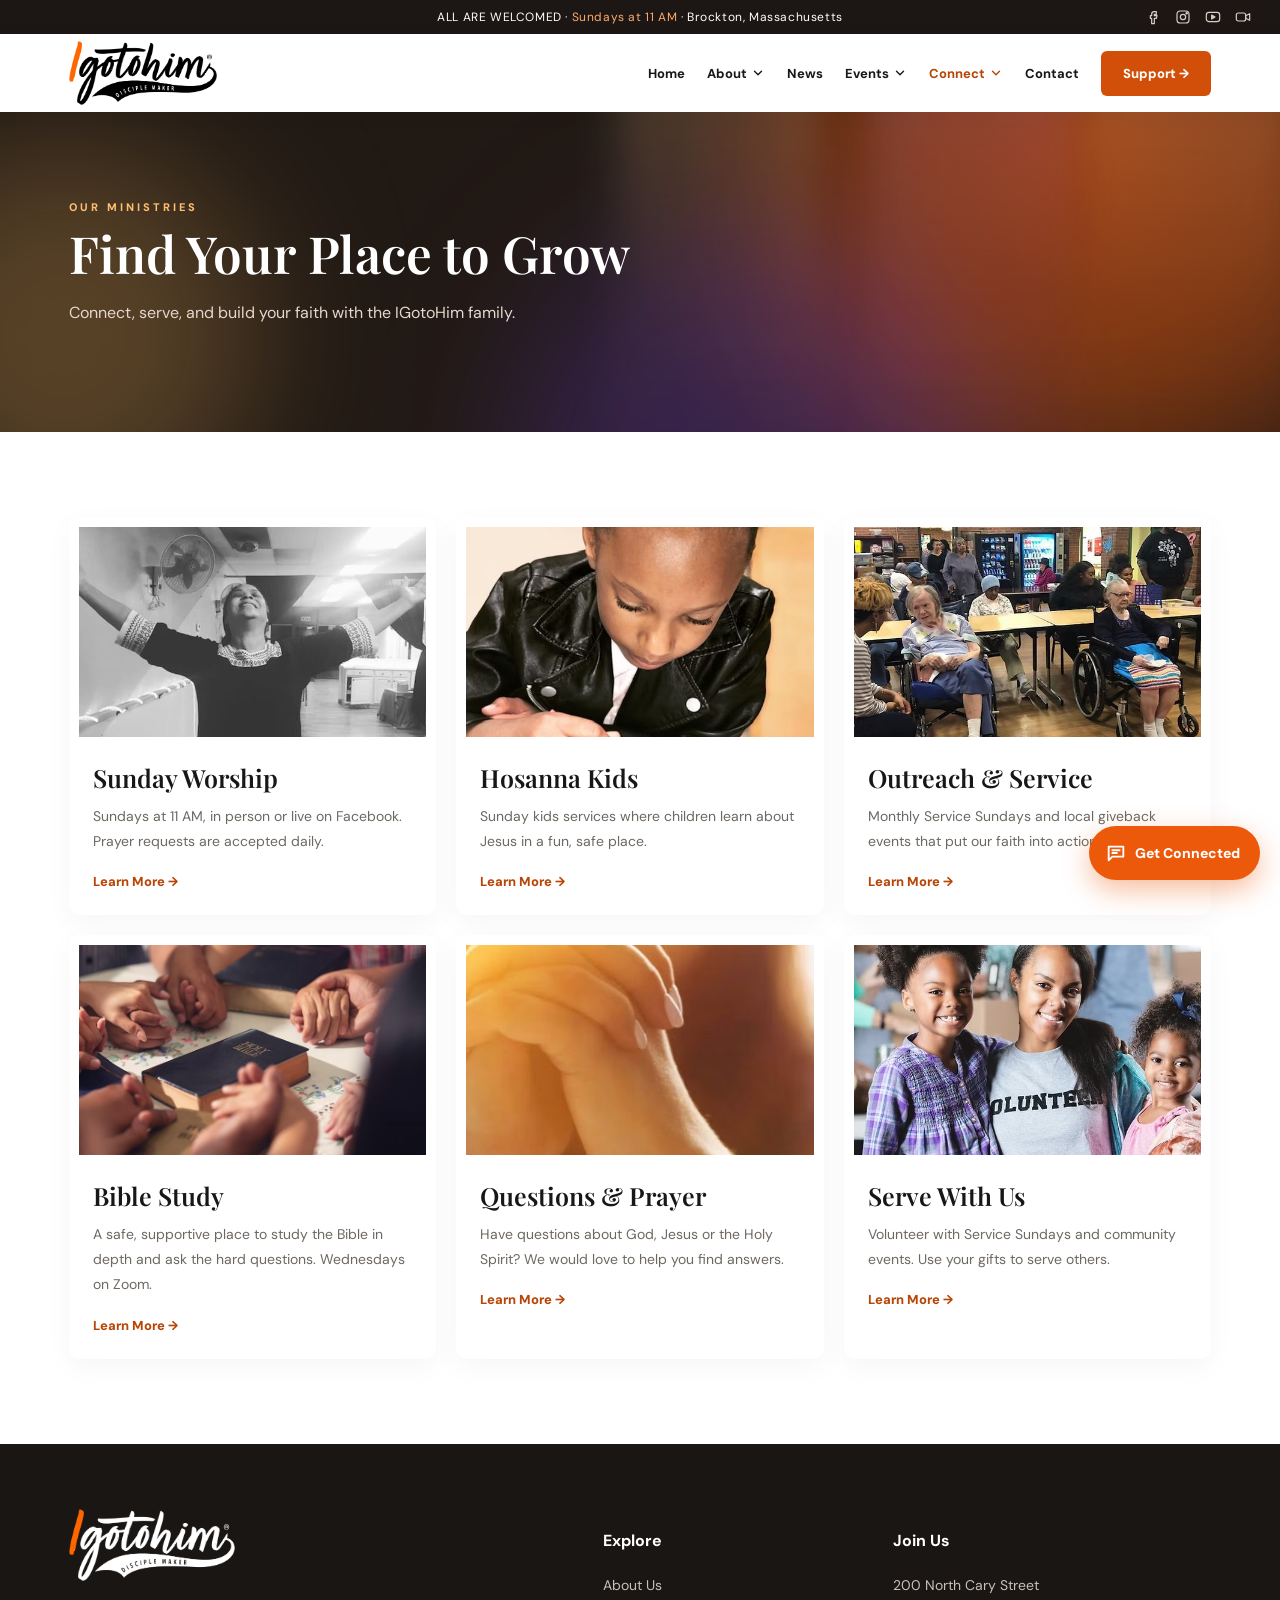
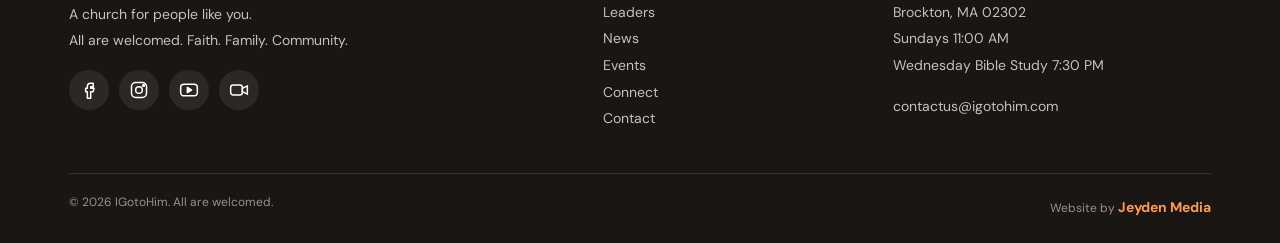
<file: ministries.html>
<!doctype html><html lang="en"><head><meta charset="utf-8"><meta name="viewport" content="width=device-width,initial-scale=1"><meta name="theme-color" content="#ed590b"><meta name="description" content="Find your place to grow at IGotoHim: Sunday worship, Hosanna Kids, Bible Study, prayer, outreach and volunteer opportunities in Brockton, MA."><link rel="canonical" href="https://www.igotohim.com/ministries.html"><meta name="robots" content="index,follow"><link rel="icon" type="image/png" href="assets/img/favicon.png"><link rel="apple-touch-icon" href="assets/img/apple-touch-icon.png"><meta property="og:type" content="website"><meta property="og:site_name" content="IGotoHim"><meta property="og:title" content="Ministries | Hosanna Kids, Bible Study & Outreach | IGotoHim"><meta property="og:description" content="Find your place to grow at IGotoHim: Sunday worship, Hosanna Kids, Bible Study, prayer, outreach and volunteer opportunities in Brockton, MA."><meta property="og:url" content="https://www.igotohim.com/ministries.html"><meta property="og:image" content="https://www.igotohim.com/assets/img/og-image.jpg"><meta property="og:image:width" content="1200"><meta property="og:image:height" content="630"><meta property="og:image:alt" content="IGotoHim: A church for people like you"><meta property="og:locale" content="en_US"><meta name="twitter:card" content="summary_large_image"><meta name="twitter:title" content="Ministries | Hosanna Kids, Bible Study & Outreach | IGotoHim"><meta name="twitter:description" content="Find your place to grow at IGotoHim: Sunday worship, Hosanna Kids, Bible Study, prayer, outreach and volunteer opportunities in Brockton, MA."><meta name="twitter:image" content="https://www.igotohim.com/assets/img/og-image.jpg"><meta name="geo.region" content="US-MA"><meta name="geo.placename" content="Brockton"><title>Ministries | Hosanna Kids, Bible Study & Outreach | IGotoHim</title><link rel="stylesheet" href="assets/style.css?v=20261126a"><script defer src="assets/config.js?v=20261126a"></script><script defer src="assets/app.js?v=20261126a"></script></head><body><div id="site-header"><div class="topbar">ALL ARE WELCOMED · <span>Sundays at 11 AM</span><span class="tb-loc"> · Brockton, Massachusetts</span></div><header class="nav"><div class="container nav-inner"><a class="nav-donate" href="https://app.easytithe.com/App/Form/7c1a2889-3194-436c-9861-6d94e68240a6" target="_blank" rel="noopener" aria-label="Donate to IGotoHim"><svg viewBox="0 0 24 24" aria-hidden="true"><path d="M12 20s-7-4.4-7-10a4 4 0 0 1 7-2.6A4 4 0 0 1 19 10c0 5.6-7 10-7 10z"/></svg><span>Donate</span></a><a class="brand" href="index.html"><img src="assets/logo.png" alt="IGotoHim — Disciple Maker" width="900" height="390"></a><button class="menu" aria-label="Toggle menu" aria-expanded="false">☰</button><nav class="navlinks" aria-label="Main"><a class="navitem" href="index.html">Home</a><div class="dropdown"><a class="navitem" href="about.html" aria-haspopup="true">About <svg class="chev" viewBox="0 0 24 24" aria-hidden="true"><path d="m6 9 6 6 6-6"/></svg></a><div class="dropmenu"><a href="leadership.html">Leaders</a><a href="sermons.html">Sermons</a></div></div><a class="navitem" href="news.html">News</a><div class="dropdown"><a class="navitem" href="events.html" aria-haspopup="true">Events <svg class="chev" viewBox="0 0 24 24" aria-hidden="true"><path d="m6 9 6 6 6-6"/></svg></a><div class="dropmenu"><a href="events.html#sunday-service">Sunday Service</a><a href="events.html#bible-study">Bible Study</a></div></div><div class="dropdown"><a class="navitem active" href="connect.html" aria-haspopup="true">Connect <svg class="chev" viewBox="0 0 24 24" aria-hidden="true"><path d="m6 9 6 6 6-6"/></svg></a><div class="dropmenu"><a href="connect.html#baptism">Baptism</a><a href="ministries.html">Ministries</a></div></div><a class="navitem" href="contact.html">Contact</a><a class="btn" href="https://app.easytithe.com/App/Form/7c1a2889-3194-436c-9861-6d94e68240a6" target="_blank" rel="noopener">Support →</a></nav></div></header></div><main><section class="page-hero"><div class="hero-fx" aria-hidden="true"><span class="glow g1"></span><span class="glow g2"></span><span class="glow g3"></span><span class="beam b1"></span><span class="beam b2"></span><span class="beam b3"></span><div class="sparks"><i style="--x:32%;--d:14.3s;--delay:-2.3s;--s:6px"></i><i style="--x:82%;--d:14.2s;--delay:-10.9s;--s:6px"></i><i style="--x:35%;--d:14.0s;--delay:-3.5s;--s:6px"></i><i style="--x:71%;--d:16.5s;--delay:-8.6s;--s:4px"></i><i style="--x:31%;--d:14.7s;--delay:-15.6s;--s:6px"></i><i style="--x:96%;--d:9.1s;--delay:-14.0s;--s:4px"></i><i style="--x:77%;--d:9.4s;--delay:-14.0s;--s:5px"></i><i style="--x:62%;--d:14.4s;--delay:-16.6s;--s:6px"></i><i style="--x:93%;--d:16.1s;--delay:-7.7s;--s:6px"></i><i style="--x:19%;--d:16.9s;--delay:-1.8s;--s:4px"></i><i style="--x:65%;--d:11.0s;--delay:-17.4s;--s:6px"></i><i style="--x:82%;--d:16.7s;--delay:-7.6s;--s:6px"></i><i style="--x:75%;--d:12.2s;--delay:-10.5s;--s:4px"></i><i style="--x:45%;--d:15.1s;--delay:-16.7s;--s:5px"></i><i style="--x:79%;--d:15.0s;--delay:-2.9s;--s:5px"></i><i style="--x:71%;--d:17.1s;--delay:-10.2s;--s:4px"></i><i style="--x:83%;--d:16.5s;--delay:-10.3s;--s:5px"></i><i style="--x:17%;--d:9.6s;--delay:-15.4s;--s:6px"></i><i style="--x:13%;--d:12.1s;--delay:-1.2s;--s:4px"></i><i style="--x:4%;--d:11.6s;--delay:-13.8s;--s:3px"></i><i style="--x:7%;--d:14.4s;--delay:-13.7s;--s:6px"></i><i style="--x:93%;--d:14.3s;--delay:-9.9s;--s:5px"></i></div></div><div class="container"><div class="eyebrow">OUR MINISTRIES</div><h1>Find Your Place to Grow</h1><p>Connect, serve, and build your faith with the IGotoHim family.</p></div></section><section class="section"><div class="container"><div class="cards"><a class="card" href="contact.html#prayer"><img loading="lazy" src="assets/img/sunday-service.jpg" alt="Sunday worship"><div class="card-content"><h3>Sunday Worship</h3><p>Sundays at 11 AM, in person or live on Facebook. Prayer requests are accepted daily.</p><span class="textlink">Learn More →</span></div></a><a class="card" href="contact.html"><img loading="lazy" src="assets/img/kids.jpg" alt="Hosanna Kids"><div class="card-content"><h3>Hosanna Kids</h3><p>Sunday kids services where children learn about Jesus in a fun, safe place.</p><span class="textlink">Learn More →</span></div></a><a class="card" href="contact.html"><img loading="lazy" src="assets/img/outreach.jpg" alt="Outreach visit with seniors"><div class="card-content"><h3>Outreach &amp; Service</h3><p>Monthly Service Sundays and local giveback events that put our faith into action.</p><span class="textlink">Learn More →</span></div></a><a class="card" href="events.html"><img loading="lazy" src="assets/img/biblestudy.jpg" alt="Bible Study"><div class="card-content"><h3>Bible Study</h3><p>A safe, supportive place to study the Bible in depth and ask the hard questions. Wednesdays on Zoom.</p><span class="textlink">Learn More →</span></div></a><a class="card" href="about.html"><img loading="lazy" src="assets/img/prayer.jpg" alt="Hands folded in prayer"><div class="card-content"><h3>Questions &amp; Prayer</h3><p>Have questions about God, Jesus or the Holy Spirit? We would love to help you find answers.</p><span class="textlink">Learn More →</span></div></a><a class="card" href="contact.html"><img loading="lazy" src="assets/img/volunteer-kids.jpg" alt="Volunteer with children"><div class="card-content"><h3>Serve With Us</h3><p>Volunteer with Service Sundays and community events. Use your gifts to serve others.</p><span class="textlink">Learn More →</span></div></a></div></div></section></main><div id="site-footer"><footer class="footer"><div class="container"><div class="footer-grid"><div><a class="brand" href="index.html"><img src="assets/logo-white.png" alt="IGotoHim — Disciple Maker" width="900" height="390"></a><p>A church for people like you.<br>All are welcomed. Faith. Family. Community.</p></div><div><h4>Explore</h4><div><a href="about.html">About Us</a></div><div><a href="leadership.html">Leaders</a></div><div><a href="news.html">News</a></div><div><a href="events.html">Events</a></div><div><a href="connect.html">Connect</a></div><div><a href="contact.html">Contact</a></div></div><div><h4>Join Us</h4><p>200 North Cary Street<br>Brockton, MA 02302<br>Sundays 11:00 AM<br>Wednesday Bible Study 7:30 PM</p><p><a href="mailto:contactus@igotohim.com">contactus@igotohim.com</a></p></div></div><div class="footer-bottom"><span>© <span id="year">2026</span> IGotoHim. All are welcomed.</span><span class="credit">Website by <a href="https://jeydenmedia.com" target="_blank" rel="noopener">Jeyden Media</a></span></div></div></footer></div><script defer src="assets/assistant.js?v=20261126a"></script></body></html>
</file>
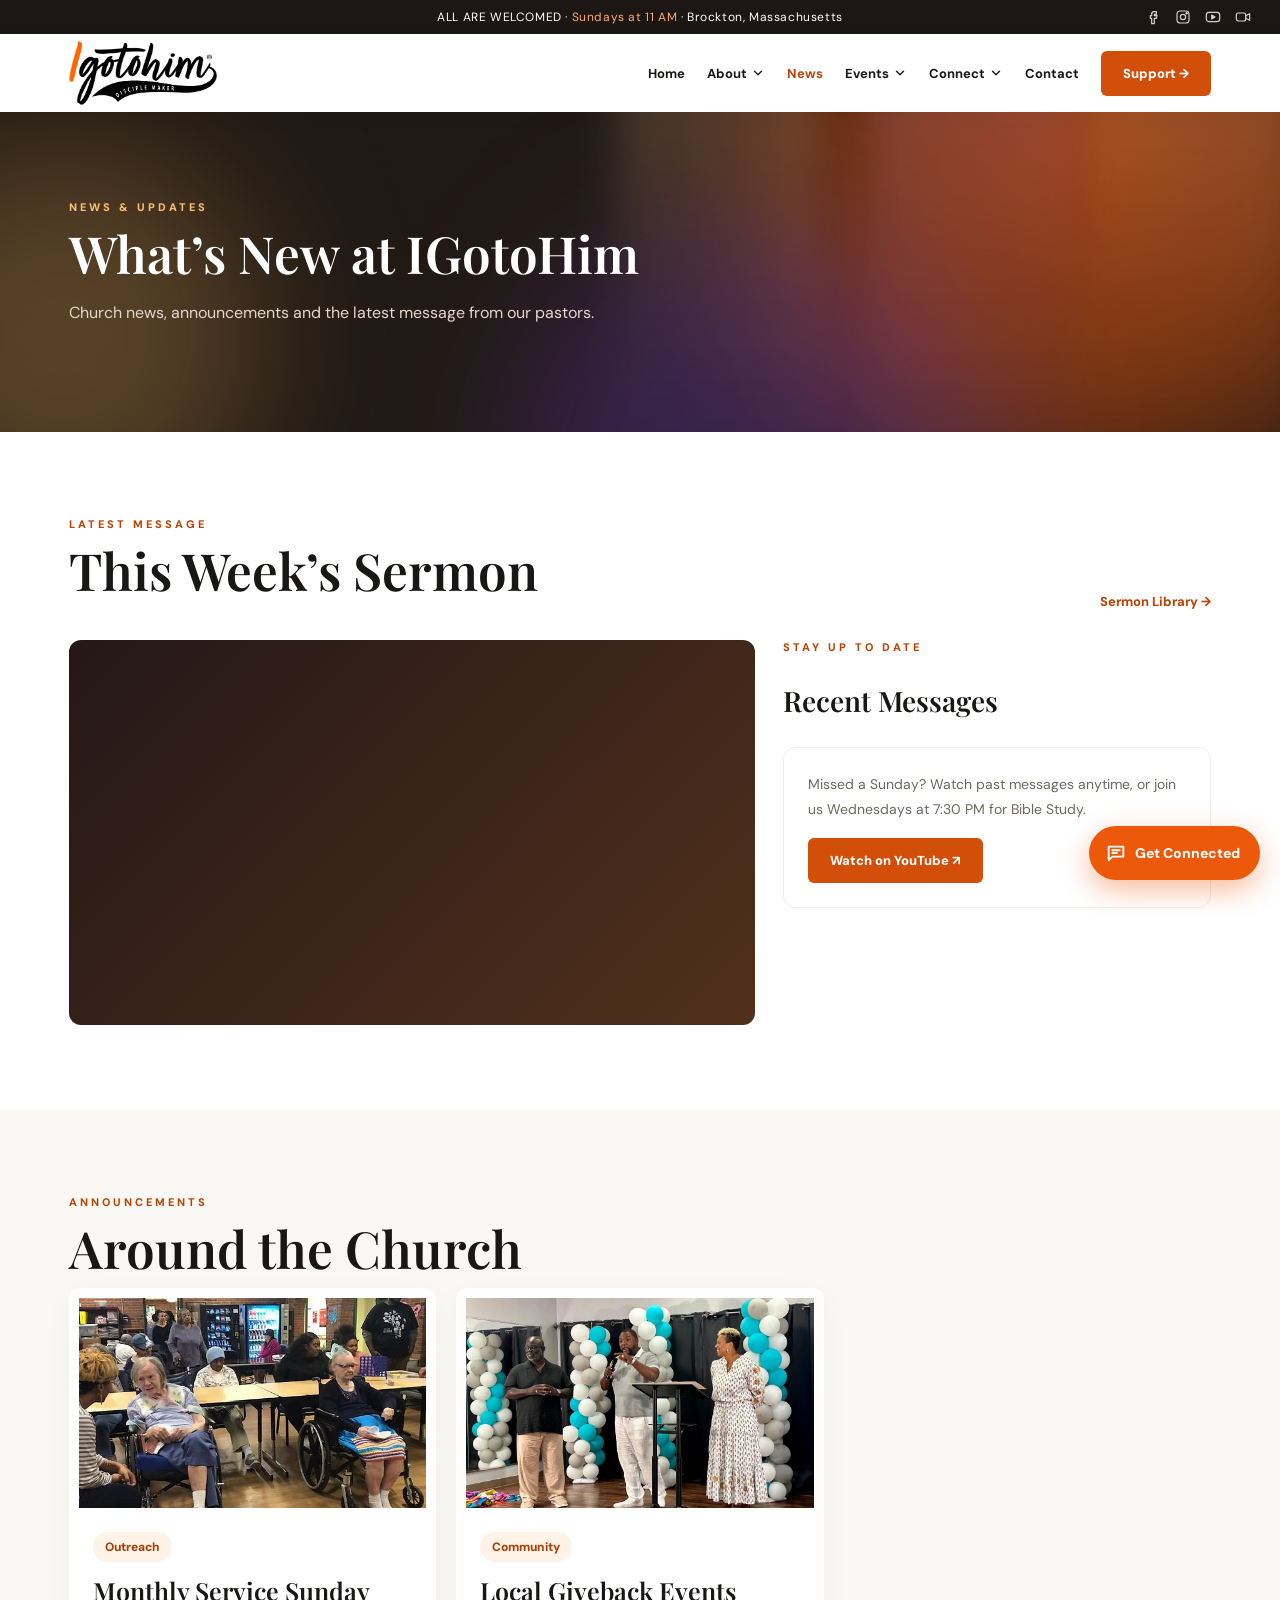
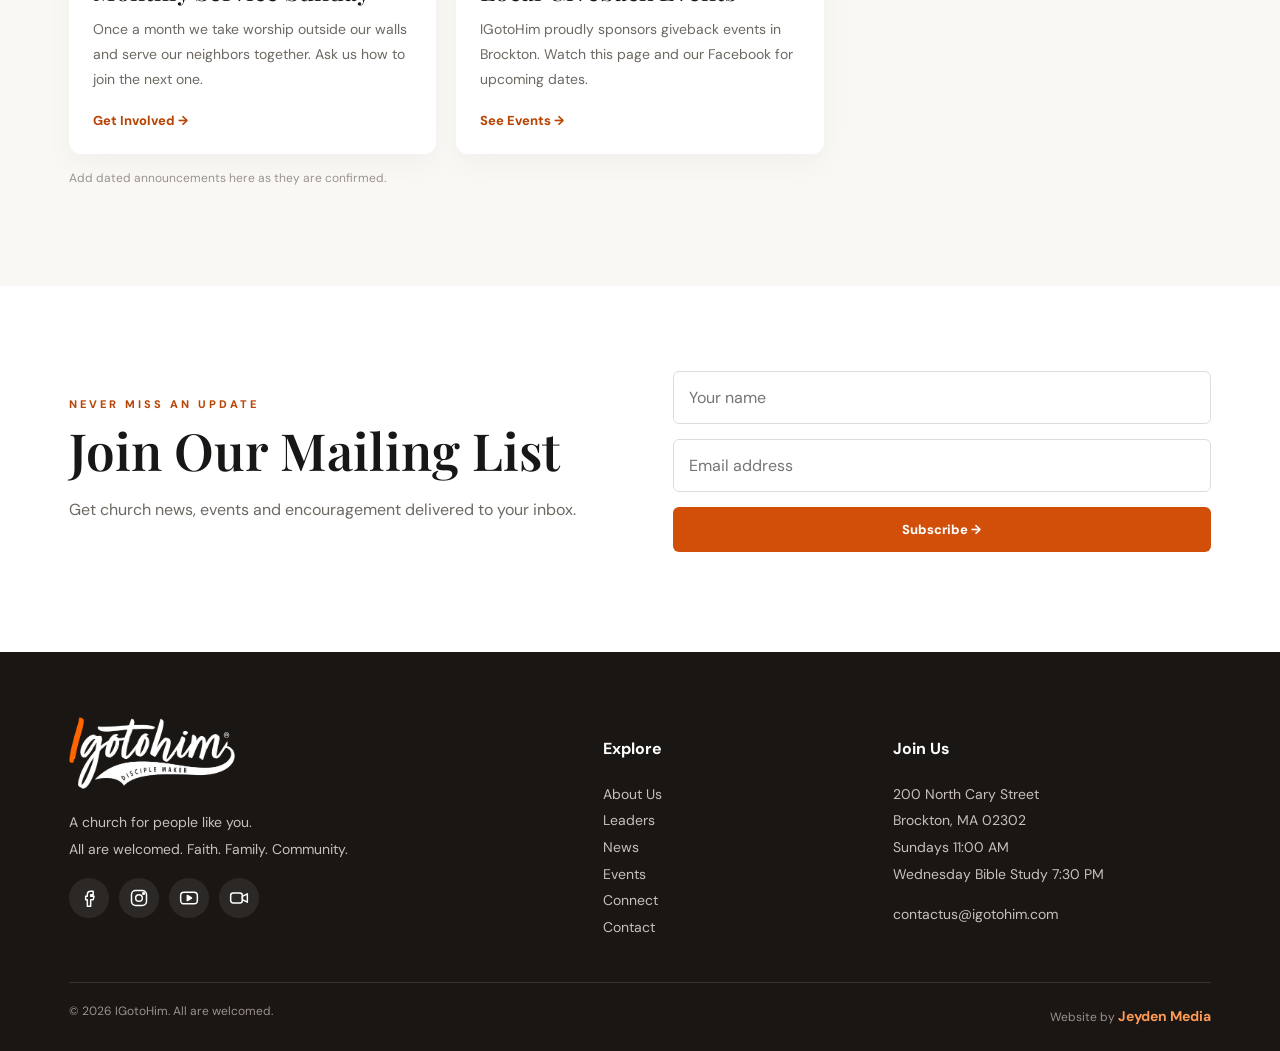
<file: news.html>
<!doctype html><html lang="en"><head><meta charset="utf-8"><meta name="viewport" content="width=device-width,initial-scale=1"><meta name="theme-color" content="#ed590b"><meta name="description" content="The latest sermon, announcements, Monthly Service Sundays, Hosanna Kids and community giveback events from IGotoHim in Brockton, MA."><link rel="canonical" href="https://www.igotohim.com/news.html"><meta name="robots" content="index,follow"><link rel="icon" type="image/png" href="assets/img/favicon.png"><link rel="apple-touch-icon" href="assets/img/apple-touch-icon.png"><meta property="og:type" content="website"><meta property="og:site_name" content="IGotoHim"><meta property="og:title" content="News & Announcements | IGotoHim Brockton"><meta property="og:description" content="The latest sermon, announcements, Monthly Service Sundays, Hosanna Kids and community giveback events from IGotoHim in Brockton, MA."><meta property="og:url" content="https://www.igotohim.com/news.html"><meta property="og:image" content="https://www.igotohim.com/assets/img/og-image.jpg"><meta property="og:image:width" content="1200"><meta property="og:image:height" content="630"><meta property="og:image:alt" content="IGotoHim: A church for people like you"><meta property="og:locale" content="en_US"><meta name="twitter:card" content="summary_large_image"><meta name="twitter:title" content="News & Announcements | IGotoHim Brockton"><meta name="twitter:description" content="The latest sermon, announcements, Monthly Service Sundays, Hosanna Kids and community giveback events from IGotoHim in Brockton, MA."><meta name="twitter:image" content="https://www.igotohim.com/assets/img/og-image.jpg"><meta name="geo.region" content="US-MA"><meta name="geo.placename" content="Brockton"><title>News & Announcements | IGotoHim Brockton</title><link rel="stylesheet" href="assets/style.css?v=20261126a"><script defer src="assets/config.js?v=20261126a"></script><script defer src="assets/app.js?v=20261126a"></script></head><body><div id="site-header"><div class="topbar">ALL ARE WELCOMED · <span>Sundays at 11 AM</span><span class="tb-loc"> · Brockton, Massachusetts</span></div><header class="nav"><div class="container nav-inner"><a class="nav-donate" href="https://app.easytithe.com/App/Form/7c1a2889-3194-436c-9861-6d94e68240a6" target="_blank" rel="noopener" aria-label="Donate to IGotoHim"><svg viewBox="0 0 24 24" aria-hidden="true"><path d="M12 20s-7-4.4-7-10a4 4 0 0 1 7-2.6A4 4 0 0 1 19 10c0 5.6-7 10-7 10z"/></svg><span>Donate</span></a><a class="brand" href="index.html"><img src="assets/logo.png" alt="IGotoHim — Disciple Maker" width="900" height="390"></a><button class="menu" aria-label="Toggle menu" aria-expanded="false">☰</button><nav class="navlinks" aria-label="Main"><a class="navitem" href="index.html">Home</a><div class="dropdown"><a class="navitem" href="about.html" aria-haspopup="true">About <svg class="chev" viewBox="0 0 24 24" aria-hidden="true"><path d="m6 9 6 6 6-6"/></svg></a><div class="dropmenu"><a href="leadership.html">Leaders</a><a href="sermons.html">Sermons</a></div></div><a class="navitem active" href="news.html">News</a><div class="dropdown"><a class="navitem" href="events.html" aria-haspopup="true">Events <svg class="chev" viewBox="0 0 24 24" aria-hidden="true"><path d="m6 9 6 6 6-6"/></svg></a><div class="dropmenu"><a href="events.html#sunday-service">Sunday Service</a><a href="events.html#bible-study">Bible Study</a></div></div><div class="dropdown"><a class="navitem" href="connect.html" aria-haspopup="true">Connect <svg class="chev" viewBox="0 0 24 24" aria-hidden="true"><path d="m6 9 6 6 6-6"/></svg></a><div class="dropmenu"><a href="connect.html#baptism">Baptism</a><a href="ministries.html">Ministries</a></div></div><a class="navitem" href="contact.html">Contact</a><a class="btn" href="https://app.easytithe.com/App/Form/7c1a2889-3194-436c-9861-6d94e68240a6" target="_blank" rel="noopener">Support →</a></nav></div></header></div><main><section class="page-hero"><div class="hero-fx" aria-hidden="true"><span class="glow g1"></span><span class="glow g2"></span><span class="glow g3"></span><span class="beam b1"></span><span class="beam b2"></span><span class="beam b3"></span><div class="sparks"><i style="--x:32%;--d:14.3s;--delay:-2.3s;--s:6px"></i><i style="--x:82%;--d:14.2s;--delay:-10.9s;--s:6px"></i><i style="--x:35%;--d:14.0s;--delay:-3.5s;--s:6px"></i><i style="--x:71%;--d:16.5s;--delay:-8.6s;--s:4px"></i><i style="--x:31%;--d:14.7s;--delay:-15.6s;--s:6px"></i><i style="--x:96%;--d:9.1s;--delay:-14.0s;--s:4px"></i><i style="--x:77%;--d:9.4s;--delay:-14.0s;--s:5px"></i><i style="--x:62%;--d:14.4s;--delay:-16.6s;--s:6px"></i><i style="--x:93%;--d:16.1s;--delay:-7.7s;--s:6px"></i><i style="--x:19%;--d:16.9s;--delay:-1.8s;--s:4px"></i><i style="--x:65%;--d:11.0s;--delay:-17.4s;--s:6px"></i><i style="--x:82%;--d:16.7s;--delay:-7.6s;--s:6px"></i><i style="--x:75%;--d:12.2s;--delay:-10.5s;--s:4px"></i><i style="--x:45%;--d:15.1s;--delay:-16.7s;--s:5px"></i><i style="--x:79%;--d:15.0s;--delay:-2.9s;--s:5px"></i><i style="--x:71%;--d:17.1s;--delay:-10.2s;--s:4px"></i><i style="--x:83%;--d:16.5s;--delay:-10.3s;--s:5px"></i><i style="--x:17%;--d:9.6s;--delay:-15.4s;--s:6px"></i><i style="--x:13%;--d:12.1s;--delay:-1.2s;--s:4px"></i><i style="--x:4%;--d:11.6s;--delay:-13.8s;--s:3px"></i><i style="--x:7%;--d:14.4s;--delay:-13.7s;--s:6px"></i><i style="--x:93%;--d:14.3s;--delay:-9.9s;--s:5px"></i></div></div><div class="container"><div class="eyebrow">NEWS &amp; UPDATES</div><h1>What’s New at IGotoHim</h1><p>Church news, announcements and the latest message from our pastors.</p></div></section><section class="section"><div class="container"><div class="section-head"><div><div class="eyebrow">LATEST MESSAGE</div><h2>This Week’s Sermon</h2></div><a class="textlink" href="sermons.html">Sermon Library →</a></div><div class="sermon-layout"><div><div class="player" id="sermon-player" aria-label="Featured sermon video"></div></div><div><div class="eyebrow">STAY UP TO DATE</div><h3 style="font:600 28px 'Playfair Display',serif">Recent Messages</h3><div id="recent-sermons"></div></div></div></div></section><section class="section soft"><div class="container"><div class="eyebrow">ANNOUNCEMENTS</div><h2>Around the Church</h2><div class="cards"><article class="card"><img loading="lazy" src="assets/img/outreach.jpg" alt="Members visiting seniors at a care home"><div class="card-content"><span class="pill">Outreach</span><h3 style="margin-top:12px">Monthly Service Sunday</h3><p>Once a month we take worship outside our walls and serve our neighbors together. Ask us how to join the next one.</p><a class="textlink" href="contact.html#message">Get Involved →</a></div></article><article class="card"><img loading="lazy" src="assets/img/leaders-event.jpg?v=2" alt="Church leaders speaking at a community gathering"><div class="card-content"><span class="pill">Community</span><h3 style="margin-top:12px">Local Giveback Events</h3><p>IGotoHim proudly sponsors giveback events in Brockton. Watch this page and our Facebook for upcoming dates.</p><a class="textlink" href="events.html">See Events →</a></div></article></div><p class="verify-note">Add dated announcements here as they are confirmed.</p></div></section><section class="section"><div class="container split"><div><div class="eyebrow">NEVER MISS AN UPDATE</div><h2>Join Our Mailing List</h2><p>Get church news, events and encouragement delivered to your inbox.</p></div><form class="form" data-mailto data-subject="Add me to the IGotoHim mailing list" data-success="You’re on the list! Thank you for staying connected."><input type="text" name="_honey" class="hp" tabindex="-1" autocomplete="off" aria-hidden="true"><input name="Name" placeholder="Your name" required><input type="email" name="Email" placeholder="Email address" required><button class="btn" type="submit">Subscribe →</button><div class="form-note" role="status"></div></form></div></section></main><div id="site-footer"><footer class="footer"><div class="container"><div class="footer-grid"><div><a class="brand" href="index.html"><img src="assets/logo-white.png" alt="IGotoHim — Disciple Maker" width="900" height="390"></a><p>A church for people like you.<br>All are welcomed. Faith. Family. Community.</p></div><div><h4>Explore</h4><div><a href="about.html">About Us</a></div><div><a href="leadership.html">Leaders</a></div><div><a href="news.html">News</a></div><div><a href="events.html">Events</a></div><div><a href="connect.html">Connect</a></div><div><a href="contact.html">Contact</a></div></div><div><h4>Join Us</h4><p>200 North Cary Street<br>Brockton, MA 02302<br>Sundays 11:00 AM<br>Wednesday Bible Study 7:30 PM</p><p><a href="mailto:contactus@igotohim.com">contactus@igotohim.com</a></p></div></div><div class="footer-bottom"><span>© <span id="year">2026</span> IGotoHim. All are welcomed.</span><span class="credit">Website by <a href="https://jeydenmedia.com" target="_blank" rel="noopener">Jeyden Media</a></span></div></div></footer></div><script defer src="assets/assistant.js?v=20261126a"></script></body></html>
</file>
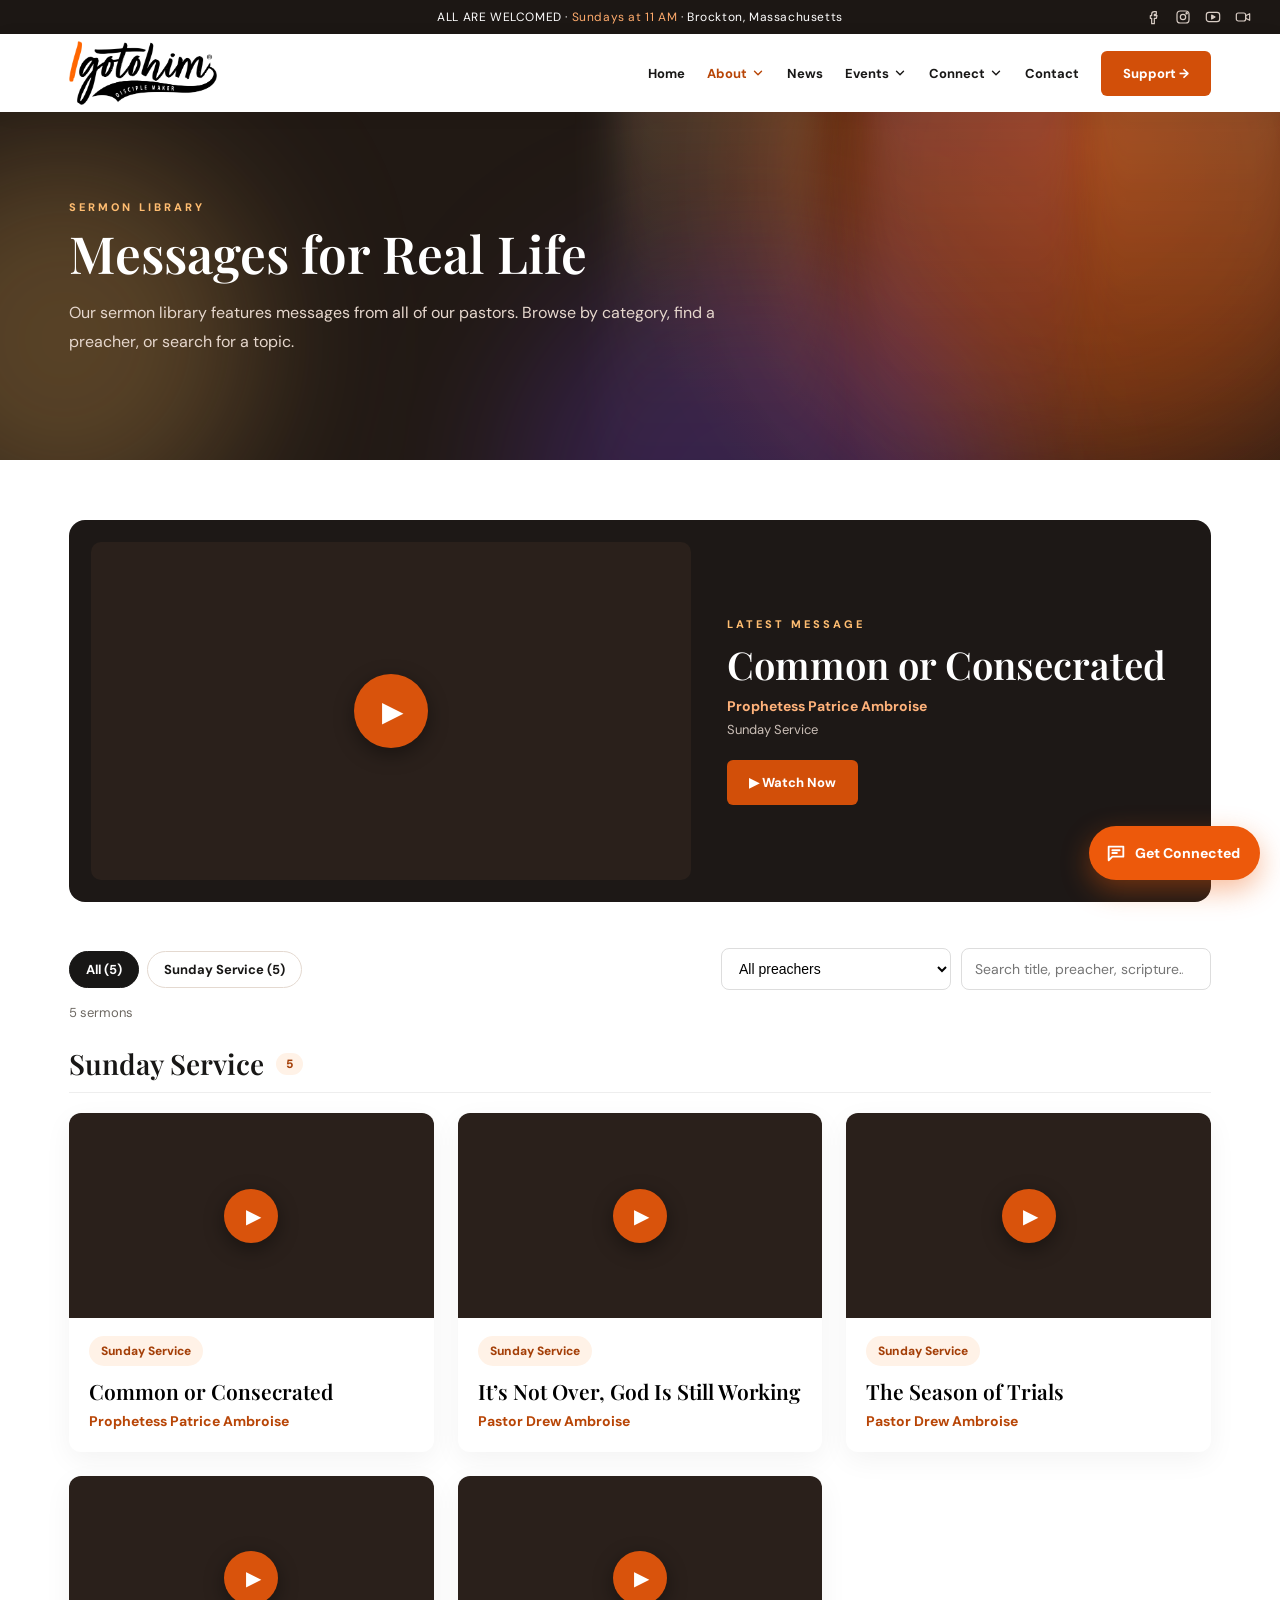
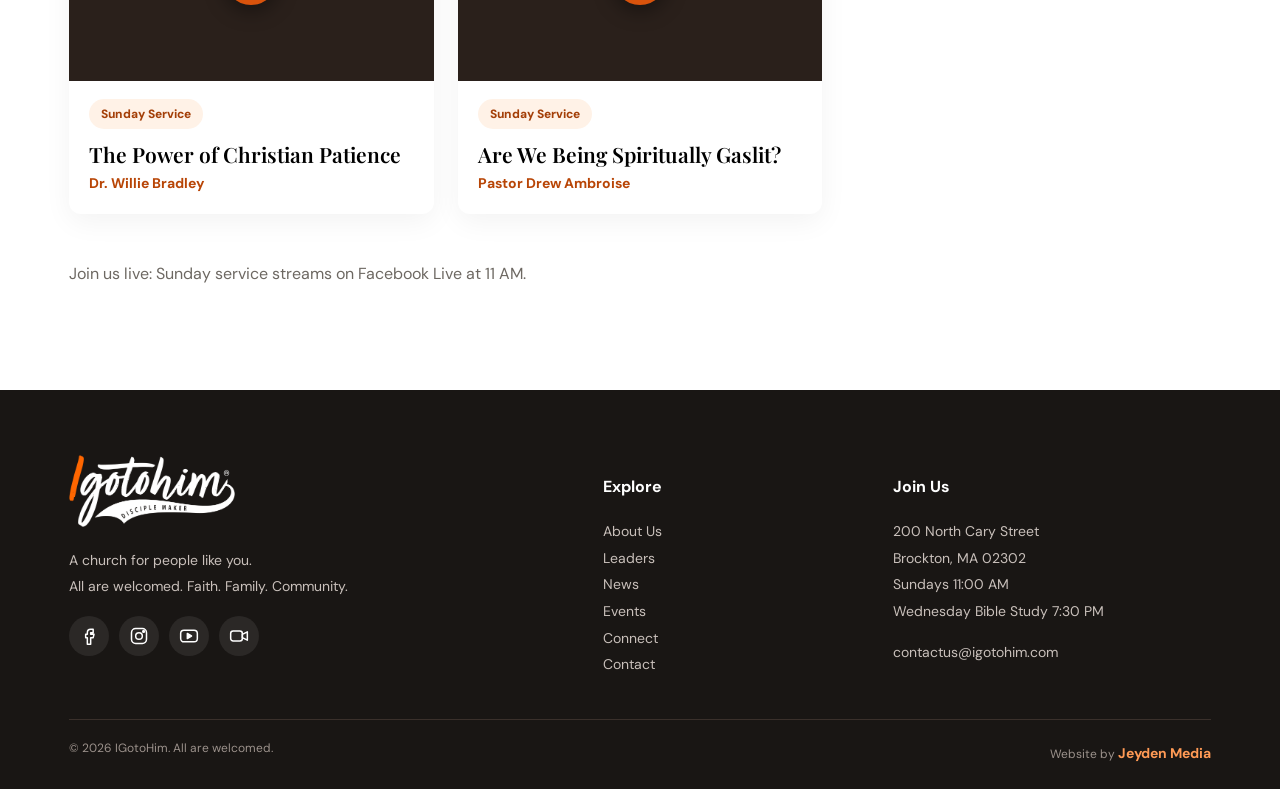
<file: sermons.html>
<!doctype html><html lang="en"><head><meta charset="utf-8"><meta name="viewport" content="width=device-width,initial-scale=1"><meta name="theme-color" content="#ed590b"><meta name="description" content="Watch Bible-based sermons from IGotoHim pastors in Brockton, MA. Browse by category or preacher and catch up on recent messages."><link rel="canonical" href="https://www.igotohim.com/sermons.html"><meta name="robots" content="index,follow"><link rel="icon" type="image/png" href="assets/img/favicon.png"><link rel="apple-touch-icon" href="assets/img/apple-touch-icon.png"><meta property="og:type" content="website"><meta property="og:site_name" content="IGotoHim"><meta property="og:title" content="Sermons | Watch Messages | IGotoHim"><meta property="og:description" content="Watch Bible-based sermons from IGotoHim pastors in Brockton, MA. Browse by category or preacher and catch up on recent messages."><meta property="og:url" content="https://www.igotohim.com/sermons.html"><meta property="og:image" content="https://www.igotohim.com/assets/img/og-image.jpg"><meta property="og:image:width" content="1200"><meta property="og:image:height" content="630"><meta property="og:image:alt" content="IGotoHim: A church for people like you"><meta property="og:locale" content="en_US"><meta name="twitter:card" content="summary_large_image"><meta name="twitter:title" content="Sermons | Watch Messages | IGotoHim"><meta name="twitter:description" content="Watch Bible-based sermons from IGotoHim pastors in Brockton, MA. Browse by category or preacher and catch up on recent messages."><meta name="twitter:image" content="https://www.igotohim.com/assets/img/og-image.jpg"><meta name="geo.region" content="US-MA"><meta name="geo.placename" content="Brockton"><title>Sermons | Watch Messages | IGotoHim</title><link rel="stylesheet" href="assets/style.css?v=20261126a"><script defer src="assets/config.js?v=20261126a"></script><script defer src="assets/app.js?v=20261126a"></script><script defer src="assets/sermons.js?v=20261126a"></script><script defer src="assets/sermons-page.js?v=20261126a"></script></head><body><div id="site-header"><div class="topbar">ALL ARE WELCOMED · <span>Sundays at 11 AM</span><span class="tb-loc"> · Brockton, Massachusetts</span></div><header class="nav"><div class="container nav-inner"><a class="nav-donate" href="https://app.easytithe.com/App/Form/7c1a2889-3194-436c-9861-6d94e68240a6" target="_blank" rel="noopener" aria-label="Donate to IGotoHim"><svg viewBox="0 0 24 24" aria-hidden="true"><path d="M12 20s-7-4.4-7-10a4 4 0 0 1 7-2.6A4 4 0 0 1 19 10c0 5.6-7 10-7 10z"/></svg><span>Donate</span></a><a class="brand" href="index.html"><img src="assets/logo.png" alt="IGotoHim — Disciple Maker" width="900" height="390"></a><button class="menu" aria-label="Toggle menu" aria-expanded="false">☰</button><nav class="navlinks" aria-label="Main"><a class="navitem" href="index.html">Home</a><div class="dropdown"><a class="navitem active" href="about.html" aria-haspopup="true">About <svg class="chev" viewBox="0 0 24 24" aria-hidden="true"><path d="m6 9 6 6 6-6"/></svg></a><div class="dropmenu"><a href="leadership.html">Leaders</a><a href="sermons.html">Sermons</a></div></div><a class="navitem" href="news.html">News</a><div class="dropdown"><a class="navitem" href="events.html" aria-haspopup="true">Events <svg class="chev" viewBox="0 0 24 24" aria-hidden="true"><path d="m6 9 6 6 6-6"/></svg></a><div class="dropmenu"><a href="events.html#sunday-service">Sunday Service</a><a href="events.html#bible-study">Bible Study</a></div></div><div class="dropdown"><a class="navitem" href="connect.html" aria-haspopup="true">Connect <svg class="chev" viewBox="0 0 24 24" aria-hidden="true"><path d="m6 9 6 6 6-6"/></svg></a><div class="dropmenu"><a href="connect.html#baptism">Baptism</a><a href="ministries.html">Ministries</a></div></div><a class="navitem" href="contact.html">Contact</a><a class="btn" href="https://app.easytithe.com/App/Form/7c1a2889-3194-436c-9861-6d94e68240a6" target="_blank" rel="noopener">Support →</a></nav></div></header></div><main><section class="page-hero"><div class="hero-fx" aria-hidden="true"><span class="glow g1"></span><span class="glow g2"></span><span class="glow g3"></span><span class="beam b1"></span><span class="beam b2"></span><span class="beam b3"></span><div class="sparks"><i style="--x:32%;--d:14.3s;--delay:-2.3s;--s:6px"></i><i style="--x:82%;--d:14.2s;--delay:-10.9s;--s:6px"></i><i style="--x:35%;--d:14.0s;--delay:-3.5s;--s:6px"></i><i style="--x:71%;--d:16.5s;--delay:-8.6s;--s:4px"></i><i style="--x:31%;--d:14.7s;--delay:-15.6s;--s:6px"></i><i style="--x:96%;--d:9.1s;--delay:-14.0s;--s:4px"></i><i style="--x:77%;--d:9.4s;--delay:-14.0s;--s:5px"></i><i style="--x:62%;--d:14.4s;--delay:-16.6s;--s:6px"></i><i style="--x:93%;--d:16.1s;--delay:-7.7s;--s:6px"></i><i style="--x:19%;--d:16.9s;--delay:-1.8s;--s:4px"></i><i style="--x:65%;--d:11.0s;--delay:-17.4s;--s:6px"></i><i style="--x:82%;--d:16.7s;--delay:-7.6s;--s:6px"></i><i style="--x:75%;--d:12.2s;--delay:-10.5s;--s:4px"></i><i style="--x:45%;--d:15.1s;--delay:-16.7s;--s:5px"></i><i style="--x:79%;--d:15.0s;--delay:-2.9s;--s:5px"></i><i style="--x:71%;--d:17.1s;--delay:-10.2s;--s:4px"></i><i style="--x:83%;--d:16.5s;--delay:-10.3s;--s:5px"></i><i style="--x:17%;--d:9.6s;--delay:-15.4s;--s:6px"></i><i style="--x:13%;--d:12.1s;--delay:-1.2s;--s:4px"></i><i style="--x:4%;--d:11.6s;--delay:-13.8s;--s:3px"></i><i style="--x:7%;--d:14.4s;--delay:-13.7s;--s:6px"></i><i style="--x:93%;--d:14.3s;--delay:-9.9s;--s:5px"></i></div></div><div class="container"><div class="eyebrow">SERMON LIBRARY</div><h1>Messages for Real Life</h1><p>Our sermon library features messages from all of our pastors. Browse by category, find a preacher, or search for a topic.</p></div></section><section class="section" style="padding-top:60px"><div class="container"><div id="s-featured"></div><div class="s-toolbar"><div class="s-chips" id="s-cats" role="group" aria-label="Sermon categories"></div><div class="s-filters"><label class="sr-only" for="s-preacher">Preacher</label><select id="s-preacher"><option value="">All preachers</option></select><label class="sr-only" for="s-search">Search sermons</label><input id="s-search" type="search" placeholder="Search title, preacher, scripture…"></div></div><div class="s-count" id="s-count" aria-live="polite"></div><div id="s-grid"></div><p style="margin-top:40px">Join us live: Sunday service streams on Facebook Live at 11 AM.</p></div></section><div class="s-modal" id="s-modal" hidden role="dialog" aria-modal="true" aria-label="Sermon video"><div class="s-modal-box"><button class="s-close" type="button" aria-label="Close video">×</button><div class="s-modal-video"></div><div class="s-modal-info"><h3 class="s-modal-title"></h3><div class="s-modal-meta"></div><a class="textlink s-modal-yt" target="_blank" rel="noopener" href="#">Watch on YouTube ↗</a></div></div></div></main><div id="site-footer"><footer class="footer"><div class="container"><div class="footer-grid"><div><a class="brand" href="index.html"><img src="assets/logo-white.png" alt="IGotoHim — Disciple Maker" width="900" height="390"></a><p>A church for people like you.<br>All are welcomed. Faith. Family. Community.</p></div><div><h4>Explore</h4><div><a href="about.html">About Us</a></div><div><a href="leadership.html">Leaders</a></div><div><a href="news.html">News</a></div><div><a href="events.html">Events</a></div><div><a href="connect.html">Connect</a></div><div><a href="contact.html">Contact</a></div></div><div><h4>Join Us</h4><p>200 North Cary Street<br>Brockton, MA 02302<br>Sundays 11:00 AM<br>Wednesday Bible Study 7:30 PM</p><p><a href="mailto:contactus@igotohim.com">contactus@igotohim.com</a></p></div></div><div class="footer-bottom"><span>© <span id="year">2026</span> IGotoHim. All are welcomed.</span><span class="credit">Website by <a href="https://jeydenmedia.com" target="_blank" rel="noopener">Jeyden Media</a></span></div></div></footer></div><script defer src="assets/assistant.js?v=20261126a"></script></body></html>
</file>
<file: assets/style.css>
@import url('https://fonts.googleapis.com/css2?family=Caveat:wght@500;700&family=DM+Sans:wght@400;500;600;700;800&family=Playfair+Display:ital,wght@0,500;0,600;0,700;1,500&display=swap');
:root{--orange:#ed590b;--gold:#f3b65b;--ink:#181716;--cream:#faf8f5;--muted:#6d6862;--orange-text:#b84506}*{box-sizing:border-box}html{scroll-behavior:smooth}body{margin:0;font-family:'DM Sans',sans-serif;color:var(--ink);background:#fff}a{color:inherit;text-decoration:none}button,input,textarea{font:inherit}button{cursor:pointer}.container{max-width:1190px;margin:auto;padding:0 24px}.topbar{background:#1c1714;color:#fff;text-align:center;padding:9px;font-size:12px;letter-spacing:.05em}.topbar span{color:#ffab6c}.nav{position:sticky;top:0;z-index:30;background:#fff;box-shadow:0 3px 20px #0000000c}.nav-inner{display:flex;align-items:center;justify-content:space-between;min-height:78px;gap:22px}.brand{display:flex;align-items:center;gap:10px;font-size:25px;font-weight:800;letter-spacing:-1.2px}.brand small{display:block;font-size:9px;letter-spacing:3px;margin-top:-3px}.mark{width:48px;height:48px;border-radius:50%;background:linear-gradient(135deg,#ffc13e,#f15c12,#e93b65);color:white;display:grid;place-items:center;font-size:34px;font-weight:500}.navlinks{display:flex;align-items:center;gap:22px;font-size:13px;font-weight:700}.navlinks a:not(.btn):hover,.navlinks a.active{color:var(--orange-text)}.navlinks a.btn{color:#fff}.btn{display:inline-flex;align-items:center;justify-content:center;gap:9px;border:0;border-radius:6px;background:#d24f09;color:white;padding:14px 22px;font-weight:800;font-size:13px;transition:.2s}.btn:hover{transform:translateY(-2px);background:#c94b08}.btn.outline{background:transparent;border:1px solid currentColor;color:inherit}.btn.light{background:white;color:var(--ink)}.menu{display:none;background:none;border:0;font-size:27px}.hero{min-height:560px;background:linear-gradient(90deg,rgba(17,13,12,.94) 0%,rgba(17,13,12,.72) 42%,rgba(17,13,12,.15) 100%),url('https://images.unsplash.com/photo-1511632765486-a01980e01a18?w=1800&q=85') center/cover;display:flex;align-items:center;color:white}.eyebrow{text-transform:uppercase;letter-spacing:3px;font-size:11px;font-weight:800;color:var(--orange-text)}.hero .eyebrow{color:#ffbd71}.hero h1{font:600 clamp(46px,6vw,84px)/1.06 'Playfair Display',serif;max-width:730px;margin:20px 0}.hero h1 em{color:#ff8d39;font-weight:500}.hero p{font-size:18px;max-width:530px;color:#eae4df;line-height:1.7}.actions{display:flex;gap:12px;flex-wrap:wrap;margin-top:28px}.service-strip{background:#fff;border-bottom:1px solid #eee}.service-grid{display:grid;grid-template-columns:repeat(3,1fr);padding-top:22px;padding-bottom:22px}.service-item{padding:8px 28px;border-right:1px solid #e4dfda;display:flex;gap:15px;align-items:center}.service-item:first-child{padding-left:0}.service-item:last-child{border:0}.service-item .sym{font-size:28px;color:var(--orange)}.service-item b{display:block;font-size:14px}.service-item span{color:var(--orange-text);font-weight:800}.section{padding:85px 0}.section.soft{background:var(--cream)}.section.dark{background:#1d1816;color:white}.section-head{display:flex;justify-content:space-between;align-items:end;gap:20px;margin-bottom:30px}.section h2,.page-hero h1{font:600 clamp(33px,4vw,53px)/1.15 'Playfair Display',serif;margin:10px 0}.section p{line-height:1.8;color:var(--muted)}.dark p{color:#d4c9c2}.accent{color:var(--orange)}.sermon-layout{display:grid;grid-template-columns:1.6fr 1fr;gap:28px}.player{aspect-ratio:16/9;background:linear-gradient(135deg,#241817,#51301c);border-radius:12px;overflow:hidden;display:grid;place-items:center;color:white;text-align:center}.player iframe{width:100%;height:100%;border:0}.player .placeholder{padding:25px}.player .play{font-size:52px;color:#ff904c}.sermon-row{display:flex;align-items:center;gap:15px;padding:15px;border:1px solid #eee;border-radius:10px;margin-bottom:10px;background:white;text-align:left;width:100%;transition:.2s}.sermon-row:hover,.sermon-row.selected{border-color:var(--orange);background:#fff9f4}.sermon-row .thumb{background:#29201b;color:#ff9a55;border-radius:7px;width:80px;height:62px;display:grid;place-items:center;font-size:24px;flex-shrink:0}.sermon-row strong{display:block;font-size:14px}.sermon-row small{color:#777}.cards{display:grid;grid-template-columns:repeat(3,1fr);gap:20px}.card{border-radius:12px;overflow:hidden;background:white;box-shadow:0 8px 28px #0000000a;transition:.25s}.card:hover{transform:translateY(-5px);box-shadow:0 12px 35px #00000018}.card img{width:100%;height:220px;object-fit:cover;display:block}.card-content{padding:24px}.card h3{font:600 25px 'Playfair Display',serif;margin:0 0 10px}.card p{margin:0 0 16px;font-size:14px}.textlink{color:var(--orange-text);font-weight:800;font-size:13px}.split{display:grid;grid-template-columns:1fr 1fr;align-items:center;gap:65px}.split img{width:100%;max-height:460px;object-fit:cover;border-radius:12px}.event-list{display:grid;gap:12px}.event{border:1px solid #e8e2dd;border-radius:10px;padding:20px;display:flex;gap:20px;align-items:center;background:white}.event .date{background:var(--orange);color:white;border-radius:8px;min-width:78px;text-align:center;padding:12px;font-weight:800}.event h3{margin:0 0 5px}.event p{margin:0;font-size:13px}.page-hero{background:#211914;color:#fff;padding:88px 0;background-image:radial-gradient(circle at 85% 10%,#78300e,transparent 42%)}.page-hero p{max-width:650px;line-height:1.8;color:#e6d7cd}.quote{font:italic 28px 'Playfair Display',serif;line-height:1.5}.stats{display:grid;grid-template-columns:repeat(3,1fr);gap:20px;text-align:center}.stats div{background:#fff7f1;padding:35px;border-radius:10px}.stats strong{display:block;color:var(--orange);font-size:27px}.form{display:grid;gap:15px;max-width:650px}.form input,.form textarea{border:1px solid #ddd;border-radius:6px;padding:15px;width:100%;background:#fff}.form textarea{min-height:140px}.footer{background:#191614;color:#f7f2ee;padding:65px 0 22px}.footer-grid{display:grid;grid-template-columns:2fr 1fr 1.3fr;gap:45px}.footer p,.footer a{color:#c9c0bb;font-size:14px;line-height:1.9}.footer a:hover{color:#ff9956}.footer h4{color:#fff}.footer-bottom{border-top:1px solid #3a302b;margin-top:40px;padding-top:20px;color:#9b918b;font-size:12px}.notice{padding:14px;border-radius:8px;background:#fff4e8;color:#7a3e15;font-size:13px}.search{width:100%;padding:14px;border:1px solid #ddd;border-radius:8px;margin-bottom:20px}.empty{padding:20px;border:1px dashed #ddd;border-radius:8px}.maplink{color:var(--orange);font-weight:700}.pill{display:inline-block;padding:7px 12px;background:#fff2e7;color:#a43f08;border-radius:99px;font-size:12px;font-weight:800}.grid2{display:grid;grid-template-columns:repeat(2,1fr);gap:24px}@media(max-width:900px){.navlinks{display:none;position:absolute;top:78px;left:0;right:0;background:#fff;padding:25px;flex-direction:column;align-items:start;box-shadow:0 12px 20px #0002}.navlinks.open{display:flex}.menu{display:block}.sermon-layout,.split{grid-template-columns:1fr}.cards{grid-template-columns:repeat(2,1fr)}.footer-grid{grid-template-columns:1fr 1fr}}@media(max-width:620px){.container{padding:0 18px}.hero{min-height:550px;background-position:62% center}.hero h1{font-size:46px}.service-grid{grid-template-columns:1fr}.service-item{border-right:0;border-bottom:1px solid #eee;padding:14px 0}.cards,.grid2,.stats,.footer-grid{grid-template-columns:1fr}.section{padding:60px 0}.section-head{display:block}.brand{font-size:21px}.mark{width:41px;height:41px}.topbar{font-size:10px}}
.sym svg{width:28px;height:28px;fill:none;stroke:var(--orange);stroke-width:1.8;stroke-linecap:round;stroke-linejoin:round;display:block}.dark .eyebrow{color:#ffbd71}.dark .accent{color:#ff8d39}.expect{background:#fff;border-bottom:1px solid #eee}.expect-head{display:grid;grid-template-columns:1fr 1fr;gap:40px;align-items:end;margin-bottom:36px}.expect-head p{margin:0}.expect-grid{display:grid;grid-template-columns:repeat(4,1fr);gap:20px}.expect-item{background:var(--cream);border-radius:12px;padding:26px}.expect-item .sym{width:52px;height:52px;border-radius:50%;background:#fff;display:grid;place-items:center;margin-bottom:16px}.expect-item h3{margin:0 0 8px;font-size:18px}.expect-item p{margin:0;font-size:14px;line-height:1.7}.expect .actions{margin-top:30px}.dark-outline{color:var(--ink)}.verify-note{font-size:12px;color:#9a928b!important;margin-top:14px}.portrait{aspect-ratio:4/5;max-height:460px;width:100%;border-radius:12px;background:linear-gradient(160deg,#3a2419,#1d1816 60%);display:flex;flex-direction:column;align-items:center;justify-content:center;gap:12px;color:#fff;border:2px dashed #ffffff30;justify-self:center;max-width:380px}.portrait span{font:600 64px "Playfair Display",serif;color:#ff9a55}.portrait small{color:#d4c9c2;font-size:13px;text-align:center;padding:0 24px}.yt-cta{background:#fff;border:1px solid #eee;border-radius:12px;padding:24px}.yt-cta p{margin:0 0 16px;font-size:14px}@media(max-width:900px){.expect-grid{grid-template-columns:repeat(2,1fr)}.expect-head{grid-template-columns:1fr;gap:10px}}@media(max-width:620px){.expect-grid{grid-template-columns:1fr}}.player .placeholder p{color:#d9cdc5}
.brand img{height:64px;width:auto;display:block}.footer .brand img{height:72px;margin-bottom:6px}@media(max-width:620px){.brand img{height:46px}}.service-item small.sub{display:block;color:var(--muted);font-size:12px;margin-top:2px}.event>.textlink{margin-left:auto;white-space:nowrap}.event .date.small{font-size:12px;padding:14px 6px}.page-hero .eyebrow{color:#ffbd71}
.hero.has-photo{background:radial-gradient(circle at 85% 20%,#7a3410,transparent 45%),#1a1412}.hero-grid{display:grid;grid-template-columns:1.25fr .75fr;gap:50px;align-items:center;padding-top:60px;padding-bottom:60px}.hero-photo{margin:0;position:relative}.hero-photo:before{content:"";position:absolute;inset:18px -18px -18px 18px;border:2px solid #ed590b;border-radius:14px}.hero-photo img{position:relative;width:100%;aspect-ratio:1/1.05;object-fit:cover;object-position:center 20%;border-radius:14px;display:block;box-shadow:0 25px 60px #0007}.card img[src*="sunday-service"]{object-position:center 15%}@media(max-width:900px){.hero-grid{grid-template-columns:1fr;gap:36px}.hero-photo{max-width:420px}}.hero.banner{min-height:600px;background:linear-gradient(90deg,rgba(17,13,12,.15) 0%,rgba(17,13,12,.55) 45%,rgba(17,13,12,.93) 72%),url("img/banner.jpg") left center/cover #1a1412}.hero.banner .hero-grid{grid-template-columns:.85fr 1.15fr}.hero.banner h1{font-size:clamp(44px,5vw,74px)}@media(max-width:900px){.hero.banner{background:linear-gradient(180deg,rgba(17,13,12,.35) 0%,rgba(17,13,12,.88) 55%),url("img/banner.jpg") 22% top/auto 340px no-repeat #1a1412;min-height:auto}.hero.banner .hero-grid{grid-template-columns:1fr;padding-top:250px}.hero-spacer{display:none}}.hero.banner .hero-grid{grid-template-columns:1.08fr .92fr}.hero.banner h1{font-size:clamp(42px,4.4vw,64px)}.hero.banner{background:linear-gradient(90deg,rgba(17,13,12,.1) 0%,rgba(17,13,12,.45) 42%,rgba(17,13,12,.92) 62%),url("img/banner.jpg") 15% center/cover #1a1412}
@media(max-width:900px){.hero.banner{background:linear-gradient(180deg,rgba(17,13,12,.25) 0,rgba(17,13,12,.6) 200px,#1a1412 330px),url("img/banner.jpg") 20% top/auto 340px no-repeat #1a1412}}
@media(max-width:900px){.hero.banner .hero-grid{grid-template-columns:1fr}}
.dropdown{position:relative}.navitem{display:inline-flex;align-items:center;gap:4px;padding:8px 0}.chev{width:14px;height:14px;fill:none;stroke:currentColor;stroke-width:2.4;stroke-linecap:round;stroke-linejoin:round;transition:.2s}.dropmenu{position:absolute;top:100%;left:-14px;min-width:190px;background:#fff;border-radius:10px;box-shadow:0 14px 35px #0000001f;padding:8px;opacity:0;visibility:hidden;transform:translateY(6px);transition:.18s;z-index:40}.dropmenu a{display:block;padding:10px 14px;border-radius:7px;font-weight:600;white-space:nowrap}.dropmenu a:hover{background:#fff4ec;color:var(--orange-text)}.dropdown:hover .dropmenu,.dropdown:focus-within .dropmenu{opacity:1;visibility:visible;transform:none}.dropdown:hover .chev,.dropdown:focus-within .chev{transform:rotate(180deg)}.anchor{scroll-margin-top:90px}.facts{list-style:none;padding:0;margin:20px 0 4px;display:grid;gap:10px}.facts li{padding-left:18px;position:relative;color:var(--muted)}.facts li:before{content:"";position:absolute;left:0;top:.65em;width:7px;height:7px;border-radius:50%;background:var(--orange)}.facts b{color:var(--ink)}.split img.tall{object-position:center 20%}@media(max-width:900px){.navlinks{gap:4px}.dropdown{width:100%}.navitem{padding:10px 0}.navitem .chev{display:none}.dropmenu{position:static;opacity:1;visibility:visible;transform:none;box-shadow:none;padding:0 0 6px 14px;border-left:2px solid #f2e3d8;border-radius:0;min-width:0}.dropmenu a{padding:7px 10px;font-size:13px;color:var(--muted)}.navlinks .btn{margin-top:10px}}.scripture{background:linear-gradient(180deg,#fff7f0,#fdeee2);text-align:center;position:relative;overflow:hidden}.scripture:before{content:"“";position:absolute;top:-60px;left:50%;transform:translateX(-50%);font:700 320px/1 "Playfair Display",serif;color:#ed590b14;pointer-events:none}.scripture-inner{max-width:860px;position:relative}.sotd-date{font-size:13px;color:var(--muted);margin-top:6px}.sotd-text{font:italic 500 clamp(24px,3vw,36px)/1.45 "Playfair Display",serif;color:var(--ink);margin:26px 0 18px}.sotd-ref{font-weight:800;color:var(--orange-text);letter-spacing:.04em}.sotd-meaning{margin:26px auto 0;max-width:620px;background:#fff;border-radius:12px;padding:18px 22px;box-shadow:0 8px 24px #ed590b14;color:var(--muted);line-height:1.7;font-size:15px}.sotd-meaning b{color:var(--ink)}.scripture{padding:60px 0}
.sr-only{position:absolute;width:1px;height:1px;overflow:hidden;clip:rect(0 0 0 0)}.s-feature{display:grid;grid-template-columns:1.3fr 1fr;gap:36px;align-items:center;width:100%;text-align:left;background:#1d1816;color:#fff;border:0;border-radius:16px;padding:22px;margin-bottom:46px}.s-feature h2{font:600 clamp(28px,3vw,40px)/1.2 "Playfair Display",serif;margin:10px 0}.s-feature .eyebrow{color:#ffbd71}.s-feature .s-preacher{color:#ffb27a;font-weight:700}.s-feature .s-meta{color:#cbbfb7;margin:6px 0 22px}.s-thumb{position:relative;aspect-ratio:16/9;background:#2a201b;border-radius:10px;overflow:hidden}.s-thumb img{width:100%;height:100%;object-fit:cover;display:block;transition:.3s}.s-play{position:absolute;inset:0;margin:auto;width:54px;height:54px;border-radius:50%;background:#ed590be6;color:#fff;display:grid;place-items:center;font-size:20px;padding-left:4px;box-shadow:0 6px 20px #0006;transition:.2s}.s-thumb.big .s-play{width:74px;height:74px;font-size:28px}.s-card:hover .s-thumb img,.s-feature:hover .s-thumb img{transform:scale(1.04)}.s-card:hover .s-play,.s-feature:hover .s-play{transform:scale(1.1)}.s-toolbar{display:flex;justify-content:space-between;align-items:center;gap:18px;flex-wrap:wrap;margin-bottom:14px}.s-chips{display:flex;gap:8px;flex-wrap:wrap}.chip{border:1px solid #e4d9d0;background:#fff;border-radius:99px;padding:9px 16px;font-weight:700;font-size:13px;color:var(--ink)}.chip:hover{border-color:var(--orange)}.chip.on{background:var(--ink);color:#fff;border-color:var(--ink)}.s-filters{display:flex;gap:10px;flex-wrap:wrap}.s-filters select,.s-filters input{border:1px solid #ddd;border-radius:8px;padding:11px 13px;background:#fff;font-size:14px}.s-filters input{min-width:250px}.s-count{font-size:13px;color:var(--muted);margin:6px 0 24px}.s-group{margin-bottom:46px}.s-group-head{display:flex;align-items:center;gap:12px;border-bottom:1px solid #eee;padding-bottom:10px;margin-bottom:20px}.s-group-head h2{font:600 28px "Playfair Display",serif;margin:0}.s-group-count{background:#fff2e7;color:#a43f08;border-radius:99px;padding:3px 10px;font-size:12px;font-weight:800}.s-cards{display:grid;grid-template-columns:repeat(3,1fr);gap:24px}.s-card{border:0;background:#fff;text-align:left;padding:0;border-radius:12px;overflow:hidden;box-shadow:0 8px 28px #0000000d;transition:.25s}.s-card:hover{transform:translateY(-4px);box-shadow:0 14px 34px #00000018}.s-card .s-thumb{border-radius:0}.s-body{padding:18px 20px 22px}.s-body h3{font:600 21px/1.3 "Playfair Display",serif;margin:12px 0 6px}.s-preacher{font-weight:700;color:var(--orange-text);font-size:14px}.s-meta{font-size:13px;color:var(--muted);margin-top:4px}.s-modal{position:fixed;inset:0;background:#0b0807e6;z-index:100;display:grid;place-items:center;padding:20px}.s-modal[hidden]{display:none}.s-modal-box{width:min(960px,100%);background:#1d1816;border-radius:14px;overflow:hidden;position:relative;color:#fff}.s-modal-video{aspect-ratio:16/9;background:#000}.s-modal-video iframe{width:100%;height:100%;border:0}.s-modal-info{padding:18px 22px}.s-modal-title{font:600 24px "Playfair Display",serif;margin:0 0 6px}.s-modal-meta{color:#cbbfb7;font-size:14px;margin-bottom:10px}.s-modal .textlink{color:#ffb27a}.s-close{position:absolute;top:10px;right:12px;z-index:2;width:40px;height:40px;border-radius:50%;border:0;background:#000a;color:#fff;font-size:26px;line-height:1}@media(max-width:900px){.s-feature{grid-template-columns:1fr;gap:18px}.s-cards{grid-template-columns:repeat(2,1fr)}}@media(max-width:620px){.s-cards{grid-template-columns:1fr}.s-filters,.s-filters select,.s-filters input{width:100%;min-width:0}}.card img.pos-top{object-position:center 20%}.split img.tall{max-height:560px}.visit-photo{display:block;width:100%;max-height:340px;object-fit:cover;object-position:center 25%;border-radius:12px;margin-top:28px}.pastor-photo{width:100%;border-radius:12px;object-fit:cover;box-shadow:0 18px 45px #0000001f}.pastor-photo.tall-portrait{aspect-ratio:4/5;max-height:520px;object-position:center 30%;max-width:420px;justify-self:center}.pastor-photo.wide{aspect-ratio:4/3;max-height:460px}.scripture-grid{display:grid;grid-template-columns:.8fr 1.2fr;gap:56px;align-items:center;text-align:left}.scripture-grid .scripture-inner{max-width:none}.scripture-grid .sotd-meaning{margin-left:0;max-width:none}.scripture:before{left:auto;right:4%;transform:none}.sotd-photo{width:100%;aspect-ratio:4/5;max-height:520px;object-fit:cover;object-position:center 30%;border-radius:14px;box-shadow:0 20px 50px #5a24101f}@media(max-width:900px){.scripture-grid{grid-template-columns:1fr;gap:30px}.sotd-photo{aspect-ratio:4/3;max-height:340px}}
.hero.banner{position:relative;overflow:hidden;isolation:isolate}.hero.banner>.container{position:relative;z-index:2}
.hero-fx{position:absolute;inset:0;z-index:1;pointer-events:none;overflow:hidden}
.hero-fx .glow{position:absolute;border-radius:50%;filter:blur(70px);mix-blend-mode:screen;opacity:.42;will-change:transform}
.hero-fx .g1{width:46vw;height:46vw;background:#ed590b;right:-8vw;top:-18vw;animation:glowA 16s ease-in-out infinite alternate}
.hero-fx .g2{width:38vw;height:38vw;background:#7b3cff;right:22vw;bottom:-22vw;opacity:.32;animation:glowB 19s ease-in-out infinite alternate}
.hero-fx .g3{width:30vw;height:30vw;background:#f3b65b;left:-10vw;top:10%;opacity:.18;animation:glowA 23s ease-in-out infinite alternate-reverse}
@keyframes glowA{0%{transform:translate(0,0) scale(1)}50%{transform:translate(-6vw,5vw) scale(1.15)}100%{transform:translate(3vw,9vw) scale(.95)}}
@keyframes glowB{0%{transform:translate(0,0) scale(1)}50%{transform:translate(8vw,-6vw) scale(1.2)}100%{transform:translate(-5vw,-3vw) scale(1)}}
.hero-fx .beam{position:absolute;top:-20%;width:16vw;height:150%;transform-origin:50% 0;background:linear-gradient(180deg,rgba(255,214,170,.32),rgba(255,180,120,.08) 55%,transparent 85%);filter:blur(18px);mix-blend-mode:screen;opacity:.55}
.hero-fx .b1{left:48%;animation:sweep 11s ease-in-out infinite alternate}
.hero-fx .b2{left:68%;background:linear-gradient(180deg,rgba(190,150,255,.30),rgba(150,110,255,.07) 55%,transparent 85%);animation:sweep 14s ease-in-out infinite alternate-reverse}
.hero-fx .b3{left:85%;animation:sweep 17s ease-in-out -5s infinite alternate}
@keyframes sweep{0%{transform:rotate(18deg)}100%{transform:rotate(-18deg)}}
.hero-fx .sparks i{position:absolute;bottom:-10px;left:var(--x);width:var(--s);height:var(--s);border-radius:50%;background:#ffd2a1;box-shadow:0 0 10px 2px #ff9a4d;opacity:0;animation:rise var(--d) linear var(--delay) infinite}
@keyframes rise{0%{transform:translate(0,0);opacity:0}10%{opacity:.85}70%{opacity:.6}100%{transform:translate(30px,-620px);opacity:0}}
@media(prefers-reduced-motion:reduce){.hero-fx *{animation:none!important}.hero-fx .sparks{display:none}}
.social{display:flex;gap:10px;margin-top:16px}.social a{width:40px;height:40px;border-radius:50%;display:grid;place-items:center;background:#ffffff14;color:#fff;transition:.2s}.social a:hover{background:var(--orange)}.social svg{width:20px;height:20px;fill:none;stroke:currentColor;stroke-width:1.8;stroke-linecap:round;stroke-linejoin:round}#visit .social a{background:#fff2e7;color:var(--orange-text)}#visit .social a:hover{background:var(--orange);color:#fff}.topbar{position:relative}.social-top{position:absolute;right:24px;top:50%;transform:translateY(-50%);margin:0;gap:4px}.topbar .social a{width:26px;height:26px;background:transparent;color:#d9cdc5}.topbar .social a:hover{background:transparent;color:#ff9a55}.topbar .social svg{width:16px;height:16px}@media(max-width:900px){.social-top{position:static;transform:none;justify-content:center;margin-top:4px}}/* ===== Mobile refinements ===== */
.menu{width:44px;height:44px;display:none;align-items:center;justify-content:center}
@media(max-width:900px){
  .menu{display:inline-flex}
  .navlinks{max-height:calc(100vh - 78px);overflow-y:auto}
  .navlinks .navitem{min-height:44px;font-size:15px}
  .dropmenu a{min-height:40px;display:flex;align-items:center;font-size:14px}
  .navlinks .btn{width:100%;min-height:48px}
}
@media(max-width:620px){
  body{-webkit-text-size-adjust:100%}
  .topbar{font-size:11px;padding:8px 12px;line-height:1.5}
  .topbar .social a{width:36px;height:36px}
  .topbar .social svg{width:18px;height:18px}
  .section{padding:52px 0}
  .page-hero{padding:56px 0}
  .section h2,.page-hero h1{font-size:32px}
  .hero.banner .hero-grid{padding-bottom:44px}
  .hero.banner h1{font-size:40px}
  .actions{flex-direction:column;align-items:stretch}
  .actions .btn,.split .btn,.sotd-meaning+.btn{width:100%;min-height:48px}
  .btn{min-height:48px;font-size:14px}
  .textlink{display:inline-flex;align-items:center;min-height:44px;font-size:14px}
  /* What to Expect: compact 2-column tiles */
  .expect-grid{grid-template-columns:1fr 1fr;gap:12px}
  .expect-item{padding:18px 16px}
  .expect-item .sym{width:42px;height:42px;margin-bottom:10px}
  .expect-item .sym svg{width:22px;height:22px}
  .expect-item h3{font-size:15px}
  .expect-item p{font-size:13px;line-height:1.55}
  /* cards */
  .card img{height:190px}
  .card-content{padding:20px}
  .cards{gap:16px}
  /* events: stack the link under the text */
  .event{flex-wrap:wrap;gap:14px;padding:16px}
  .event>.textlink{margin-left:0;width:100%;border-top:1px solid #f0e8e2;padding-top:6px}
  .event .date{min-width:66px;padding:10px 8px;font-size:14px}
  .event h3{font-size:17px}
  /* scripture */
  .sotd-text{font-size:23px;margin:18px 0 12px}
  .sotd-photo{max-height:300px}
  /* forms: 16px prevents iPhone zoom on focus */
  .form input,.form textarea,.s-filters input,.s-filters select,.search{font-size:16px}
  .form button{min-height:50px}
  /* sermons */
  .s-feature{padding:14px;gap:14px;margin-bottom:30px}
  .s-feature .btn{width:100%}
  .s-chips{flex-wrap:nowrap;overflow-x:auto;-webkit-overflow-scrolling:touch;padding-bottom:6px;margin:0 -18px;padding-left:18px;padding-right:18px}
  .chip{white-space:nowrap;min-height:40px}
  .s-modal{padding:0;place-items:stretch}
  .s-modal-box{border-radius:0;align-self:center}
  /* footer: bigger tap targets */
  .footer{padding-top:48px}
  .footer-grid{gap:30px}
  .footer-grid a{display:inline-block;padding:6px 0}
  .footer .social a{width:44px;height:44px}
  .facts li{font-size:15px}
  .portrait,.pastor-photo.tall-portrait{max-height:380px}
}
@media(max-width:360px){.expect-grid{grid-template-columns:1fr}.hero.banner h1{font-size:34px}}
.topbar .tb-loc{color:inherit}@media(max-width:620px){.topbar .tb-loc{display:none}.footer-grid .social a{display:grid;padding:0}#visit p a{display:inline-block;padding:10px 0}}/* Connect page */
.slideshow{position:relative;border-radius:14px;overflow:hidden;box-shadow:0 20px 50px #00000022;background:#1d1816;aspect-ratio:4/3.4}
.slides{position:absolute;inset:0}
.slide{position:absolute;inset:0;margin:0;opacity:0;transition:opacity .9s ease}
.slide.on{opacity:1}
.slide img{width:100%;height:100%;object-fit:cover;display:block}
.slide figcaption{position:absolute;left:0;right:0;bottom:0;padding:44px 18px 40px;background:linear-gradient(transparent,#000a);color:#fff;font-weight:700;font-size:15px}
.ss-nav{position:absolute;top:50%;transform:translateY(-50%);width:44px;height:44px;border-radius:50%;border:0;background:#0007;color:#fff;font-size:28px;line-height:1;display:grid;place-items:center;padding-bottom:3px}
.ss-nav:hover{background:var(--orange)}.ss-nav.prev{left:12px}.ss-nav.next{right:12px}
.dots{position:absolute;left:0;right:0;bottom:14px;display:flex;justify-content:center;gap:8px}
.dot{width:10px;height:10px;padding:0;border-radius:50%;border:0;background:#fff8;position:relative}
.dot::after{content:"";position:absolute;inset:-12px}
.dot.on{background:var(--orange);width:26px;border-radius:99px}
.scripture-q{font:italic 19px/1.6 "Playfair Display",serif;color:var(--ink)!important;border-left:3px solid var(--orange);padding-left:18px;margin:22px 0}
.scripture-q span{display:block;font:700 13px "DM Sans",sans-serif;color:var(--orange-text);margin-top:6px;font-style:normal}
.saved-head{max-width:640px;margin-bottom:34px}
.abc{display:grid;grid-template-columns:repeat(3,1fr);gap:20px}
.abc-item{background:#fff;border-radius:14px;padding:28px;box-shadow:0 8px 28px #0000000c;position:relative}
.abc-letter{display:grid;place-items:center;width:52px;height:52px;border-radius:50%;background:var(--orange);color:#fff;font:700 24px "Playfair Display",serif;margin-bottom:14px}
.abc-item h3{font:600 24px "Playfair Display",serif;margin:0 0 6px}
.abc-item p{margin:0 0 12px}
.abc-v{font-style:italic;font-size:14px;color:var(--ink)!important;background:#fff7f0;border-radius:8px;padding:12px 14px}
.abc-v span{display:block;font-style:normal;font-weight:800;font-size:12px;color:var(--orange-text);margin-top:4px}
.prayer-box{display:grid;grid-template-columns:1.3fr 1fr;gap:30px;margin-top:30px;background:#1d1816;color:#fff;border-radius:16px;padding:36px}
.prayer-box .eyebrow{color:#ffbd71}.prayer-box h3{font:600 26px "Playfair Display",serif;margin:8px 0 14px}
.prayer{font:italic 19px/1.75 "Playfair Display",serif;color:#f3e9e2!important;margin:0}
.prayer-cta{background:#ffffff0d;border-radius:12px;padding:24px;display:flex;flex-direction:column;gap:12px}
.prayer-cta h3{font-size:22px;margin:0}.prayer-cta p{color:#d4c9c2!important;margin:0 0 6px}
.prayer-cta .btn.dark-outline{color:#fff;border-color:#fff}.prayer-cta .textlink{color:#ffb27a}
@media(max-width:900px){.abc{grid-template-columns:1fr}.prayer-box{grid-template-columns:1fr;padding:26px}}
@media(max-width:620px){.slideshow{aspect-ratio:4/4.2}.scripture-q{font-size:17px}.prayer{font-size:17px}.abc-item{padding:22px}.ss-nav{width:40px;height:40px}}
@media(prefers-reduced-motion:reduce){.slide{transition:none}}
.sotd-photo[src*="pastor-prayer"],#prayer img[src*="pastor-prayer"]{object-position:center 25%}
/* Welcome modal */
.wm{position:fixed;inset:0;z-index:200;display:grid;place-items:center;padding:18px;opacity:0;transition:opacity .25s}
.wm.show{opacity:1}.wm[hidden]{display:none}
.wm-backdrop{position:absolute;inset:0;background:#0b0807cc;backdrop-filter:blur(3px)}
.wm-box{position:relative;width:min(440px,100%);max-height:calc(100vh - 36px);overflow:auto;background:#fff;border-radius:16px;box-shadow:0 30px 80px #0008;transform:translateY(14px) scale(.98);transition:transform .3s}
.wm.show .wm-box{transform:none}
.wm-close{position:absolute;top:10px;right:10px;z-index:3;width:40px;height:40px;border-radius:50%;border:0;background:#000a;color:#fff;font-size:26px;line-height:1;display:grid;place-items:center;padding-bottom:2px}
.wm-close:hover{background:var(--orange)}
.wm-slides{position:relative;aspect-ratio:533/640;background:#1d1816}
.wm-slide{position:absolute;inset:0;width:100%;height:100%;object-fit:cover;opacity:0;transition:opacity .9s}
.wm-slide.on{opacity:1}
.wm-dots{position:absolute;left:0;right:0;bottom:10px;display:flex;justify-content:center;gap:8px;z-index:2}
.wm-dot{width:10px;height:10px;padding:0;border:0;border-radius:99px;background:#fff9;box-shadow:0 0 0 1px #0003;position:relative}
.wm-dot::after{content:"";position:absolute;inset:-12px}
.wm-dot.on{background:var(--orange);width:26px}
.wm-body{padding:20px 22px 22px;text-align:center}
.wm-body h2{font:600 26px "Playfair Display",serif;margin:0 0 6px}
.wm-body p{margin:0 0 16px;color:var(--muted);font-size:15px;line-height:1.6}
.wm-actions{display:flex;gap:10px;justify-content:center;flex-wrap:wrap}
.wm-actions .btn{flex:1;min-width:150px}
@media(max-width:620px){.wm{padding:10px}.wm-slides{max-height:58vh;aspect-ratio:auto;height:58vh}.wm-slide{object-fit:contain;background:#1d1816}.wm-body{padding:16px}.wm-body h2{font-size:22px}}
@media(prefers-reduced-motion:reduce){.wm,.wm-box,.wm-slide{transition:none}}
.wm-slides{overflow:visible}.wm-dots{bottom:-24px}.wm-dot{background:#d8cfc8;box-shadow:none}.wm-body{padding-top:34px}
/* ===== Polaroid photos (black & white) ===== */
.pol-wrap{position:relative;isolation:isolate;padding:10px 14px 18px;width:100%}
.pol-wrap::before{content:"";position:absolute;inset:10px 14px 18px;background:#f3f1ee;border:1px solid #e6e1dc;border-radius:3px;box-shadow:0 10px 28px #00000022;z-index:-1;transform:rotate(4deg) translate(8px,4px)}
.pol-wrap.tilt-r::before{transform:rotate(-4deg) translate(-8px,4px)}
.polaroid{margin:0;background:#fff;padding:12px 12px 54px;border-radius:3px;box-shadow:0 18px 40px #0000002e,0 2px 6px #0000001a;transform:rotate(-2deg);transition:transform .4s ease,box-shadow .4s;position:relative}
.tilt-r>.polaroid{transform:rotate(2deg)}
.polaroid img,.split .polaroid img,.pastor-photo,.sotd-photo,.visit-photo{display:block;width:100%;border-radius:0!important;box-shadow:none!important;margin:0!important;max-width:none;filter:grayscale(1) contrast(1.06) brightness(1.02);transition:filter .5s}
.polaroid figcaption{position:absolute;left:12px;right:12px;bottom:10px;text-align:center;font:600 26px/1.2 'Caveat',cursive;color:#2b2522}
.pw-tall .polaroid img{max-height:520px}
.pw-pastor-photo .polaroid img{aspect-ratio:4/3;max-height:440px;object-fit:cover}
.pw-sotd-photo .polaroid img{aspect-ratio:4/5;max-height:500px;object-fit:cover;object-position:center 25%}
.pw-visit-photo{margin-top:30px}.pw-visit-photo .polaroid img{max-height:340px;object-fit:cover;object-position:center 25%}
.split .pol-wrap .polaroid img{max-height:460px;object-fit:cover}
@media(hover:hover){.pol-wrap:hover>.polaroid{transform:rotate(0) scale(1.02);box-shadow:0 26px 54px #00000038}.pol-wrap:hover .polaroid img,.pol-wrap:hover .slide img{filter:none}}
/* slideshow as a polaroid */
.slideshow.pf{background:#fff;border-radius:3px;overflow:visible;transform:rotate(-2deg);box-shadow:0 18px 40px #0000002e,0 2px 6px #0000001a;transition:transform .4s}
.slideshow.pf .slides{inset:12px 12px 54px;overflow:hidden}
.slideshow.pf .slide img{filter:grayscale(1) contrast(1.06);transition:filter .5s}
.slideshow.pf .slide figcaption{top:100%;bottom:auto;left:0;right:70px;padding:8px 2px 0;background:none;color:#2b2522;font:600 24px/1.2 'Caveat',cursive;text-align:left}
.slideshow.pf .dots{left:auto;right:16px;bottom:20px;justify-content:flex-end}
.slideshow.pf .dot{background:#cfc7c0}.slideshow.pf .dot.on{background:var(--orange)}
.slideshow.pf .ss-nav{top:calc(50% - 21px)}
@media(hover:hover){.pw-slideshow:hover .slideshow.pf{transform:rotate(0)}}
/* card photos: B&W with a thin white polaroid border */
.card img{filter:grayscale(1) contrast(1.05);border:10px solid #fff;border-bottom-width:0;box-sizing:border-box;transition:filter .5s}
@media(hover:hover){.card:hover img{filter:none}}
@media(max-width:620px){
  .pol-wrap{padding:6px 10px 12px}.pol-wrap::before{inset:6px 10px 12px}
  .polaroid{padding:8px 8px 42px;transform:rotate(-1.2deg)}.tilt-r>.polaroid{transform:rotate(1.2deg)}
  .polaroid figcaption{font-size:22px;bottom:7px}
  .slideshow.pf .slides{inset:8px 8px 44px}.slideshow.pf{transform:rotate(-1deg)}.slideshow.pf .slide figcaption{font-size:20px}
  .card img{border-width:8px}
}
@media(prefers-reduced-motion:reduce){.polaroid,.slideshow.pf{transition:none}}
.slideshow.pf .slides{overflow:visible}.slideshow.pf .slide{overflow:visible}.slideshow.pf .slide img{position:absolute;inset:0}
/* Polaroids in full color */
.polaroid img,.split .polaroid img,.pastor-photo,.sotd-photo,.visit-photo,.slideshow.pf .slide img,.card img{filter:none!important}
/* Leaders grid */
.leaders{display:grid;grid-template-columns:repeat(auto-fit,minmax(190px,1fr));gap:22px;margin-top:10px}
.leader{background:#fff;border-radius:14px;padding:26px 18px 22px;text-align:center;box-shadow:0 8px 28px #0000000d;transition:.25s}
.leader:hover{transform:translateY(-4px);box-shadow:0 14px 34px #00000016}
.leader-photo{width:132px;height:132px;border-radius:50%;object-fit:cover;display:block;margin:0 auto 16px;border:5px solid #fff;box-shadow:0 0 0 3px var(--orange),0 10px 24px #00000022}
.leader-initials{display:grid;place-items:center;background:linear-gradient(135deg,#3a2419,#1d1816);color:#ff9a55;font:600 40px "Playfair Display",serif}
.leader h3{font:600 21px "Playfair Display",serif;margin:0 0 4px}
.leader p{margin:0;font-size:14px;color:var(--orange-text)!important;font-weight:700}
@media(max-width:620px){.leaders{grid-template-columns:1fr 1fr;gap:12px}.leader{padding:18px 10px}.leader-photo{width:96px;height:96px;margin-bottom:12px;border-width:4px}.leader-initials{font-size:30px}.leader h3{font-size:17px}.leader p{font-size:12.5px}}
.inline-link{color:var(--orange-text);font-weight:700;text-decoration:underline;text-underline-offset:3px}.leader-initials{background:radial-gradient(circle at 50% 50%,#3e70b6,#08265f);color:#fff}
@media(max-width:620px){
  .slideshow.pf .slides{inset:8px 8px 52px}
  .slideshow.pf .slide figcaption{right:62px;font-size:19px;line-height:1.1;padding-top:6px}
  .slideshow.pf .dots{right:12px;bottom:22px}
  .slideshow.pf .dot.on{width:20px}
}
.expect-feature{display:grid;grid-template-columns:.85fr 1.15fr;gap:56px;align-items:center;margin-bottom:40px}.ef-title{font:600 clamp(28px,3vw,38px)/1.15 "Playfair Display",serif;margin:8px 0 14px}.expect-feature p{margin:0 0 14px}.ef-note{font-weight:700;color:var(--ink)!important;font-size:15px}.expect-feature .polaroid img{aspect-ratio:1/1;object-fit:cover;object-position:center 30%}.expect-grid.three{grid-template-columns:repeat(3,1fr)}@media(max-width:900px){.expect-feature{grid-template-columns:1fr;gap:26px}.expect-feature .pol-wrap{max-width:440px;margin:0 auto}}@media(max-width:620px){.expect-grid.three{grid-template-columns:1fr}.expect-grid.three .expect-item{display:grid;grid-template-columns:42px 1fr;column-gap:14px;align-items:start}.expect-grid.three .expect-item .sym{grid-row:span 2;margin:0}.expect-grid.three .expect-item h3{margin-top:2px}.expect-feature{margin-bottom:28px}}.hp{position:absolute!important;left:-9999px!important;width:1px;height:1px;opacity:0}.form-note{font-size:14px;font-weight:600}.form-note.ok{color:#1e7a3c}.form-note.err{color:#b42318}.form button[disabled]{opacity:.7;cursor:wait}.wm-box{width:min(460px,100%)}
.wm-slides{aspect-ratio:3/4;max-height:64vh;background:#120e0d}
.wm-slide{object-fit:contain}
@media(max-width:620px){.wm-slides{height:auto;max-height:60vh;aspect-ratio:3/4}.wm-slide{object-fit:contain}}
.wm-slides{width:100%}

.nav-donate{display:none}
@media(max-width:900px){
  .nav-inner{display:grid;grid-template-columns:1fr auto 1fr;align-items:center;gap:8px}
  .nav-inner .brand{grid-column:2;justify-self:center}
  .nav-donate{grid-column:1;justify-self:start;display:inline-flex;align-items:center;gap:6px;background:var(--orange);color:#fff;font-weight:800;font-size:13px;padding:0 14px;min-height:40px;border-radius:99px;box-shadow:0 4px 12px #ed590b40}
  .nav-donate svg{width:16px;height:16px;fill:#fff}
  .nav-inner .menu{grid-column:3;justify-self:end}
  .navlinks{grid-column:1/-1}
}
@media(max-width:340px){.nav-donate span{display:none}.nav-donate{padding:0;width:40px;justify-content:center}}
.kf-photos{position:relative;padding-bottom:70px}.kf-photos .kf-main .polaroid img{aspect-ratio:4/3;object-fit:cover}.kf-photos .kf-small{position:absolute;width:52%;right:-14px;bottom:-6px;z-index:2}.kf-photos .kf-small .polaroid{padding:8px 8px 38px}.kf-photos .kf-small .polaroid img{aspect-ratio:4/3;object-fit:cover;object-position:center 40%}.kf-photos .kf-small figcaption{font-size:21px;bottom:6px}.kf-photos .kf-main{width:88%}@media(max-width:620px){.kf-photos{padding-bottom:50px}.kf-photos .kf-small{width:56%;right:-4px}.kf-photos .kf-small .polaroid{padding:6px 6px 30px}.kf-photos .kf-small figcaption{font-size:17px;bottom:4px}}.kf-photos .kf-main figcaption{text-align:left;padding-left:14px}
/* ===== Welcome Assistant ===== */
.ga{position:fixed;right:20px;bottom:20px;z-index:150;font-family:'DM Sans',sans-serif}
.ga-launch{display:flex;align-items:center;gap:8px;border:0;border-radius:99px;background:var(--orange);color:#fff;font-weight:800;font-size:14px;padding:0 20px 0 16px;height:54px;box-shadow:0 10px 28px #ed590b66;cursor:pointer;transition:.2s}
.ga-launch:hover{transform:translateY(-2px);background:#c94b08}
.ga-launch svg{width:22px;height:22px;fill:none;stroke:#fff;stroke-width:2;stroke-linecap:round;stroke-linejoin:round}
.ga.open .ga-launch{display:none}
.ga-panel{position:absolute;right:0;bottom:0;width:380px;height:min(600px,calc(100vh - 40px));background:#fff;border-radius:18px;box-shadow:0 24px 70px #0005;display:flex;flex-direction:column;overflow:hidden}
.ga-panel[hidden]{display:none}
.ga-head{display:flex;align-items:center;gap:12px;background:#1d1816;color:#fff;padding:14px 14px 14px 16px}
.ga-head img{height:34px;width:auto}.ga-head b{display:block;font-size:15px}.ga-head small{color:#c9bfb8;font-size:12px}
.ga-head>div{flex:1}
.ga-close{width:40px;height:40px;border:0;border-radius:50%;background:#ffffff14;color:#fff;font-size:24px;line-height:1;cursor:pointer}
.ga-close:hover{background:var(--orange)}
.ga-log{flex:1;overflow-y:auto;padding:16px 14px;display:flex;flex-direction:column;gap:10px;background:var(--cream)}
.ga-msg{max-width:86%;padding:11px 14px;border-radius:16px;font-size:14.5px;line-height:1.5;word-wrap:break-word}
.ga-bot{background:#fff;color:var(--ink);border-bottom-left-radius:4px;box-shadow:0 2px 8px #0000000d;align-self:flex-start}
.ga-bot a{color:var(--orange-text);font-weight:700;text-decoration:underline;text-underline-offset:2px}
.ga-me{background:var(--orange);color:#fff;border-bottom-right-radius:4px;align-self:flex-end}
.ga-typing{display:flex;gap:4px;padding:14px}
.ga-typing span{width:7px;height:7px;border-radius:50%;background:#c9bfb8;animation:gaDot 1s infinite}
.ga-typing span:nth-child(2){animation-delay:.15s}.ga-typing span:nth-child(3){animation-delay:.3s}
@keyframes gaDot{0%,60%,100%{opacity:.35;transform:none}30%{opacity:1;transform:translateY(-3px)}}
.ga-sum{list-style:none;padding:0;margin:8px 0;display:grid;gap:4px;font-size:13.5px}
.ga-sum li span{display:inline-block;min-width:96px;color:var(--muted);font-weight:600}
.ga-links{display:grid;gap:6px;margin-top:8px}.ga-links a{display:block;background:var(--cream);border-radius:10px;padding:9px 12px;text-decoration:none!important}
.ga-chips{display:flex;flex-wrap:wrap;gap:8px;padding:10px 14px;background:var(--cream);border-top:1px solid #f0e8e2}
.ga-chips:empty{display:none}
.ga-chip{border:1.5px solid var(--orange);background:#fff;color:var(--orange-text);border-radius:99px;padding:9px 14px;font-size:13.5px;font-weight:700;cursor:pointer;min-height:40px}
.ga-chip:hover,.ga-chip.on{background:var(--orange);color:#fff}
.ga-done{background:var(--ink);border-color:var(--ink);color:#fff}.ga-skip{border-color:#cfc7c0;color:var(--muted)}
.ga-form{display:flex;gap:8px;padding:10px 12px;border-top:1px solid #eee;background:#fff}
.ga-input{flex:1;border:1px solid #ddd;border-radius:99px;padding:12px 16px;font-size:16px;min-width:0}
.ga-input:focus{outline:2px solid var(--orange);outline-offset:0;border-color:transparent}
.ga-send{width:46px;height:46px;border:0;border-radius:50%;background:var(--orange);display:grid;place-items:center;cursor:pointer;flex-shrink:0}
.ga-send svg{width:20px;height:20px;fill:#fff}
@media(max-width:620px){
  .ga{right:14px;bottom:14px}
  .ga-launch{height:50px;padding:0 16px 0 14px;font-size:13px}
  .ga.open{inset:0;right:0;bottom:0}
  .ga-panel{position:fixed;inset:0;width:auto;height:100%;border-radius:0}
}
@media(prefers-reduced-motion:reduce){.ga-typing span{animation:none}}
.ga-sum li{display:grid;grid-template-columns:112px 1fr;gap:8px}.ga-sum li span{min-width:0}
.kf-photos{padding-top:40px}.kf-photos .kf-top{position:absolute;width:34%;right:-10px;top:-14px;z-index:3}.kf-photos .kf-top .polaroid{padding:7px 7px 34px;transform:rotate(5deg)}.kf-photos .kf-top .polaroid img{aspect-ratio:1/1;object-fit:cover}.kf-photos .kf-top figcaption{font-size:19px;bottom:5px}@media(max-width:620px){.kf-photos{padding-top:30px}.kf-photos .kf-top{width:36%;right:-2px;top:-10px}.kf-photos .kf-top .polaroid{padding:5px 5px 26px}.kf-photos .kf-top figcaption{font-size:15px;bottom:3px}}.kf-photos .kf-top{top:0}.kf-photos{padding-top:56px}@media(max-width:620px){.kf-photos .kf-top{top:0}.kf-photos{padding-top:44px}}
@media(min-width:901px){.leaders{grid-template-columns:repeat(3,1fr);max-width:900px;margin-left:auto;margin-right:auto}}
.page-hero{position:relative;overflow:hidden;isolation:isolate}.page-hero>.container{position:relative;z-index:2}.page-hero .hero-fx .glow{opacity:.34}.page-hero .hero-fx .glow{opacity:.26}.page-hero .hero-fx .g2{opacity:.22}
.footer-bottom{display:flex;justify-content:space-between;gap:10px;flex-wrap:wrap}.footer-bottom .credit a{color:#ff9a55;font-weight:700}.footer-bottom .credit a:hover{text-decoration:underline}@media(max-width:620px){.footer-bottom{flex-direction:column;text-align:center}}
.merch{background:linear-gradient(160deg,#1d1816 0%,#2a1a12 55%,#3a1f10 100%);color:#fff;position:relative;overflow:hidden}
.merch::before{content:"";position:absolute;right:-12%;top:-30%;width:60%;aspect-ratio:1;border-radius:50%;background:radial-gradient(#ed590b55,transparent 65%)}
.merch .container{position:relative}
.merch-grid{display:grid;grid-template-columns:1fr 1.05fr;gap:56px;align-items:center}
.merch .eyebrow{color:#ffbd71}.merch h2{color:#fff}.merch p{color:#d9cdc5}
.merch-photos{position:relative;height:620px}
.mp{position:absolute;margin:0;background:#fff;padding:10px 10px 12px;border-radius:4px;box-shadow:0 24px 50px #0008}
.mp img{display:block;width:100%;height:100%;object-fit:cover}
.mp1{left:0;top:30px;width:58%;height:430px;transform:rotate(-4deg);z-index:2}
.mp2{right:0;top:0;width:50%;height:360px;transform:rotate(4deg);z-index:1}
.mp3{right:6%;bottom:0;width:44%;height:300px;transform:rotate(-2deg);z-index:3}
.mp1 img{object-position:center 25%}.mp2 img{object-position:center 30%}.mp3 img{object-position:center 45%}
.offers{display:grid;grid-template-columns:1fr 1fr;gap:16px;margin:26px 0 16px}
.offer{position:relative;background:#ffffff0f;border:1px solid #ffffff24;border-radius:16px;padding:22px;display:flex;flex-direction:column}
.offer.best{background:#fff;color:var(--ink);border-color:#fff;box-shadow:0 18px 40px #0006}
.offer .badge{position:absolute;top:-12px;right:16px;background:var(--orange);color:#fff;font-size:11px;font-weight:800;letter-spacing:.1em;padding:6px 10px;border-radius:99px}
.offer-top{display:flex;justify-content:space-between;align-items:flex-start;gap:10px}
.offer h3{margin:0;font:600 21px/1.2 "Playfair Display",serif}
.price{font:800 46px/1 "DM Sans",sans-serif;color:#ffb27a}.price sup{font-size:20px;vertical-align:top;position:relative;top:6px}
.offer.best .price{color:var(--orange)}
.offer ul{list-style:none;padding:0;margin:14px 0 18px;display:grid;gap:8px;font-size:14px}
.offer li{display:flex;gap:8px;align-items:center}
.offer li svg{width:16px;height:16px;fill:none;stroke:#ffb27a;stroke-width:3;stroke-linecap:round;stroke-linejoin:round;flex-shrink:0}
.offer.best li svg{stroke:var(--orange)}
.offer .btn{margin-top:auto;width:100%}
.offer:not(.best) .btn{background:transparent;border:1.5px solid #fff}
.offer:not(.best) .btn:hover{background:#fff;color:var(--ink)}
.merch-note{font-size:13.5px!important;color:#c9bfb8!important;margin:0}.merch-note b{color:#fff}
@media(max-width:900px){.merch-grid{grid-template-columns:1fr;gap:36px}.merch-photos{height:520px;max-width:560px;width:100%;margin:0 auto}}
@media(max-width:620px){.merch-photos{height:420px}.mp1{height:300px}.mp2{height:250px}.mp3{height:210px}.offers{grid-template-columns:1fr}.price{font-size:40px}}
</file>
